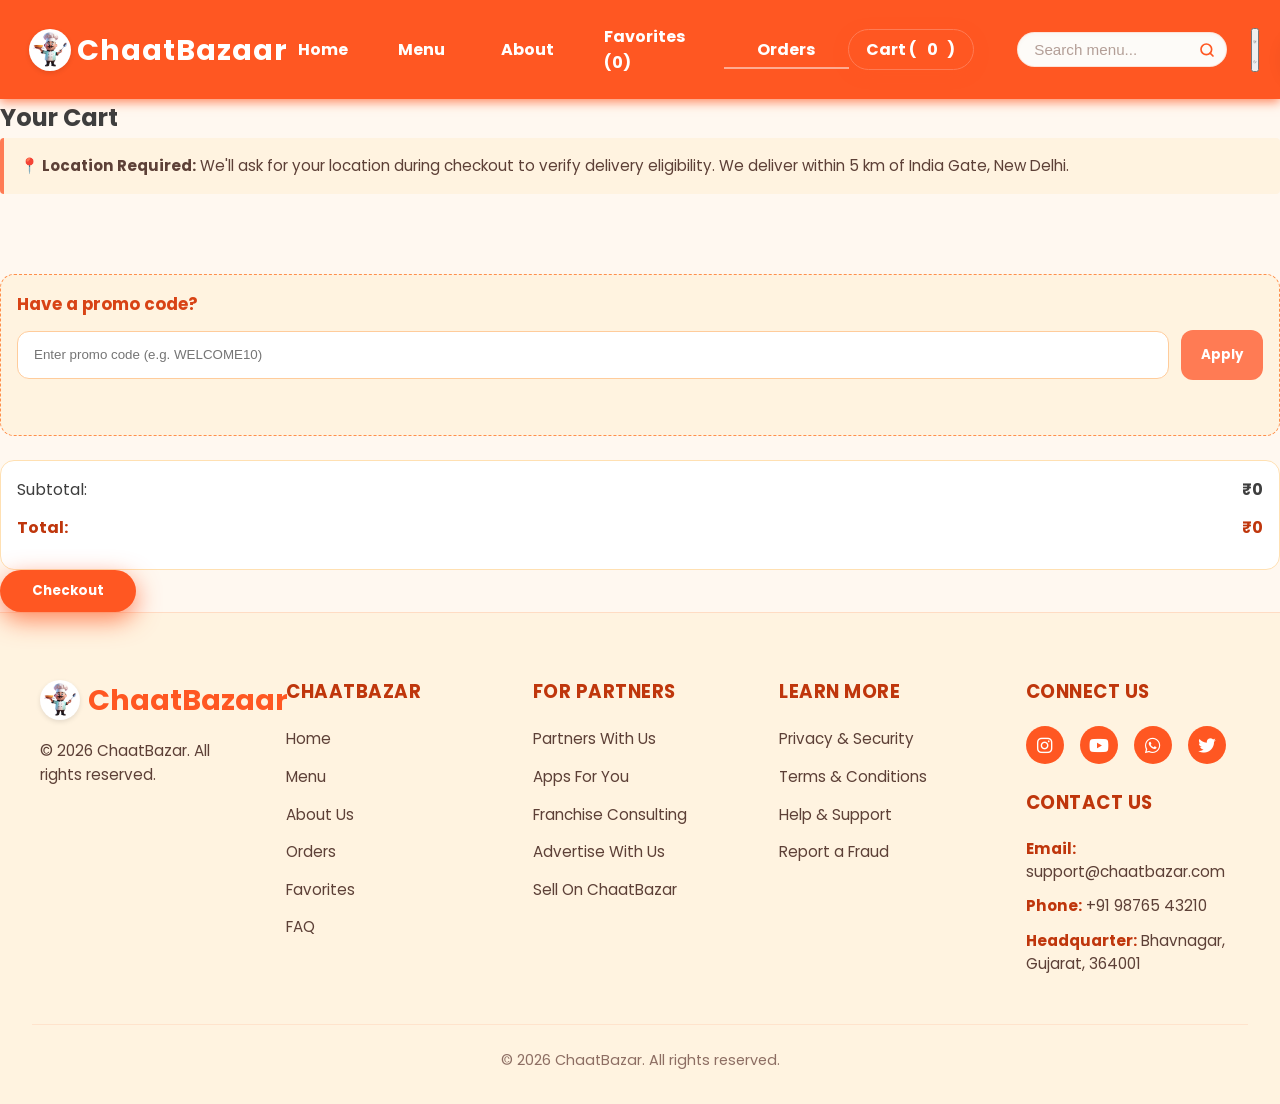
<file: cart.html>
<!DOCTYPE html>
<html lang="en">

<head>
  <meta charset="UTF-8">
  <meta name="viewport" content="width=device-width, initial-scale=1.0">
  <title>Cart - ChaatBazar</title>
  <link rel="stylesheet" href="https://cdnjs.cloudflare.com/ajax/libs/font-awesome/6.5.1/css/all.min.css" />
  <link rel="stylesheet" href="css/style.css">
  <link rel="stylesheet" href="css/delivery-tracker.css">
  <link rel="icon" href="img/logo.png" type="image/png" />
</head>

<body>

<header>
  <div class="header-inner container" role="banner">
    <a href="index.html" class="logo" aria-label="ChaatBazaar Home"><img src="img/logo.png" alt="ChaatBazaar Logo" class="navbar-logo-img" />ChaatBazaar</a>
    <nav role="navigation" aria-label="Primary Navigation">
      <a href="index.html" class="nav-link">Home</a>
      <div class="dropdown" tabindex="0" aria-haspopup="true" aria-expanded="false">
        <a href="menu.html" class="dropdown-toggle nav-link">Menu</a>
        <div class="dropdown-menu" role="menu" aria-label="Menu Categories">
          <a href="menu.html" role="menuitem" tabindex="-1" onclick="filterCategory('All')">All</a>
          <a href="menu.html" role="menuitem" tabindex="-1" onclick="filterCategory('Snacks')">Snacks</a>
          <a href="menu.html" role="menuitem" tabindex="-1" onclick="filterCategory('Chaat')">Chaat</a>
          <a href="menu.html" role="menuitem" tabindex="-1" onclick="filterCategory('Beverages')">Beverages</a>
        </div>
      </div>
      <a href="about.html" class="nav-link">About</a>
      <a href="favorites.html" class="nav-link">Favorites (<span id="fav-count">0</span>)</a>
      <a href="orders.html" class="nav-link">Orders</a>
      <a href="cart.html" class="nav-link cart-btn-modern active" id="cart-open-btn" aria-label="Cart">
        <span class="cart-icon-wrapper">
          <svg xmlns="http://www.w3.org/2000/svg" viewBox="0 0 24 24" fill="none" stroke="currentColor" stroke-width="2.2" stroke-linecap="round" stroke-linejoin="round" class="cart-svg-icon"><circle cx="9" cy="21" r="1"></circle><circle cx="20" cy="21" r="1"></circle><path d="M1 1h4l2.68 13.39a2 2 0 0 0 2 1.61h9.72a2 2 0 0 0 2-1.61L23 6H6"></path></svg>
          <span id="cart-count" class="cart-badge">0</span>
        </span>
        <span class="cart-text">Cart</span>
      </a>
      <div class="search-bar" role="search">
        <input type="search" placeholder="Search menu..." aria-label="Search menu" id="search-input" autocomplete="off" />
        <button aria-label="Search" id="search-btn">
          <svg xmlns="http://www.w3.org/2000/svg" viewBox="0 0 24 24" fill="none" stroke="currentColor" stroke-width="2.5" stroke-linecap="round" stroke-linejoin="round" class="search-svg"><circle cx="11" cy="11" r="8"></circle><line x1="21" y1="21" x2="16.65" y2="16.65"></line></svg>
        </button>
        <div class="search-suggestions" id="search-suggestions" style="display: none;"></div>
      </div>
      <button id="theme-toggle" class="theme-toggle" aria-label="Toggle Theme">
        <span class="theme-toggle-track">
          <span class="theme-toggle-icon sun-icon">
            <svg xmlns="http://www.w3.org/2000/svg" viewBox="0 0 24 24" fill="none" stroke="currentColor" stroke-linecap="round" stroke-linejoin="round"><circle cx="12" cy="12" r="5"></circle><line x1="12" y1="1" x2="12" y2="3"></line><line x1="12" y1="21" x2="12" y2="23"></line><line x1="4.22" y1="4.22" x2="5.64" y2="5.64"></line><line x1="18.36" y1="18.36" x2="19.78" y2="19.78"></line><line x1="1" y1="12" x2="3" y2="12"></line><line x1="21" y1="12" x2="23" y2="12"></line><line x1="4.22" y1="19.78" x2="5.64" y2="18.36"></line><line x1="18.36" y1="5.64" x2="19.78" y2="4.22"></line></svg>
          </span>
          <span class="theme-toggle-icon moon-icon">
            <svg xmlns="http://www.w3.org/2000/svg" viewBox="0 0 24 24" fill="none" stroke="currentColor" stroke-linecap="round" stroke-linejoin="round"><path d="M21 12.79A9 9 0 1 1 11.21 3 7 7 0 0 0 21 12.79z"></path></svg>
          </span>
          <span class="theme-toggle-thumb"></span>
        </span>
      </button>
      <div id="authNavItem" class="auth-nav-item">
        <a href="login.html" class="login-btn-nav">Login</a>
      </div>
    </nav>
  </div>
</header>


  <section class="cart-page">
    <h1>Your Cart</h1>
    <div class="delivery-info"
      style="background:#fff3e0;border-left:4px solid #FF7B54;padding:1rem;margin-bottom:1.5rem;border-radius:4px;">
      <p style="margin:0;color:#5d4037;font-size:0.95rem;">
        <strong>📍 Location Required:</strong> We'll ask for your location during checkout to verify delivery
        eligibility. We deliver within 5 km of India Gate, New Delhi.
      </p>
    </div>
    <div id="cart-items"></div>

    <section class="coupon-section">
      <h2>Have a promo code?</h2>
      <div class="coupon-input-row">
        <input id="coupon-code-input" type="text" placeholder="Enter promo code (e.g. WELCOME10)"
          aria-label="Coupon code">
        <button id="apply-coupon-btn" type="button">Apply</button>
      </div>
      <button id="remove-coupon-btn" type="button" class="secondary-btn" style="display:none;margin-top:0.75rem;">Remove
        coupon</button>
      <p id="coupon-message" class="coupon-message" aria-live="polite"></p>
      <p id="applied-coupon-label" class="coupon-applied-label"></p>
    </section>

    <section class="price-breakdown">
      <p>Subtotal: <strong id="coupon-subtotal">₹0</strong></p>
      <p id="coupon-discount-row" style="display:none;">Discount: <strong id="coupon-discount">-₹0</strong></p>
      <p class="grand-total">Total: <strong id="coupon-grand-total">₹0</strong></p>
    </section>

    <button id="checkout-btn">Checkout</button>
  </section>

<footer>
  <div class="footer-container">
    <div class="footer-column brand-col">
      <div class="footer-brand"><img src="img/logo.png" alt="ChaatBazaar Logo" class="footer-logo-img" />ChaatBazaar</div>
      <p class="footer-desc">Your ultimate destination for authentic and mouth-watering Indian street food - from crispy golgappas to hot samosas. Hassle-free delivery right to your doorstep.</p>
    </div>
    
    <div class="footer-column">
      <h3>ChaatBazar</h3>
      <ul class="footer-links">
        <li><a href="index.html">Home</a></li>
        <li><a href="menu.html">Menu</a></li>
        <li><a href="about.html">About Us</a></li>
        <li><a href="orders.html">Orders</a></li>
        <li><a href="favorites.html">Favorites</a></li>
        <li><a href="faq.html">FAQ</a></li>
      </ul>
    </div>
    
    <div class="footer-column">
      <h3>For Partners</h3>
      <ul class="footer-links">
        <li><a href="#">Partners With Us</a></li>
        <li><a href="#">Apps For You</a></li>
        <li><a href="#">Franchise Consulting</a></li>
        <li><a href="#">Advertise With Us</a></li>
        <li><a href="#">Sell On ChaatBazar</a></li>
      </ul>
    </div>
    
    <div class="footer-column">
      <h3>Learn More</h3>
      <ul class="footer-links">
        <li><a href="#">Privacy & Security</a></li>
        <li><a href="#">Terms & Conditions</a></li>
        <li><a href="#">Help & Support</a></li>
        <li><a href="#">Report a Fraud</a></li>
      </ul>
    </div>
    
    <div class="footer-column">
      <div class="footer-social-wrapper">
        <h3>Connect Us</h3>
        <div class="footer-social-icons">
          <a href="https://instagram.com" target="_blank" rel="noopener noreferrer" aria-label="Instagram"><i class="fa-brands fa-instagram"></i></a>
          <a href="https://youtube.com" target="_blank" rel="noopener noreferrer" aria-label="YouTube"><i class="fa-brands fa-youtube"></i></a>
          <a href="https://whatsapp.com" target="_blank" rel="noopener noreferrer" aria-label="WhatsApp"><i class="fa-brands fa-whatsapp"></i></a>
          <a href="https://twitter.com" target="_blank" rel="noopener noreferrer" aria-label="Twitter"><i class="fa-brands fa-twitter"></i></a>
        </div>
      </div>
      <h3>Contact Us</h3>
      <ul class="footer-contact-info">
        <li><strong>Email:</strong> support@chaatbazar.com</li>
        <li><strong>Phone:</strong> +91 98765 43210</li>
        <li><strong>Headquarter:</strong> Bhavnagar, Gujarat, 364001</li>
      </ul>
    </div>
  </div>
  <div class="footer-bottom">
    <p>&copy; 2026 ChaatBazar. All rights reserved.</p>
  </div>
</footer>

<div id="toast-notification" class="toast-notification"></div>
<script src="js/cart-manager.js"></script>
<script src="js/recently-viewed.js"></script>
<script src="js/delivery-tracker.js"></script>
<script src="js/geolocation.js"></script>
<script src="js/sanitization.js"></script>
<script src="js/loyalty.js"></script>
<script src="js/translations.js"></script>
<script src="js/i18n.js"></script>
<script src="js/main.js"></script>
<script src="js/auth.js"></script>

</body>

</html>
</file>
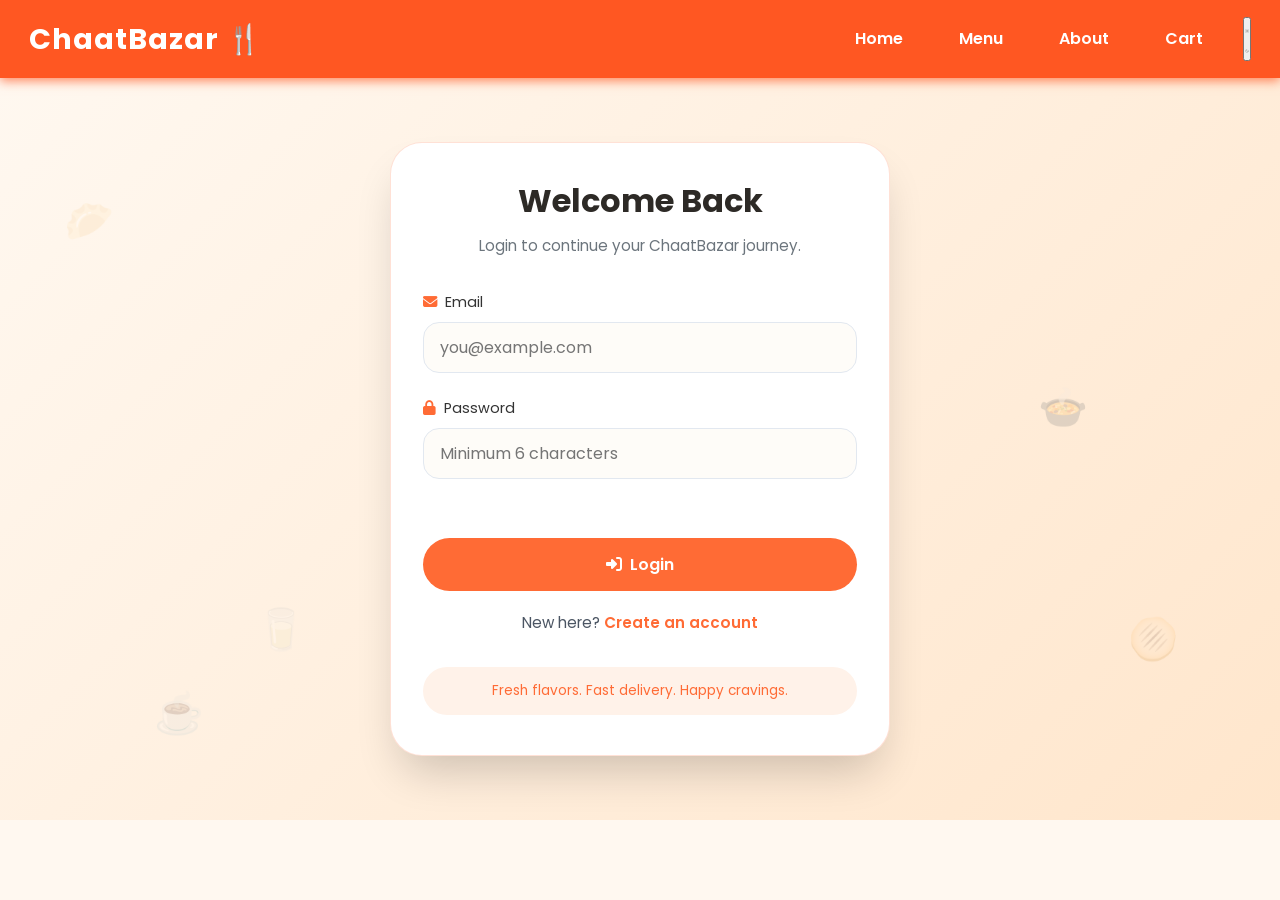
<file: dashboard.html>
<!DOCTYPE html>
<html lang="en">
<head>
  <meta charset="UTF-8" />
  <meta name="viewport" content="width=device-width, initial-scale=1.0" />
  <title>Dashboard | ChaatBazar</title>
  <link rel="preconnect" href="https://fonts.googleapis.com" />
  <link rel="preconnect" href="https://fonts.gstatic.com" crossorigin />
  <link href="https://fonts.googleapis.com/css2?family=Poppins:wght@400;500;600;700&display=swap" rel="stylesheet" />
  <link rel="stylesheet" href="https://cdnjs.cloudflare.com/ajax/libs/font-awesome/6.5.1/css/all.min.css" />
  <link rel="stylesheet" href="css/style.css" />
  <link rel="stylesheet" href="css/auth.css" />
  <link rel="icon" href="favicon.png" type="image/png" />
</head>
<body data-page-type="dashboard">
  <header>
    <div class="header-inner container" role="banner">
      <a href="index.html" class="logo" aria-label="ChaatBazar Home">ChaatBazar 🍴</a>
      <nav role="navigation" aria-label="Primary Navigation">
        <a href="index.html" class="nav-link">Home</a>
        <a href="menu.html" class="nav-link">Menu</a>
        <a href="index.html#about" class="nav-link">About</a>
        <a href="orders.html" class="nav-link">Orders</a>
        <a href="cart.html" class="nav-link">Cart</a>
        <button id="theme-toggle" class="theme-toggle" aria-label="Toggle Theme">
          <span class="theme-toggle-track">
            <span class="theme-toggle-icon sun-icon">
              <svg xmlns="http://www.w3.org/2000/svg" viewBox="0 0 24 24" fill="none" stroke="currentColor" stroke-linecap="round" stroke-linejoin="round"><circle cx="12" cy="12" r="5"></circle><line x1="12" y1="1" x2="12" y2="3"></line><line x1="12" y1="21" x2="12" y2="23"></line><line x1="4.22" y1="4.22" x2="5.64" y2="5.64"></line><line x1="18.36" y1="18.36" x2="19.78" y2="19.78"></line><line x1="1" y1="12" x2="3" y2="12"></line><line x1="21" y1="12" x2="23" y2="12"></line><line x1="4.22" y1="19.78" x2="5.64" y2="18.36"></line><line x1="18.36" y1="5.64" x2="19.78" y2="4.22"></line></svg>
            </span>
            <span class="theme-toggle-icon moon-icon">
              <svg xmlns="http://www.w3.org/2000/svg" viewBox="0 0 24 24" fill="none" stroke="currentColor" stroke-linecap="round" stroke-linejoin="round"><path d="M21 12.79A9 9 0 1 1 11.21 3 7 7 0 0 0 21 12.79z"></path></svg>
            </span>
            <span class="theme-toggle-thumb"></span>
          </span>
        </button>
        <div id="authNavItem" class="auth-nav-item">
          <a href="login.html" class="login-btn-nav">Login</a>
        </div>
      </nav>
    </div>
  </header>

  <main class="auth-main" role="main" aria-label="Dashboard page">
    <div class="food-animation-bg" aria-hidden="true">
      <span class="floating-food samosa">🥟</span>
      <span class="floating-food pani-puri">🫓</span>
      <span class="floating-food chaat">🍲</span>
      <span class="floating-food chai">☕</span>
      <span class="floating-food lassi">🥛</span>
    </div>

    <section class="auth-wrapper">
      <div class="dashboard-card">
        <div class="dashboard-page-header">
          <div class="dashboard-eyebrow">Dashboard</div>
          <h2>Dashboard - Coming Soon</h2>
          <p>Hi, <span id="dashboard-user-name">User</span>.</p>
        </div>

        <div class="dashboard-message">
          <strong>Coming Soon:</strong> this area will hold order history, saved preferences, rewards, and quick actions for your account.
        </div>

        <div class="profile-actions">
          <a href="profile.html" class="profile-action-link">View Profile</a>
          <a href="index.html" class="profile-action-link secondary">Back to Home</a>
        </div>
      </div>
    </section>
  </main>

  <script src="js/auth.js"></script>
</body>
</html>
</file>
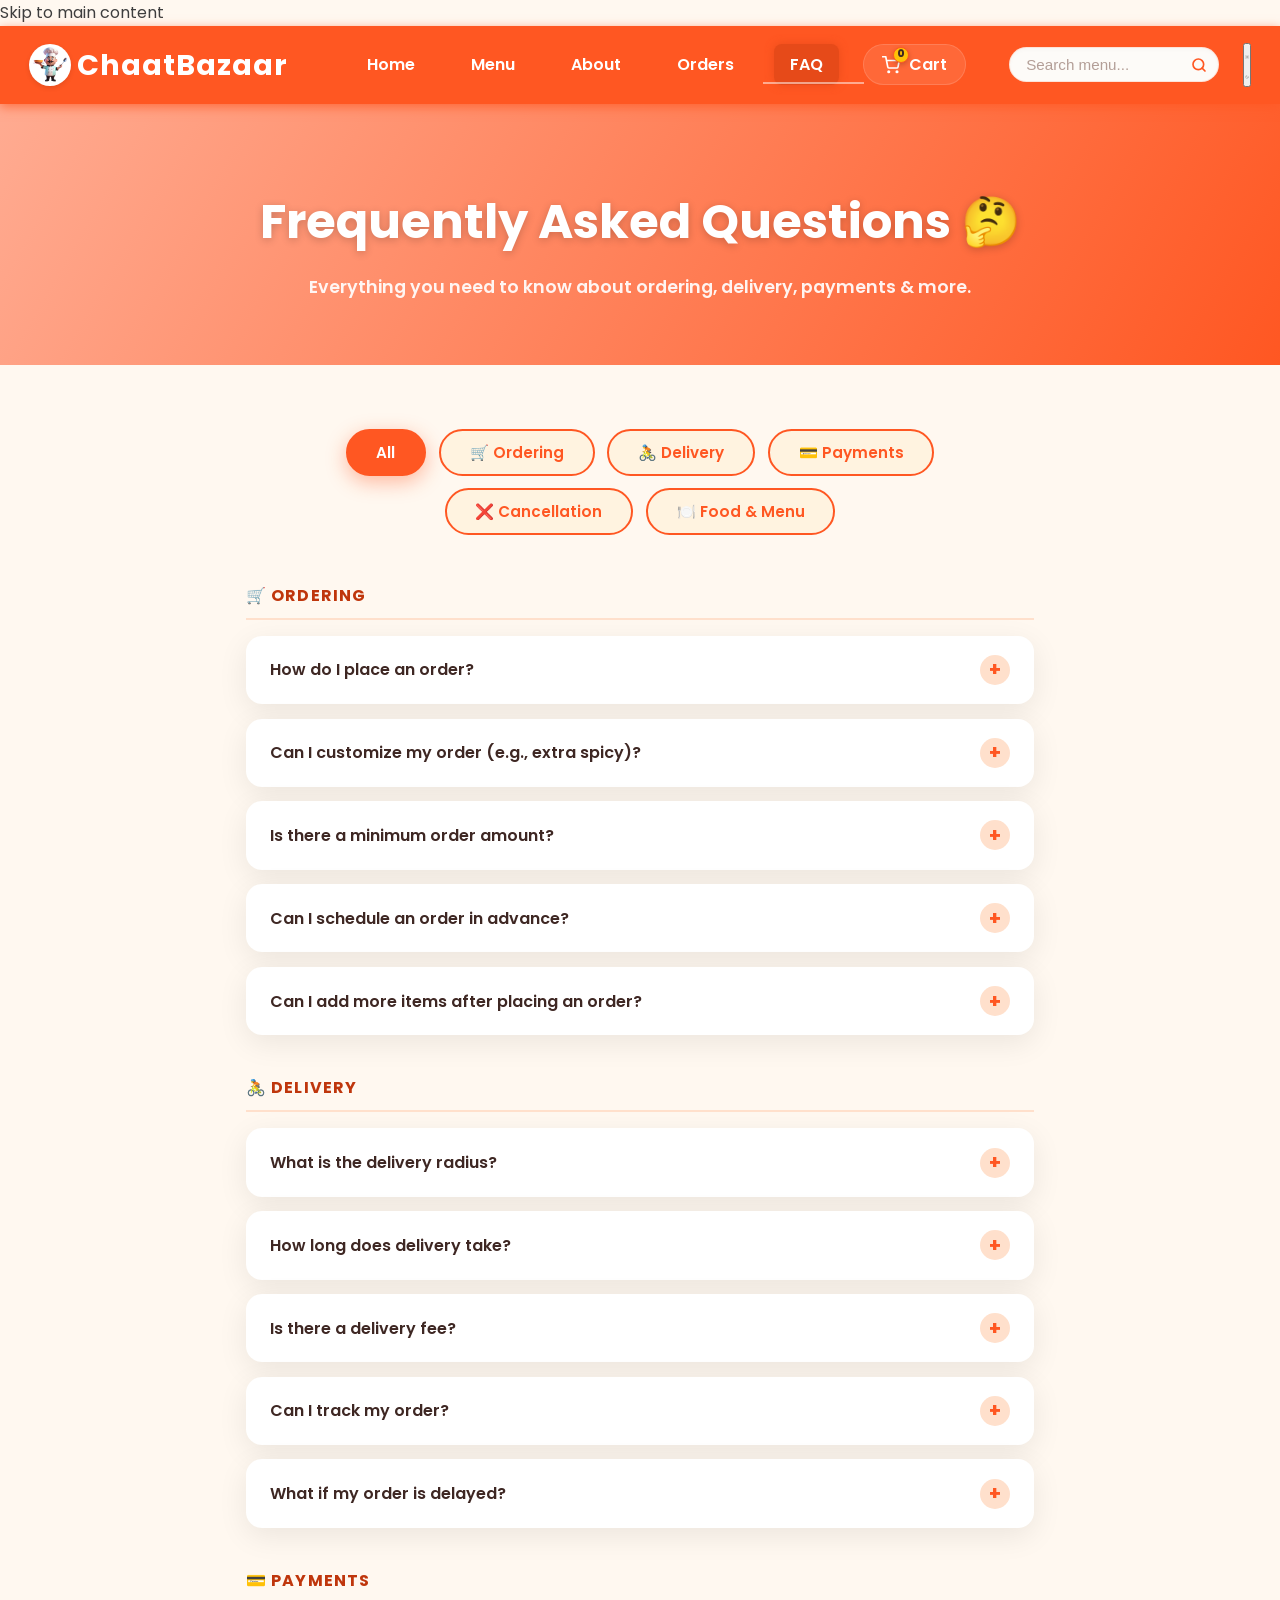
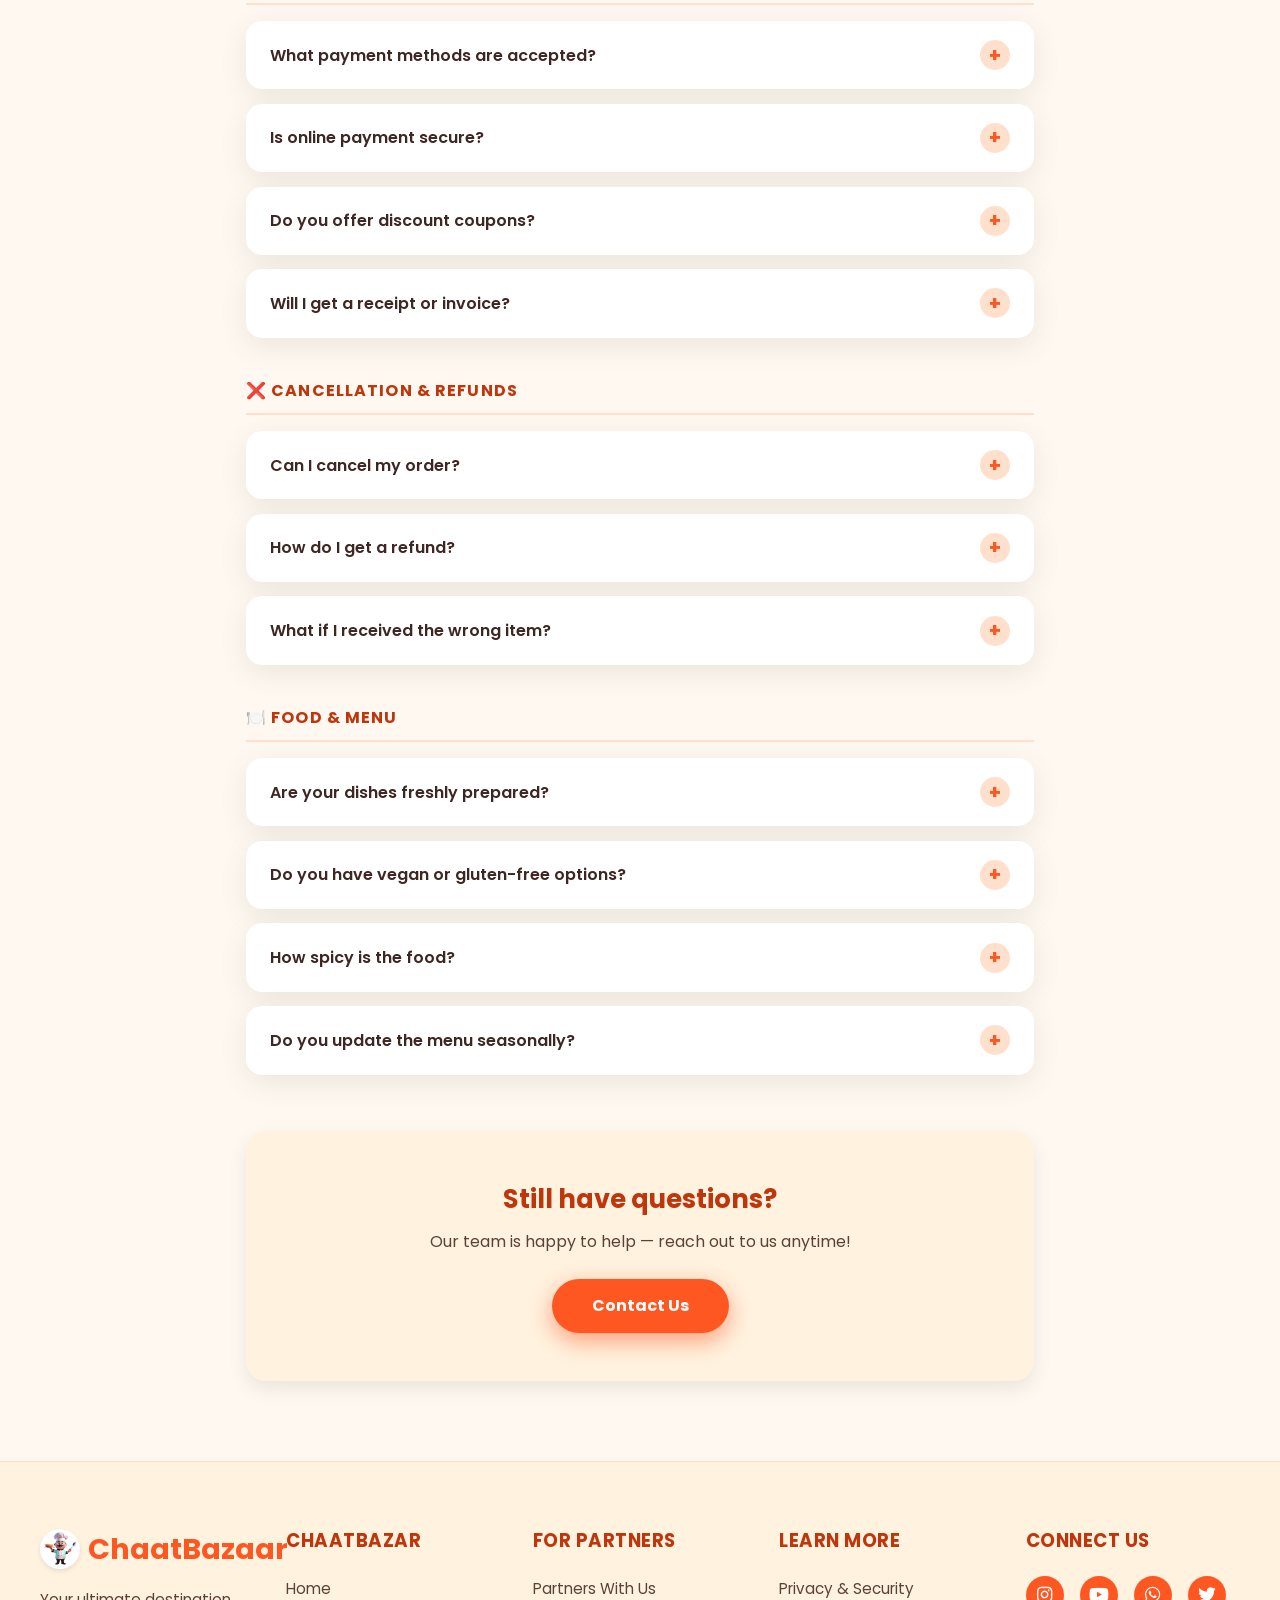
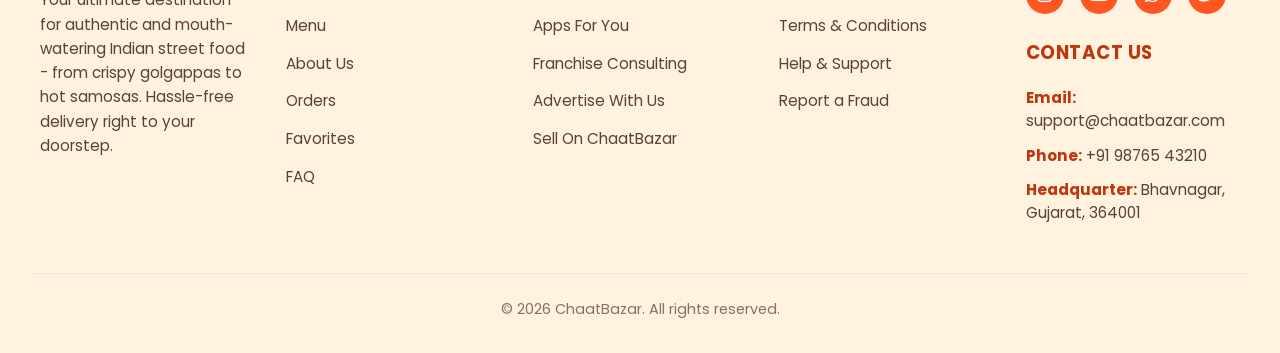
<file: faq.html>
<!DOCTYPE html>
<html lang="en">
<head>
  <meta charset="UTF-8" />
  <meta name="viewport" content="width=device-width, initial-scale=1" />
  <title>FAQ - ChaatBazaar</title>
  <meta name="description" content="Frequently asked questions about ChaatBazaar – ordering, delivery, payments, cancellation, and more." />

  <!-- Same fonts & icons as rest of site -->
  <link href="https://fonts.googleapis.com/css2?family=Poppins:wght@400;600;700&display=swap" rel="stylesheet" />
  <link rel="stylesheet" href="https://cdnjs.cloudflare.com/ajax/libs/font-awesome/6.5.1/css/all.min.css" />
  <link rel="stylesheet" href="css/style.css" />
  <link rel="icon" href="img/logo.png" type="image/png" />

  <style>
    /* ── FAQ Hero (mirrors .hero gradient, same palette) ── */
    .faq-hero {
      background: linear-gradient(120deg, #ffab91, #ff5722);
      color: #fff;
      text-align: center;
      padding: 5rem 1rem 4rem;
    }
    .faq-hero h1 {
      font-size: clamp(2rem, 5vw, 3rem);
      font-weight: 700;
      margin-bottom: 0.8rem;
      text-shadow: 0 2px 8px rgba(0,0,0,0.2);
    }
    .faq-hero p {
      font-size: 1.1rem;
      font-weight: 600;
      opacity: 0.92;
      margin: 0;
    }

    /* ── Page wrapper ── */
    .faq-page {
      max-width: 820px;
      margin: 0 auto;
      padding: 4rem 1rem 5rem;
    }

    /* ── Category tabs (same pill style as .filter-btn) ── */
    .faq-tabs {
      display: flex;
      flex-wrap: wrap;
      gap: 0.8rem;
      justify-content: center;
      margin-bottom: 3rem;
    }
    .faq-tab {
      background: #fff3e0;
      border: 2px solid #ff5722;
      color: #ff5722;
      padding: 0.6rem 1.8rem;
      border-radius: 50px;
      font-weight: 600;
      font-size: 0.95rem;
      font-family: 'Poppins', sans-serif;
      cursor: pointer;
      transition: all 0.3s ease;
    }
    .faq-tab.active,
    .faq-tab:hover {
      background: #ff5722;
      color: #fff;
      box-shadow: 0 6px 20px rgba(255,87,34,0.4);
    }

    /* ── Category heading ── */
    .faq-category { margin-bottom: 2.5rem; }
    .faq-category-title {
      font-size: 1rem;
      font-weight: 700;
      color: #bf360c;
      text-transform: uppercase;
      letter-spacing: 0.07em;
      margin-bottom: 1rem;
      padding-bottom: 0.6rem;
      border-bottom: 2px solid #ffe0cc;
    }

    /* ── Accordion item (matches .card shadow/radius language) ── */
    .faq-item {
      background: #fff;
      border-radius: 16px;
      box-shadow: 0 8px 30px rgba(0,0,0,0.08);
      margin-bottom: 0.9rem;
      overflow: hidden;
      transition: box-shadow 0.3s ease, transform 0.3s ease;
    }
    .faq-item:hover {
      box-shadow: 0 12px 35px rgba(255,87,34,0.12);
      transform: translateY(-2px);
    }

    /* ── Question button ── */
    .faq-question {
      width: 100%;
      background: none;
      border: none;
      padding: 1.2rem 1.5rem;
      text-align: left;
      font-family: 'Poppins', sans-serif;
      font-size: 1rem;
      font-weight: 600;
      color: #3e2723;
      cursor: pointer;
      display: flex;
      justify-content: space-between;
      align-items: center;
      gap: 1rem;
      transition: background 0.2s ease;
    }
    .faq-question:hover { background: #fff8f5; }

    .faq-icon {
      flex-shrink: 0;
      width: 30px;
      height: 30px;
      border-radius: 50%;
      background: #ffe0cc;
      display: flex;
      align-items: center;
      justify-content: center;
      font-size: 1.2rem;
      color: #ff5722;
      font-weight: 700;
      transition: transform 0.35s ease, background 0.25s ease, color 0.25s ease;
    }
    .faq-item.open .faq-icon {
      transform: rotate(45deg);
      background: #ff5722;
      color: #fff;
    }

    /* ── Answer panel ── */
    .faq-answer {
      max-height: 0;
      overflow: hidden;
      padding: 0 1.5rem;
      transition: max-height 0.4s ease, padding 0.25s ease;
      font-size: 0.97rem;
      color: #5d4037;
      line-height: 1.75;
    }
    .faq-item.open .faq-answer {
      max-height: 500px;
      padding: 0 1.5rem 1.3rem;
    }

    /* ── CTA box (matches .team-member card feel) ── */
    .faq-cta {
      margin-top: 3.5rem;
      background: #fff3e0;
      border-radius: 20px;
      box-shadow: 0 8px 20px rgba(0,0,0,0.08);
      padding: 3rem 2rem;
      text-align: center;
    }
    .faq-cta h2 {
      font-size: 1.6rem;
      font-weight: 700;
      color: #bf360c;
      margin-bottom: 0.6rem;
    }
    .faq-cta p {
      color: #5d4037;
      margin-bottom: 1.5rem;
      font-size: 1rem;
    }
    .faq-cta a {
      display: inline-block;
      background: #ff5722;
      color: #fff;
      padding: 0.9rem 2.5rem;
      border-radius: 50px;
      font-weight: 700;
      font-size: 1rem;
      text-decoration: none;
      box-shadow: 0 8px 25px rgba(255,87,34,0.55);
      transition: background 0.3s ease, transform 0.2s ease;
    }
    .faq-cta a:hover {
      background: #e64a19;
      transform: translateY(-2px);
      box-shadow: 0 10px 30px rgba(230,74,25,0.7);
    }

    /* ── Responsive ── */
    @media (max-width: 600px) {
      .faq-tabs { gap: 0.5rem; }
      .faq-tab  { padding: 0.5rem 1.2rem; font-size: 0.88rem; }
      .faq-question { font-size: 0.93rem; padding: 1rem 1.1rem; }
      .faq-answer   { padding: 0 1.1rem; }
      .faq-item.open .faq-answer { padding: 0 1.1rem 1rem; }
    }
  </style>
</head>
<body>

<!-- ═══════════ HEADER (exact copy from orders.html) ═══════════ -->
<header>
  <div class="header-inner container" role="banner">
    <a href="index.html" class="logo" aria-label="ChaatBazaar Home"><img src="img/logo.png" alt="ChaatBazaar Logo" class="navbar-logo-img" />ChaatBazaar</a>
    <nav role="navigation" aria-label="Primary Navigation">
      <a href="index.html" class="nav-link">Home</a>
      <div class="dropdown" tabindex="0" aria-haspopup="true" aria-expanded="false">
        <a href="menu.html" class="dropdown-toggle nav-link">Menu</a>
        <div class="dropdown-menu" role="menu" aria-label="Menu Categories">
          <a href="menu.html?filter=All#filters" role="menuitem" tabindex="-1" class="menu-filter" data-filter="All">All</a>
          <a href="menu.html?filter=Snacks#filters" role="menuitem" tabindex="-1" class="menu-filter" data-filter="Snacks">Snacks</a>
          <a href="menu.html?filter=Chaat#filters" role="menuitem" tabindex="-1" class="menu-filter" data-filter="Chaat">Chaat</a>
          <a href="menu.html?filter=Beverages#filters" role="menuitem" tabindex="-1" class="menu-filter" data-filter="Beverages">Beverages</a>
        </div>
      </div>
      <a href="about.html" class="nav-link">About</a>
      <a href="orders.html">Orders</a>
      <a href="faq.html" class="nav-link active">FAQ</a>
      <a href="cart.html" class="nav-link cart-btn-modern" id="cart-open-btn" aria-label="Cart">
        <span class="cart-icon-wrapper">
          <svg xmlns="http://www.w3.org/2000/svg" viewBox="0 0 24 24" fill="none" stroke="currentColor" stroke-width="2.2" stroke-linecap="round" stroke-linejoin="round" class="cart-svg-icon"><circle cx="9" cy="21" r="1"></circle><circle cx="20" cy="21" r="1"></circle><path d="M1 1h4l2.68 13.39a2 2 0 0 0 2 1.61h9.72a2 2 0 0 0 2-1.61L23 6H6"></path></svg>
          <span id="cart-count" class="cart-badge">0</span>
        </span>
        <span class="cart-text">Cart</span>
      </a>
      <div class="search-bar" role="search">
        <input type="search" placeholder="Search menu..." aria-label="Search menu" id="search-input" autocomplete="off" />
        <button aria-label="Search" id="search-btn">
          <svg xmlns="http://www.w3.org/2000/svg" viewBox="0 0 24 24" fill="none" stroke="currentColor" stroke-width="2.5" stroke-linecap="round" stroke-linejoin="round" class="search-svg"><circle cx="11" cy="11" r="8"></circle><line x1="21" y1="21" x2="16.65" y2="16.65"></line></svg>
        </button>
        <div class="search-suggestions" id="search-suggestions" style="display:none;"></div>
      </div>
      <button id="theme-toggle" class="theme-toggle" aria-label="Toggle Theme">
        <span class="theme-toggle-track">
          <span class="theme-toggle-icon sun-icon">
            <svg xmlns="http://www.w3.org/2000/svg" viewBox="0 0 24 24" fill="none" stroke="currentColor" stroke-linecap="round" stroke-linejoin="round"><circle cx="12" cy="12" r="5"></circle><line x1="12" y1="1" x2="12" y2="3"></line><line x1="12" y1="21" x2="12" y2="23"></line><line x1="4.22" y1="4.22" x2="5.64" y2="5.64"></line><line x1="18.36" y1="18.36" x2="19.78" y2="19.78"></line><line x1="1" y1="12" x2="3" y2="12"></line><line x1="21" y1="12" x2="23" y2="12"></line><line x1="4.22" y1="19.78" x2="5.64" y2="18.36"></line><line x1="18.36" y1="5.64" x2="19.78" y2="4.22"></line></svg>
          </span>
          <span class="theme-toggle-icon moon-icon">
            <svg xmlns="http://www.w3.org/2000/svg" viewBox="0 0 24 24" fill="none" stroke="currentColor" stroke-linecap="round" stroke-linejoin="round"><path d="M21 12.79A9 9 0 1 1 11.21 3 7 7 0 0 0 21 12.79z"></path></svg>
          </span>
          <span class="theme-toggle-thumb"></span>
        </span>
      </button>
    </nav>
  </div>
</header>

<!-- ═══════════ HERO ═══════════ -->
<section class="faq-hero" role="region" aria-label="FAQ Hero">
  <h1>Frequently Asked Questions 🤔</h1>
  <p>Everything you need to know about ordering, delivery, payments & more.</p>
</section>

<!-- ═══════════ FAQ CONTENT ═══════════ -->
<main class="faq-page">

  <!-- Category filter tabs -->
  <div class="faq-tabs" role="toolbar" aria-label="Filter FAQ categories">
    <button class="faq-tab active" data-filter="all">All</button>
    <button class="faq-tab" data-filter="ordering">🛒 Ordering</button>
    <button class="faq-tab" data-filter="delivery">🚴 Delivery</button>
    <button class="faq-tab" data-filter="payments">💳 Payments</button>
    <button class="faq-tab" data-filter="cancellation">❌ Cancellation</button>
    <button class="faq-tab" data-filter="food">🍽️ Food & Menu</button>
  </div>

  <!-- ── ORDERING ── -->
  <div class="faq-category" data-cat="ordering">
    <h2 class="faq-category-title">🛒 Ordering</h2>

    <div class="faq-item">
      <button class="faq-question">How do I place an order?<span class="faq-icon">+</span></button>
      <div class="faq-answer">Browse our menu, click <strong>Add</strong> on any item you love, then hit <strong>Checkout</strong> from the cart. Fill in your delivery details and confirm — hot street food is on its way!</div>
    </div>

    <div class="faq-item">
      <button class="faq-question">Can I customize my order (e.g., extra spicy)?<span class="faq-icon">+</span></button>
      <div class="faq-answer">Yes! Add a note in the <strong>Special Instructions</strong> field at checkout. Our chefs will do their best to accommodate your preferences.</div>
    </div>

    <div class="faq-item">
      <button class="faq-question">Is there a minimum order amount?<span class="faq-icon">+</span></button>
      <div class="faq-answer">Yes, the minimum order amount is <strong>₹50</strong>. This helps us ensure quality delivery service every time.</div>
    </div>

    <div class="faq-item">
      <button class="faq-question">Can I schedule an order in advance?<span class="faq-icon">+</span></button>
      <div class="faq-answer">Currently we only accept real-time orders. Scheduled ordering is coming soon — subscribe to our newsletter for updates!</div>
    </div>

    <div class="faq-item">
      <button class="faq-question">Can I add more items after placing an order?<span class="faq-icon">+</span></button>
      <div class="faq-answer">Once an order is placed and the kitchen starts preparing it, changes are not possible. You can always place a new order for additional items.</div>
    </div>
  </div>

  <!-- ── DELIVERY ── -->
  <div class="faq-category" data-cat="delivery">
    <h2 class="faq-category-title">🚴 Delivery</h2>

    <div class="faq-item">
      <button class="faq-question">What is the delivery radius?<span class="faq-icon">+</span></button>
      <div class="faq-answer">We deliver within a <strong>5 km radius</strong> of our kitchen. Enter your pincode at checkout to check if your area is covered.</div>
    </div>

    <div class="faq-item">
      <button class="faq-question">How long does delivery take?<span class="faq-icon">+</span></button>
      <div class="faq-answer">Most orders arrive in <strong>20–35 minutes</strong>. This may vary based on distance, traffic, and order volume during peak hours.</div>
    </div>

    <div class="faq-item">
      <button class="faq-question">Is there a delivery fee?<span class="faq-icon">+</span></button>
      <div class="faq-answer">Delivery is <strong>FREE</strong> for orders above ₹150. A small fee of <strong>₹20</strong> applies for orders below ₹150.</div>
    </div>

    <div class="faq-item">
      <button class="faq-question">Can I track my order?<span class="faq-icon">+</span></button>
      <div class="faq-answer">Yes! Once confirmed, visit the <a href="orders.html" style="color:#ff5722;font-weight:600;">Orders page</a> for live status: <em>Placed → Preparing → Out for Delivery → Delivered</em>.</div>
    </div>

    <div class="faq-item">
      <button class="faq-question">What if my order is delayed?<span class="faq-icon">+</span></button>
      <div class="faq-answer">If your order exceeds the estimated time by more than 15 minutes, please contact us via the Contact form. We'll update you immediately and may offer a discount on your next order.</div>
    </div>
  </div>

  <!-- ── PAYMENTS ── -->
  <div class="faq-category" data-cat="payments">
    <h2 class="faq-category-title">💳 Payments</h2>

    <div class="faq-item">
      <button class="faq-question">What payment methods are accepted?<span class="faq-icon">+</span></button>
      <div class="faq-answer">We accept <strong>UPI</strong> (GPay, PhonePe, Paytm), credit/debit cards, net banking, and <strong>Cash on Delivery (COD)</strong>. More options are coming soon!</div>
    </div>

    <div class="faq-item">
      <button class="faq-question">Is online payment secure?<span class="faq-icon">+</span></button>
      <div class="faq-answer">Absolutely. All transactions are SSL-encrypted and processed through trusted payment gateways. We never store your card details.</div>
    </div>

    <div class="faq-item">
      <button class="faq-question">Do you offer discount coupons?<span class="faq-icon">+</span></button>
      <div class="faq-answer">Yes! Use code <strong>FIRST20</strong> for 20% off your first order, or <strong>CHAAT10</strong> for 10% off any order above ₹100. Subscribe to our newsletter for more exclusive deals.</div>
    </div>

    <div class="faq-item">
      <button class="faq-question">Will I get a receipt or invoice?<span class="faq-icon">+</span></button>
      <div class="faq-answer">A digital receipt is emailed after every successful order. You can also find your full order history on the <a href="orders.html" style="color:#ff5722;font-weight:600;">Orders page</a>.</div>
    </div>
  </div>

  <!-- ── CANCELLATION ── -->
  <div class="faq-category" data-cat="cancellation">
    <h2 class="faq-category-title">❌ Cancellation & Refunds</h2>

    <div class="faq-item">
      <button class="faq-question">Can I cancel my order?<span class="faq-icon">+</span></button>
      <div class="faq-answer">You can cancel within <strong>2 minutes</strong> of placing the order. Once the kitchen begins preparing your food, cancellations are not possible.</div>
    </div>

    <div class="faq-item">
      <button class="faq-question">How do I get a refund?<span class="faq-icon">+</span></button>
      <div class="faq-answer">Refunds for eligible cancellations or wrong/missing items are processed within <strong>3–5 business days</strong> to your original payment method.</div>
    </div>

    <div class="faq-item">
      <button class="faq-question">What if I received the wrong item?<span class="faq-icon">+</span></button>
      <div class="faq-answer">We're sorry! Contact us within <strong>30 minutes</strong> of delivery with a photo. We'll either redeliver the correct item or issue a full refund.</div>
    </div>
  </div>

  <!-- ── FOOD & MENU ── -->
  <div class="faq-category" data-cat="food">
    <h2 class="faq-category-title">🍽️ Food & Menu</h2>

    <div class="faq-item">
      <button class="faq-question">Are your dishes freshly prepared?<span class="faq-icon">+</span></button>
      <div class="faq-answer">Yes! Every item is prepared fresh <strong>after your order is placed</strong>. We never use pre-packaged or frozen food.</div>
    </div>

    <div class="faq-item">
      <button class="faq-question">Do you have vegan or gluten-free options?<span class="faq-icon">+</span></button>
      <div class="faq-answer">Yes! Look for the <strong>🌱 Vegan</strong> and <strong>🌾 Gluten-Free</strong> badges on menu cards, or use the dietary filter on the <a href="menu.html" style="color:#ff5722;font-weight:600;">Menu page</a>.</div>
    </div>

    <div class="faq-item">
      <button class="faq-question">How spicy is the food?<span class="faq-icon">+</span></button>
      <div class="faq-answer">Each item shows a spice indicator (🌶️ Low / 🌶️🌶️ Medium / 🌶️🌶️🌶️ High). Use the Spice Level filter on the Menu page to find dishes matching your preference.</div>
    </div>

    <div class="faq-item">
      <button class="faq-question">Do you update the menu seasonally?<span class="faq-icon">+</span></button>
      <div class="faq-answer">Yes! We refresh our specials regularly based on seasonal ingredients and festive occasions. Check the <strong>Today's Specials</strong> section on the homepage for the latest additions.</div>
    </div>
  </div>

  <!-- ── Still have questions CTA ── -->
  <div class="faq-cta" role="complementary" aria-label="Contact us">
    <h2>Still have questions?</h2>
    <p>Our team is happy to help — reach out to us anytime!</p>
    <a href="index.html#about">Contact Us</a>
  </div>

</main>

<!-- ═══════════ FOOTER (exact match) ═══════════ -->
<footer>
  <div class="footer-container">
    <div class="footer-column brand-col">
      <div class="footer-brand"><img src="img/logo.png" alt="ChaatBazaar Logo" class="footer-logo-img" />ChaatBazaar</div>
      <p class="footer-desc">Your ultimate destination for authentic and mouth-watering Indian street food - from crispy golgappas to hot samosas. Hassle-free delivery right to your doorstep.</p>
    </div>
    
    <div class="footer-column">
      <h3>ChaatBazar</h3>
      <ul class="footer-links">
        <li><a href="index.html">Home</a></li>
        <li><a href="menu.html">Menu</a></li>
        <li><a href="about.html">About Us</a></li>
        <li><a href="orders.html">Orders</a></li>
        <li><a href="favorites.html">Favorites</a></li>
        <li><a href="faq.html">FAQ</a></li>
      </ul>
    </div>
    
    <div class="footer-column">
      <h3>For Partners</h3>
      <ul class="footer-links">
        <li><a href="#">Partners With Us</a></li>
        <li><a href="#">Apps For You</a></li>
        <li><a href="#">Franchise Consulting</a></li>
        <li><a href="#">Advertise With Us</a></li>
        <li><a href="#">Sell On ChaatBazar</a></li>
      </ul>
    </div>
    
    <div class="footer-column">
      <h3>Learn More</h3>
      <ul class="footer-links">
        <li><a href="#">Privacy & Security</a></li>
        <li><a href="#">Terms & Conditions</a></li>
        <li><a href="#">Help & Support</a></li>
        <li><a href="#">Report a Fraud</a></li>
      </ul>
    </div>
    
    <div class="footer-column">
      <div class="footer-social-wrapper">
        <h3>Connect Us</h3>
        <div class="footer-social-icons">
          <a href="https://instagram.com" target="_blank" rel="noopener noreferrer" aria-label="Instagram"><i class="fa-brands fa-instagram"></i></a>
          <a href="https://youtube.com" target="_blank" rel="noopener noreferrer" aria-label="YouTube"><i class="fa-brands fa-youtube"></i></a>
          <a href="https://whatsapp.com" target="_blank" rel="noopener noreferrer" aria-label="WhatsApp"><i class="fa-brands fa-whatsapp"></i></a>
          <a href="https://twitter.com" target="_blank" rel="noopener noreferrer" aria-label="Twitter"><i class="fa-brands fa-twitter"></i></a>
        </div>
      </div>
      <h3>Contact Us</h3>
      <ul class="footer-contact-info">
        <li><strong>Email:</strong> support@chaatbazar.com</li>
        <li><strong>Phone:</strong> +91 98765 43210</li>
        <li><strong>Headquarter:</strong> Bhavnagar, Gujarat, 364001</li>
      </ul>
    </div>
  </div>
  <div class="footer-bottom">
    <p>&copy; 2026 ChaatBazar. All rights reserved.</p>
  </div>
</footer>

<script src="js/cart-manager.js"></script>
<script src="js/recently-viewed.js"></script>
<script src="js/delivery-tracker.js"></script>
<script src="js/geolocation.js"></script>
<script src="js/sanitization.js"></script>
<script src="js/main.js"></script>
<script src="js/auth.js"></script>
<script src="js/accessibility.js"></script>
<script>
  // ── Accordion ──
  document.querySelectorAll('.faq-question').forEach(btn => {
    btn.addEventListener('click', () => {
      const item = btn.closest('.faq-item');
      const isOpen = item.classList.contains('open');
      document.querySelectorAll('.faq-item.open').forEach(el => el.classList.remove('open'));
      if (!isOpen) item.classList.add('open');
    });
  });

  // ── Category tab filter ──
  document.querySelectorAll('.faq-tab').forEach(tab => {
    tab.addEventListener('click', () => {
      document.querySelectorAll('.faq-tab').forEach(t => t.classList.remove('active'));
      tab.classList.add('active');

      const filter = tab.dataset.filter;
      document.querySelectorAll('.faq-category').forEach(cat => {
        cat.style.display = (filter === 'all' || cat.dataset.cat === filter) ? 'block' : 'none';
      });

      // Close open items when switching category
      document.querySelectorAll('.faq-item.open').forEach(el => el.classList.remove('open'));
    });
  });
</script>
</body>
</html>
</file>
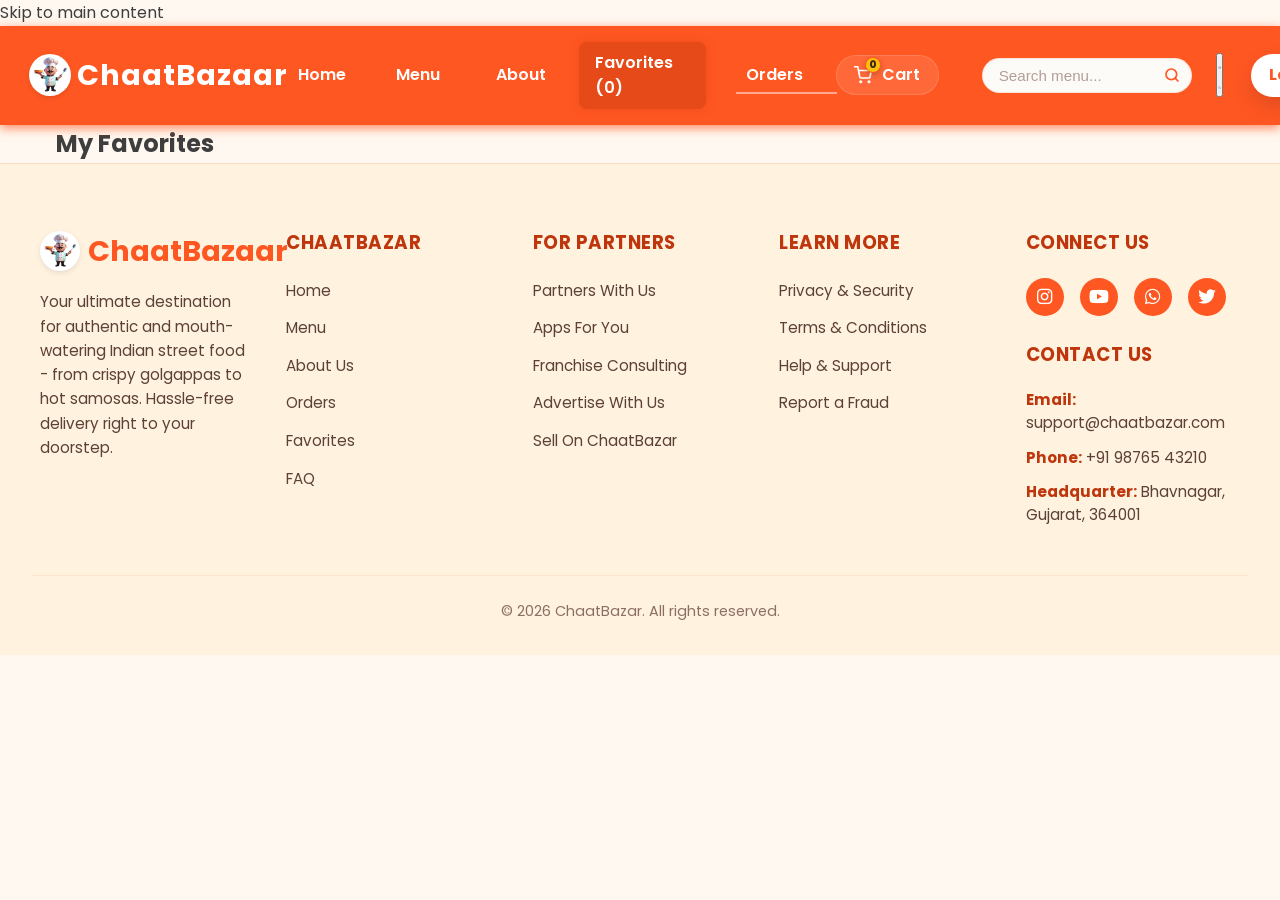
<file: favorites.html>
<!DOCTYPE html>
<html lang="en">

<head>
  <meta charset="UTF-8">
  <meta name="viewport" content="width=device-width, initial-scale=1.0">
  <title>My Favorites - ChaatBazar</title>

  <!-- Google Fonts -->
  <link href="https://fonts.googleapis.com/css2?family=Poppins:wght@400;600;700&display=swap" rel="stylesheet" />
  <link rel="stylesheet" href="css/style.css">
  <link rel="stylesheet" href="https://cdnjs.cloudflare.com/ajax/libs/font-awesome/6.5.1/css/all.min.css">
  <link rel="icon" href="img/logo.png" type="image/png" />
</head>

<body>
  <header>
    <div class="header-inner container" role="banner">
      <a href="index.html" class="logo" aria-label="ChaatBazaar Home"><img src="img/logo.png" alt="ChaatBazaar Logo" class="navbar-logo-img" />ChaatBazaar</a>
      <nav role="navigation" aria-label="Primary Navigation">
        <a href="index.html" class="nav-link">Home</a>
        <div class="dropdown" tabindex="0" aria-haspopup="true" aria-expanded="false">
          <a href="menu.html" class="dropdown-toggle nav-link">Menu</a>
          <div class="dropdown-menu" role="menu" aria-label="Menu Categories">
            <a href="menu.html?filter=All#filters" role="menuitem" tabindex="-1" class="menu-filter" data-filter="All">All</a>
            <a href="menu.html?filter=Snacks#filters" role="menuitem" tabindex="-1" class="menu-filter" data-filter="Snacks">Snacks</a>
            <a href="menu.html?filter=Chaat#filters" role="menuitem" tabindex="-1" class="menu-filter" data-filter="Chaat">Chaat</a>
            <a href="menu.html?filter=Beverages#filters" role="menuitem" tabindex="-1" class="menu-filter" data-filter="Beverages">Beverages</a>
          </div>
        </div>
        <a href="about.html" class="nav-link">About</a>
        <a href="favorites.html" class="nav-link active">Favorites (<span id="fav-count">0</span>)</a>
        <a href="orders.html" class="nav-link">Orders</a>
        <a href="cart.html" class="nav-link cart-btn-modern" id="cart-open-btn" aria-label="Cart">
          <span class="cart-icon-wrapper">
            <svg xmlns="http://www.w3.org/2000/svg" viewBox="0 0 24 24" fill="none" stroke="currentColor" stroke-width="2.2" stroke-linecap="round" stroke-linejoin="round" class="cart-svg-icon"><circle cx="9" cy="21" r="1"></circle><circle cx="20" cy="21" r="1"></circle><path d="M1 1h4l2.68 13.39a2 2 0 0 0 2 1.61h9.72a2 2 0 0 0 2-1.61L23 6H6"></path></svg>
            <span id="cart-count" class="cart-badge">0</span>
          </span>
          <span class="cart-text">Cart</span>
        </a>
        <div class="search-bar" role="search">
          <input type="search" placeholder="Search menu..." aria-label="Search menu" id="search-input"
            autocomplete="off" />
          <button aria-label="Search" id="search-btn">
            <svg xmlns="http://www.w3.org/2000/svg" viewBox="0 0 24 24" fill="none" stroke="currentColor" stroke-width="2.5" stroke-linecap="round" stroke-linejoin="round" class="search-svg"><circle cx="11" cy="11" r="8"></circle><line x1="21" y1="21" x2="16.65" y2="16.65"></line></svg>
          </button>
          <div class="search-suggestions" id="search-suggestions" style="display: none;"></div>
        </div>
        <button id="theme-toggle" class="theme-toggle" aria-label="Toggle Theme">
          <span class="theme-toggle-track">
            <span class="theme-toggle-icon sun-icon">
              <svg xmlns="http://www.w3.org/2000/svg" viewBox="0 0 24 24" fill="none" stroke="currentColor" stroke-linecap="round" stroke-linejoin="round"><circle cx="12" cy="12" r="5"></circle><line x1="12" y1="1" x2="12" y2="3"></line><line x1="12" y1="21" x2="12" y2="23"></line><line x1="4.22" y1="4.22" x2="5.64" y2="5.64"></line><line x1="18.36" y1="18.36" x2="19.78" y2="19.78"></line><line x1="1" y1="12" x2="3" y2="12"></line><line x1="21" y1="12" x2="23" y2="12"></line><line x1="4.22" y1="19.78" x2="5.64" y2="18.36"></line><line x1="18.36" y1="5.64" x2="19.78" y2="4.22"></line></svg>
            </span>
            <span class="theme-toggle-icon moon-icon">
              <svg xmlns="http://www.w3.org/2000/svg" viewBox="0 0 24 24" fill="none" stroke="currentColor" stroke-linecap="round" stroke-linejoin="round"><path d="M21 12.79A9 9 0 1 1 11.21 3 7 7 0 0 0 21 12.79z"></path></svg>
            </span>
            <span class="theme-toggle-thumb"></span>
          </span>
        </button>

        <div id="authNavItem" class="auth-nav-item">
          <a href="login.html" class="login-btn-nav">Login</a>
        </div>
      </nav>
    </div>
  </header>
  <section class="favorites-page container">
    <h1>My Favorites</h1>

    <div class="favorites-container cards" id="favorites-container" aria-live="polite">
      <!-- Favorited items will be rendered here dynamically -->
    </div>
  </section>
  <footer>
    <div class="footer-container">
      <div class="footer-column brand-col">
        <div class="footer-brand"><img src="img/logo.png" alt="ChaatBazaar Logo" class="footer-logo-img" />ChaatBazaar</div>
        <p class="footer-desc">Your ultimate destination for authentic and mouth-watering Indian street food - from crispy golgappas to hot samosas. Hassle-free delivery right to your doorstep.</p>
      </div>
      
      <div class="footer-column">
        <h3>ChaatBazar</h3>
        <ul class="footer-links">
          <li><a href="index.html">Home</a></li>
          <li><a href="menu.html">Menu</a></li>
          <li><a href="about.html">About Us</a></li>
          <li><a href="orders.html">Orders</a></li>
          <li><a href="favorites.html">Favorites</a></li>
          <li><a href="faq.html">FAQ</a></li>
        </ul>
      </div>
      
      <div class="footer-column">
        <h3>For Partners</h3>
        <ul class="footer-links">
          <li><a href="#">Partners With Us</a></li>
          <li><a href="#">Apps For You</a></li>
          <li><a href="#">Franchise Consulting</a></li>
          <li><a href="#">Advertise With Us</a></li>
          <li><a href="#">Sell On ChaatBazar</a></li>
        </ul>
      </div>
      
      <div class="footer-column">
        <h3>Learn More</h3>
        <ul class="footer-links">
          <li><a href="#">Privacy & Security</a></li>
          <li><a href="#">Terms & Conditions</a></li>
          <li><a href="#">Help & Support</a></li>
          <li><a href="#">Report a Fraud</a></li>
        </ul>
      </div>
      
      <div class="footer-column">
        <div class="footer-social-wrapper">
          <h3>Connect Us</h3>
          <div class="footer-social-icons">
            <a href="https://instagram.com" target="_blank" rel="noopener noreferrer" aria-label="Instagram"><i class="fa-brands fa-instagram"></i></a>
            <a href="https://youtube.com" target="_blank" rel="noopener noreferrer" aria-label="YouTube"><i class="fa-brands fa-youtube"></i></a>
            <a href="https://whatsapp.com" target="_blank" rel="noopener noreferrer" aria-label="WhatsApp"><i class="fa-brands fa-whatsapp"></i></a>
            <a href="https://twitter.com" target="_blank" rel="noopener noreferrer" aria-label="Twitter"><i class="fa-brands fa-twitter"></i></a>
          </div>
        </div>
        <h3>Contact Us</h3>
        <ul class="footer-contact-info">
          <li><strong>Email:</strong> support@chaatbazar.com</li>
          <li><strong>Phone:</strong> +91 98765 43210</li>
          <li><strong>Headquarter:</strong> Bhavnagar, Gujarat, 364001</li>
        </ul>
      </div>
    </div>
    <div class="footer-bottom">
      <p>&copy; 2026 ChaatBazar. All rights reserved.</p>
    </div>
  </footer>
  <script src="js/cart-manager.js"></script>
  <script src="js/recently-viewed.js"></script>
  <script src="js/delivery-tracker.js"></script>
  <script src="js/geolocation.js"></script>
  <script src="js/sanitization.js"></script>
  <script src="js/loyalty.js"></script>
  <script src="js/main.js"></script>
  <script src="js/auth.js"></script>
  <script src="js/accessibility.js"></script>
</body>

</html>
</file>
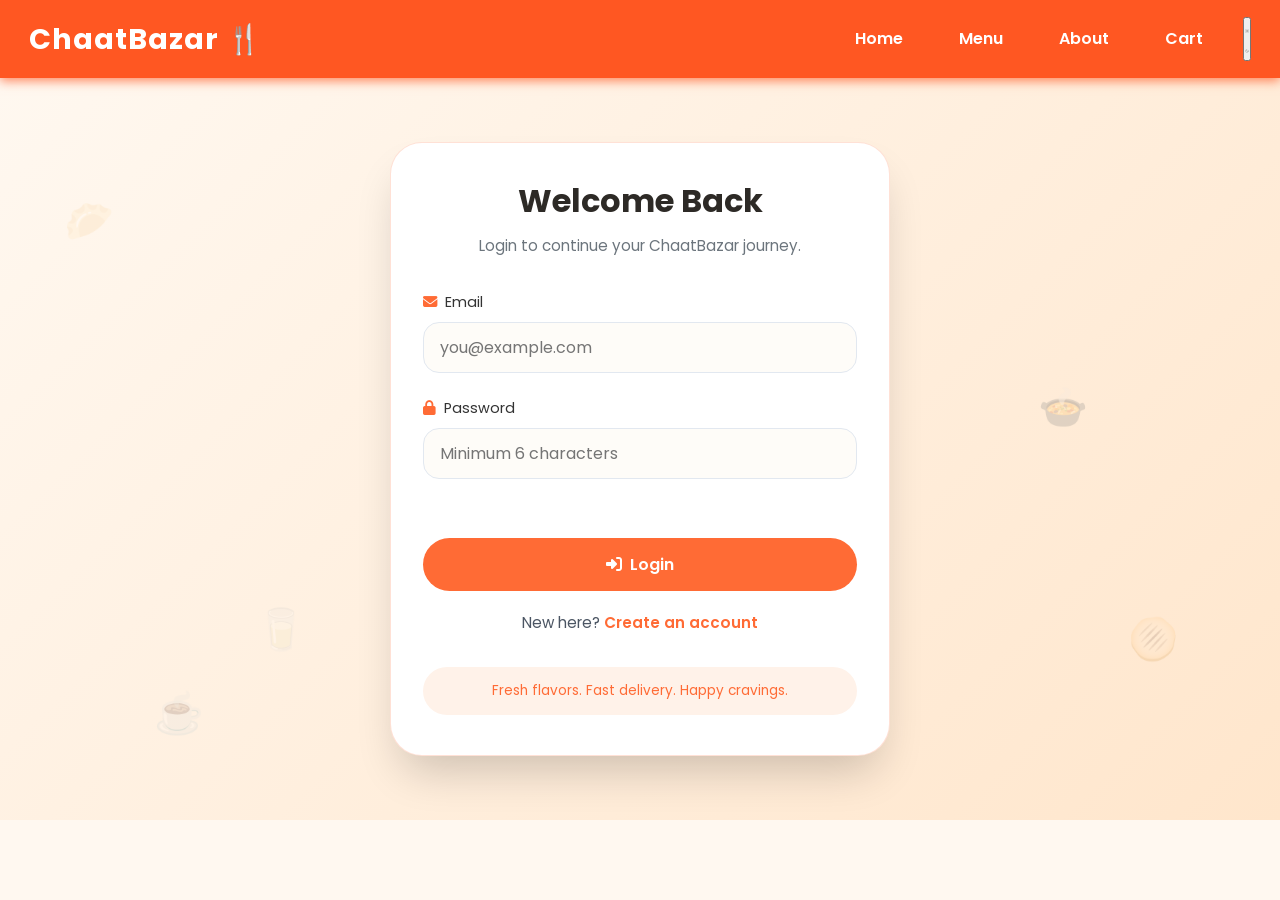
<file: login.html>
<!DOCTYPE html>
<html lang="en">
<head>
  <meta charset="UTF-8" />
  <meta name="viewport" content="width=device-width, initial-scale=1.0" />
  <title>Login | ChaatBazar</title>
  <link rel="preconnect" href="https://fonts.googleapis.com" />
  <link rel="preconnect" href="https://fonts.gstatic.com" crossorigin />
  <link href="https://fonts.googleapis.com/css2?family=Poppins:wght@400;500;600;700&display=swap" rel="stylesheet" />
  <link rel="stylesheet" href="https://cdnjs.cloudflare.com/ajax/libs/font-awesome/6.5.1/css/all.min.css" />
  <link rel="stylesheet" href="css/style.css" />
  <link rel="stylesheet" href="css/auth.css" />
</head>
<body data-page-type="login">
  <header>
    <div class="header-inner container" role="banner">
      <a href="index.html" class="logo" aria-label="ChaatBazar Home">ChaatBazar 🍴</a>
      <nav role="navigation" aria-label="Primary Navigation">
        <a href="index.html" class="nav-link">Home</a>
        <a href="menu.html" class="nav-link">Menu</a>
        <a href="about.html" class="nav-link">About</a>
        <a href="cart.html" class="nav-link">Cart</a>
        <button id="theme-toggle" class="theme-toggle" aria-label="Toggle Theme">
          <span class="theme-toggle-track">
            <span class="theme-toggle-icon sun-icon">
              <svg xmlns="http://www.w3.org/2000/svg" viewBox="0 0 24 24" fill="none" stroke="currentColor" stroke-linecap="round" stroke-linejoin="round"><circle cx="12" cy="12" r="5"></circle><line x1="12" y1="1" x2="12" y2="3"></line><line x1="12" y1="21" x2="12" y2="23"></line><line x1="4.22" y1="4.22" x2="5.64" y2="5.64"></line><line x1="18.36" y1="18.36" x2="19.78" y2="19.78"></line><line x1="1" y1="12" x2="3" y2="12"></line><line x1="21" y1="12" x2="23" y2="12"></line><line x1="4.22" y1="19.78" x2="5.64" y2="18.36"></line><line x1="18.36" y1="5.64" x2="19.78" y2="4.22"></line></svg>
            </span>
            <span class="theme-toggle-icon moon-icon">
              <svg xmlns="http://www.w3.org/2000/svg" viewBox="0 0 24 24" fill="none" stroke="currentColor" stroke-linecap="round" stroke-linejoin="round"><path d="M21 12.79A9 9 0 1 1 11.21 3 7 7 0 0 0 21 12.79z"></path></svg>
            </span>
            <span class="theme-toggle-thumb"></span>
          </span>
        </button>
      </nav>
    </div>
  </header>

  <main class="auth-main" role="main" aria-label="Login form">
    <div class="food-animation-bg" aria-hidden="true">
      <span class="floating-food samosa">🥟</span>
      <span class="floating-food pani-puri">🫓</span>
      <span class="floating-food chaat">🍲</span>
      <span class="floating-food chai">☕</span>
      <span class="floating-food lassi">🥛</span>
    </div>

    <section class="auth-wrapper">
      <div class="auth-card">
        <div class="auth-header">
          <h2>Welcome Back</h2>
          <p>Login to continue your ChaatBazar journey.</p>
        </div>

        <form id="login-form" novalidate>
          <div class="input-group">
            <label for="login-email"><i class="fa-solid fa-envelope"></i>Email</label>
            <input type="email" id="login-email" placeholder="you@example.com" autocomplete="email" required />
            <p id="login-email-error" class="error-message" aria-live="polite"></p>
          </div>

          <div class="input-group">
            <label for="login-password"><i class="fa-solid fa-lock"></i>Password</label>
            <input type="password" id="login-password" placeholder="Minimum 6 characters" minlength="6" autocomplete="current-password" required />
            <p id="login-password-error" class="error-message" aria-live="polite"></p>
          </div>

          <p class="form-message" aria-live="polite"></p>

          <button type="submit" class="auth-btn">
            <i class="fa-solid fa-right-to-bracket"></i>
            Login
          </button>
        </form>

        <p class="auth-switch-text">
          New here?
          <a class="auth-link" href="signup.html">Create an account</a>
        </p>

        <p class="auth-footer-note">Fresh flavors. Fast delivery. Happy cravings.</p>
      </div>
    </section>
  </main>

  <script src="js/auth.js"></script>
</body>
</html>
</file>
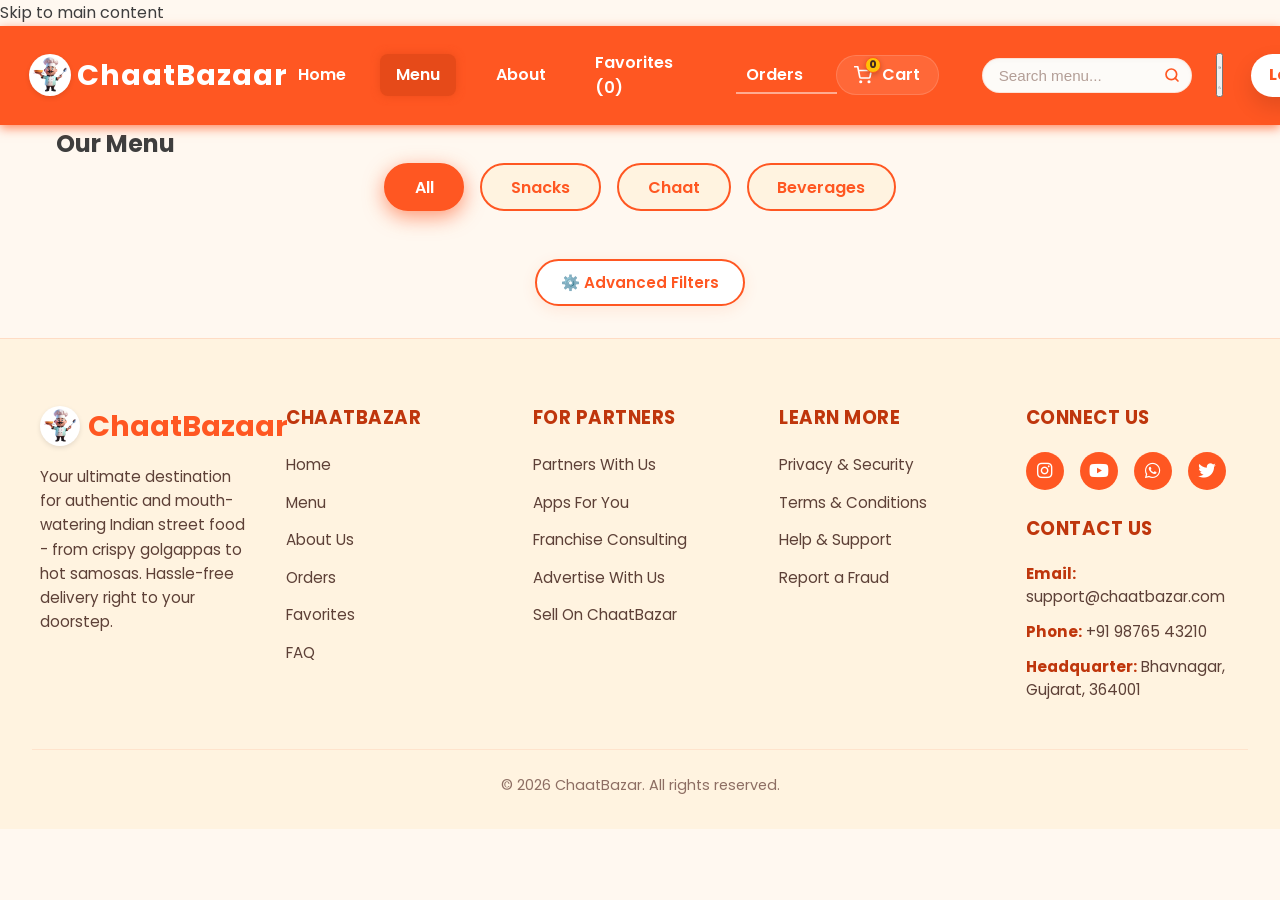
<file: menu.html>
<!DOCTYPE html>
<html lang="en">
<head>
  <meta charset="UTF-8">
  <meta name="viewport" content="width=device-width, initial-scale=1.0">
  <title>Menu - ChaatBazar</title>
  
  <!-- Google Fonts -->
  <link href="https://fonts.googleapis.com/css2?family=Poppins:wght@400;600;700&display=swap" rel="stylesheet" />
  <link rel="stylesheet" href="https://cdnjs.cloudflare.com/ajax/libs/font-awesome/6.5.1/css/all.min.css" />
  <link rel="stylesheet" href="css/style.css">
  <link rel="icon" href="img/logo.png" type="image/png" />
</head>
<body>

<header>
  <div class="header-inner container" role="banner">
    <a href="index.html" class="logo" aria-label="ChaatBazaar Home"><img src="img/logo.png" alt="ChaatBazaar Logo" class="navbar-logo-img" />ChaatBazaar</a>
    <nav role="navigation" aria-label="Primary Navigation">
      <a href="index.html" class="nav-link">Home</a>
      <div class="dropdown" tabindex="0" aria-haspopup="true" aria-expanded="false">
        <a href="menu.html" class="dropdown-toggle nav-link active">Menu</a>
        <div class="dropdown-menu" role="menu" aria-label="Menu Categories">
          <a href="menu.html?filter=All#filters" role="menuitem" tabindex="-1" class="menu-filter" data-filter="All">All</a>
          <a href="menu.html?filter=Snacks#filters" role="menuitem" tabindex="-1" class="menu-filter" data-filter="Snacks">Snacks</a>
          <a href="menu.html?filter=Chaat#filters" role="menuitem" tabindex="-1" class="menu-filter" data-filter="Chaat">Chaat</a>
          <a href="menu.html?filter=Beverages#filters" role="menuitem" tabindex="-1" class="menu-filter" data-filter="Beverages">Beverages</a>
        </div>
      </div>
      <a href="about.html" class="nav-link">About</a>
      <a href="favorites.html" class="nav-link">Favorites (<span id="fav-count">0</span>)</a>
      <a href="orders.html" class="nav-link">Orders</a>
      <a href="cart.html" class="nav-link cart-btn-modern" id="cart-open-btn" aria-label="Cart">
        <span class="cart-icon-wrapper">
          <svg xmlns="http://www.w3.org/2000/svg" viewBox="0 0 24 24" fill="none" stroke="currentColor" stroke-width="2.2" stroke-linecap="round" stroke-linejoin="round" class="cart-svg-icon"><circle cx="9" cy="21" r="1"></circle><circle cx="20" cy="21" r="1"></circle><path d="M1 1h4l2.68 13.39a2 2 0 0 0 2 1.61h9.72a2 2 0 0 0 2-1.61L23 6H6"></path></svg>
          <span id="cart-count" class="cart-badge">0</span>
        </span>
        <span class="cart-text">Cart</span>
      </a>
      <div class="search-bar" role="search">
        <input type="search" placeholder="Search menu..." aria-label="Search menu" id="search-input" autocomplete="off" />
        <button aria-label="Search" id="search-btn">
          <svg xmlns="http://www.w3.org/2000/svg" viewBox="0 0 24 24" fill="none" stroke="currentColor" stroke-width="2.5" stroke-linecap="round" stroke-linejoin="round" class="search-svg"><circle cx="11" cy="11" r="8"></circle><line x1="21" y1="21" x2="16.65" y2="16.65"></line></svg>
        </button>
        <div class="search-suggestions" id="search-suggestions" style="display: none;"></div>
      </div>
      <button id="theme-toggle" class="theme-toggle" aria-label="Toggle Theme">
        <span class="theme-toggle-track">
          <span class="theme-toggle-icon sun-icon">
            <svg xmlns="http://www.w3.org/2000/svg" viewBox="0 0 24 24" fill="none" stroke="currentColor" stroke-linecap="round" stroke-linejoin="round"><circle cx="12" cy="12" r="5"></circle><line x1="12" y1="1" x2="12" y2="3"></line><line x1="12" y1="21" x2="12" y2="23"></line><line x1="4.22" y1="4.22" x2="5.64" y2="5.64"></line><line x1="18.36" y1="18.36" x2="19.78" y2="19.78"></line><line x1="1" y1="12" x2="3" y2="12"></line><line x1="21" y1="12" x2="23" y2="12"></line><line x1="4.22" y1="19.78" x2="5.64" y2="18.36"></line><line x1="18.36" y1="5.64" x2="19.78" y2="4.22"></line></svg>
          </span>
          <span class="theme-toggle-icon moon-icon">
            <svg xmlns="http://www.w3.org/2000/svg" viewBox="0 0 24 24" fill="none" stroke="currentColor" stroke-linecap="round" stroke-linejoin="round"><path d="M21 12.79A9 9 0 1 1 11.21 3 7 7 0 0 0 21 12.79z"></path></svg>
          </span>
          <span class="theme-toggle-thumb"></span>
        </span>
      </button>

      <div id="authNavItem" class="auth-nav-item">
        <a href="login.html" class="login-btn-nav">Login</a>
      </div>
    </nav>
  </div>
</header>

<section class="menu-page container">
  <h1>Our Menu</h1>

  <!-- Recently Viewed Section -->
  <section id="recently-viewed" class="recently-viewed" role="region" aria-label="Recently Viewed Items" style="display: none;">
    <h2 class="section-title">Recently Viewed</h2>
    <div class="cards" id="recently-viewed-cards">
      <!-- Recently viewed cards will be injected here -->
    </div>
  </section>

  <div id="filters" class="filter-buttons" role="toolbar" aria-label="Filter menu categories" tabindex="-1">
    <button class="filter-btn active" data-filter="All" aria-pressed="true">All</button>
    <button class="filter-btn" data-filter="Snacks" aria-pressed="false">Snacks</button>
    <button class="filter-btn" data-filter="Chaat" aria-pressed="false">Chaat</button>
    <button class="filter-btn" data-filter="Beverages" aria-pressed="false">Beverages</button>
  </div>

  <div class="filter-toggle-container">
    <button class="btn-filter-toggle" id="filter-toggle-btn" aria-expanded="false" aria-controls="advanced-filters">
      <span>⚙️ Advanced Filters</span>
    </button>
  </div>

  <div class="advanced-filters" id="advanced-filters" style="display: none;">
    <div class="filter-grid">
      <!-- Price Range Slider -->
      <div class="filter-group">
        <label for="price-range-slider">Max Price: <span id="price-slider-val">₹100</span></label>
        <input type="range" id="price-range-slider" min="10" max="100" step="5" value="100" aria-valuemin="10" aria-valuemax="100" aria-valuenow="100" />
      </div>

      <!-- Spice Level Selector -->
      <div class="filter-group">
        <label for="spice-level-select">Spice Level</label>
        <select id="spice-level-select">
          <option value="All">All Spice Levels</option>
          <option value="Low">🌶️ Low</option>
          <option value="Medium">🌶️🌶️ Medium</option>
          <option value="High">🌶️🌶️🌶️ High</option>
        </select>
      </div>

      <!-- Rating Selector -->
      <div class="filter-group">
        <label for="rating-select">Minimum Rating</label>
        <select id="rating-select">
          <option value="All">All Ratings</option>
          <option value="4.6">⭐ 4.6+ Stars</option>
          <option value="4.8">⭐⭐ 4.8+ Stars</option>
          <option value="4.9">⭐⭐⭐ 4.9+ Stars</option>
        </select>
      </div>

      <!-- Dietary Preferences -->
      <div class="filter-group dietary-group">
        <label>Dietary Preferences</label>
        <div class="checkbox-container">
          <label class="custom-checkbox">
            <input type="checkbox" id="dietary-vegan" />
            <span class="checkbox-label">🌱 Vegan</span>
          </label>
          <label class="custom-checkbox">
            <input type="checkbox" id="dietary-gf" />
            <span class="checkbox-label">🌾 Gluten-Free</span>
          </label>
        </div>
      </div>
    </div>
    
    <!-- Reset Filters Button -->
    <div class="filter-actions">
      <button class="btn-reset-filters" id="reset-filters-btn">Reset All Filters</button>
    </div>
  </div>

  <div class="menu-container" id="menu-container" aria-live="polite" aria-relevant="additions removals">
    <!-- JS will dynamically load items -->
  </div>
</section>

<footer>
  <div class="footer-container">
    <div class="footer-column brand-col">
      <div class="footer-brand"><img src="img/logo.png" alt="ChaatBazaar Logo" class="footer-logo-img" />ChaatBazaar</div>
      <p class="footer-desc">Your ultimate destination for authentic and mouth-watering Indian street food - from crispy golgappas to hot samosas. Hassle-free delivery right to your doorstep.</p>
    </div>
    
    <div class="footer-column">
      <h3>ChaatBazar</h3>
      <ul class="footer-links">
        <li><a href="index.html">Home</a></li>
        <li><a href="menu.html">Menu</a></li>
        <li><a href="about.html">About Us</a></li>
        <li><a href="orders.html">Orders</a></li>
        <li><a href="favorites.html">Favorites</a></li>
        <li><a href="faq.html">FAQ</a></li>
      </ul>
    </div>
    
    <div class="footer-column">
      <h3>For Partners</h3>
      <ul class="footer-links">
        <li><a href="#">Partners With Us</a></li>
        <li><a href="#">Apps For You</a></li>
        <li><a href="#">Franchise Consulting</a></li>
        <li><a href="#">Advertise With Us</a></li>
        <li><a href="#">Sell On ChaatBazar</a></li>
      </ul>
    </div>
    
    <div class="footer-column">
      <h3>Learn More</h3>
      <ul class="footer-links">
        <li><a href="#">Privacy & Security</a></li>
        <li><a href="#">Terms & Conditions</a></li>
        <li><a href="#">Help & Support</a></li>
        <li><a href="#">Report a Fraud</a></li>
      </ul>
    </div>
    
    <div class="footer-column">
      <div class="footer-social-wrapper">
        <h3>Connect Us</h3>
        <div class="footer-social-icons">
          <a href="https://instagram.com" target="_blank" rel="noopener noreferrer" aria-label="Instagram"><i class="fa-brands fa-instagram"></i></a>
          <a href="https://youtube.com" target="_blank" rel="noopener noreferrer" aria-label="YouTube"><i class="fa-brands fa-youtube"></i></a>
          <a href="https://whatsapp.com" target="_blank" rel="noopener noreferrer" aria-label="WhatsApp"><i class="fa-brands fa-whatsapp"></i></a>
          <a href="https://twitter.com" target="_blank" rel="noopener noreferrer" aria-label="Twitter"><i class="fa-brands fa-twitter"></i></a>
        </div>
      </div>
      <h3>Contact Us</h3>
      <ul class="footer-contact-info">
        <li><strong>Email:</strong> support@chaatbazar.com</li>
        <li><strong>Phone:</strong> +91 98765 43210</li>
        <li><strong>Headquarter:</strong> Bhavnagar, Gujarat, 364001</li>
      </ul>
    </div>
  </div>
  <div class="footer-bottom">
    <p>&copy; 2026 ChaatBazar. All rights reserved.</p>
  </div>
</footer>

<div id="toast-notification" class="toast-notification"></div>
<script src="js/cart-manager.js"></script>
<script src="js/recently-viewed.js"></script>
<script src="js/delivery-tracker.js"></script>
<script src="js/geolocation.js"></script>
<script src="js/sanitization.js"></script>
<script src="js/loyalty.js"></script>
<script src="js/main.js"></script>
<script src="js/auth.js"></script>
<script src="js/accessibility.js"></script>
</body>
</html>
</file>
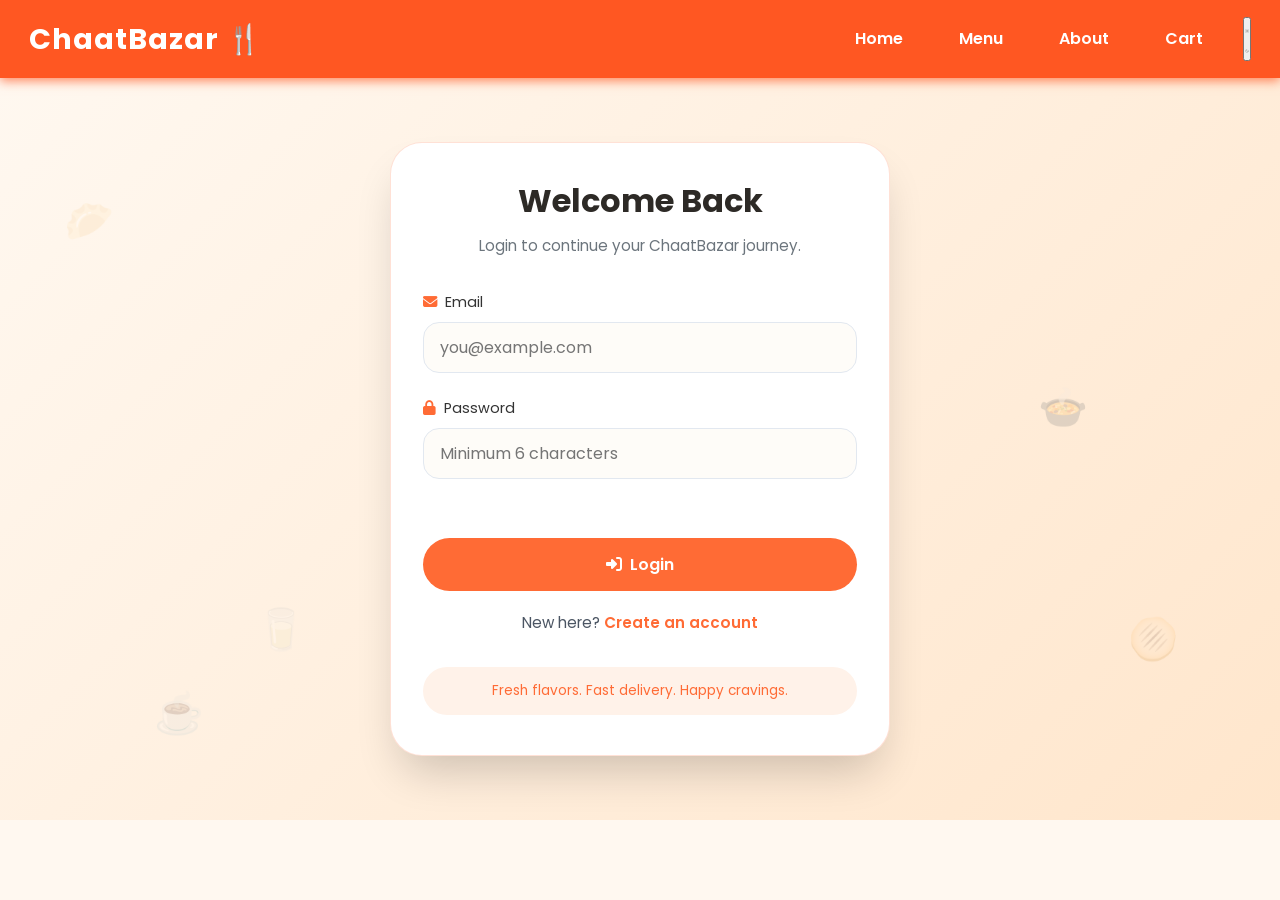
<file: profile.html>
<!DOCTYPE html>
<html lang="en">
<head>
  <meta charset="UTF-8" />
  <meta name="viewport" content="width=device-width, initial-scale=1.0" />
  <title>Profile | ChaatBazar</title>
  <link rel="preconnect" href="https://fonts.googleapis.com" />
  <link rel="preconnect" href="https://fonts.gstatic.com" crossorigin />
  <link href="https://fonts.googleapis.com/css2?family=Poppins:wght@400;500;600;700&display=swap" rel="stylesheet" />
  <link rel="stylesheet" href="https://cdnjs.cloudflare.com/ajax/libs/font-awesome/6.5.1/css/all.min.css" />
  <link rel="stylesheet" href="css/style.css" />
  <link rel="stylesheet" href="css/auth.css" />
  <link rel="icon" href="favicon.png" type="image/png" />
</head>
<body data-page-type="profile">
  <header>
    <div class="header-inner container" role="banner">
      <a href="index.html" class="logo" aria-label="ChaatBazar Home">ChaatBazar 🍴</a>
      <nav role="navigation" aria-label="Primary Navigation">
        <a href="index.html" class="nav-link">Home</a>
        <a href="menu.html" class="nav-link">Menu</a>
        <a href="index.html#about" class="nav-link">About</a>
        <a href="orders.html" class="nav-link">Orders</a>
        <a href="cart.html" class="nav-link">Cart</a>
        <button id="theme-toggle" class="theme-toggle" aria-label="Toggle Theme">
          <span class="theme-toggle-track">
            <span class="theme-toggle-icon sun-icon">
              <svg xmlns="http://www.w3.org/2000/svg" viewBox="0 0 24 24" fill="none" stroke="currentColor" stroke-linecap="round" stroke-linejoin="round"><circle cx="12" cy="12" r="5"></circle><line x1="12" y1="1" x2="12" y2="3"></line><line x1="12" y1="21" x2="12" y2="23"></line><line x1="4.22" y1="4.22" x2="5.64" y2="5.64"></line><line x1="18.36" y1="18.36" x2="19.78" y2="19.78"></line><line x1="1" y1="12" x2="3" y2="12"></line><line x1="21" y1="12" x2="23" y2="12"></line><line x1="4.22" y1="19.78" x2="5.64" y2="18.36"></line><line x1="18.36" y1="5.64" x2="19.78" y2="4.22"></line></svg>
            </span>
            <span class="theme-toggle-icon moon-icon">
              <svg xmlns="http://www.w3.org/2000/svg" viewBox="0 0 24 24" fill="none" stroke="currentColor" stroke-linecap="round" stroke-linejoin="round"><path d="M21 12.79A9 9 0 1 1 11.21 3 7 7 0 0 0 21 12.79z"></path></svg>
            </span>
            <span class="theme-toggle-thumb"></span>
          </span>
        </button>
        <div id="authNavItem" class="auth-nav-item">
          <a href="login.html" class="login-btn-nav">Login</a>
        </div>
      </nav>
    </div>
  </header>

  <main class="auth-main" role="main" aria-label="Profile page">
    <div class="food-animation-bg" aria-hidden="true">
      <span class="floating-food samosa">🥟</span>
      <span class="floating-food pani-puri">🫓</span>
      <span class="floating-food chaat">🍲</span>
      <span class="floating-food chai">☕</span>
      <span class="floating-food lassi">🥛</span>
    </div>

    <section class="auth-wrapper">
      <div class="profile-page-card">
        <div class="profile-page-header">
          <div class="profile-avatar-hero" aria-hidden="true"><span id="profile-avatar-initial">U</span></div>
          <h2>Your Profile</h2>
          <p>Account details saved in your browser session.</p>
        </div>

        <div class="profile-info-list" aria-label="Profile details">
          <div class="profile-info-row">
            <span class="profile-info-label">Name</span>
            <span id="profile-name-value" class="profile-info-value"></span>
          </div>
          <div class="profile-info-row">
            <span class="profile-info-label">Email</span>
            <span id="profile-email-value" class="profile-info-value"></span>
          </div>
          <div class="profile-info-row">
            <span class="profile-info-label">Phone</span>
            <span id="profile-phone-value" class="profile-info-value"></span>
          </div>
          <div class="profile-info-row">
            <span class="profile-info-label">Location</span>
            <span id="profile-location-value" class="profile-info-value"></span>
          </div>
          <div class="profile-info-row">
            <span class="profile-info-label">Loyalty Points</span>
            <span id="profile-loyalty-value" class="profile-info-value">0 pts</span>
          </div>
        </div>

        <div class="profile-actions">
          <a href="dashboard.html" class="profile-action-link">Dashboard</a>
          <a href="index.html" class="profile-action-link secondary">Back to Home</a>
        </div>
      </div>
    </section>
  </main>

  <script src="js/auth.js"></script>
</body>
</html>
</file>
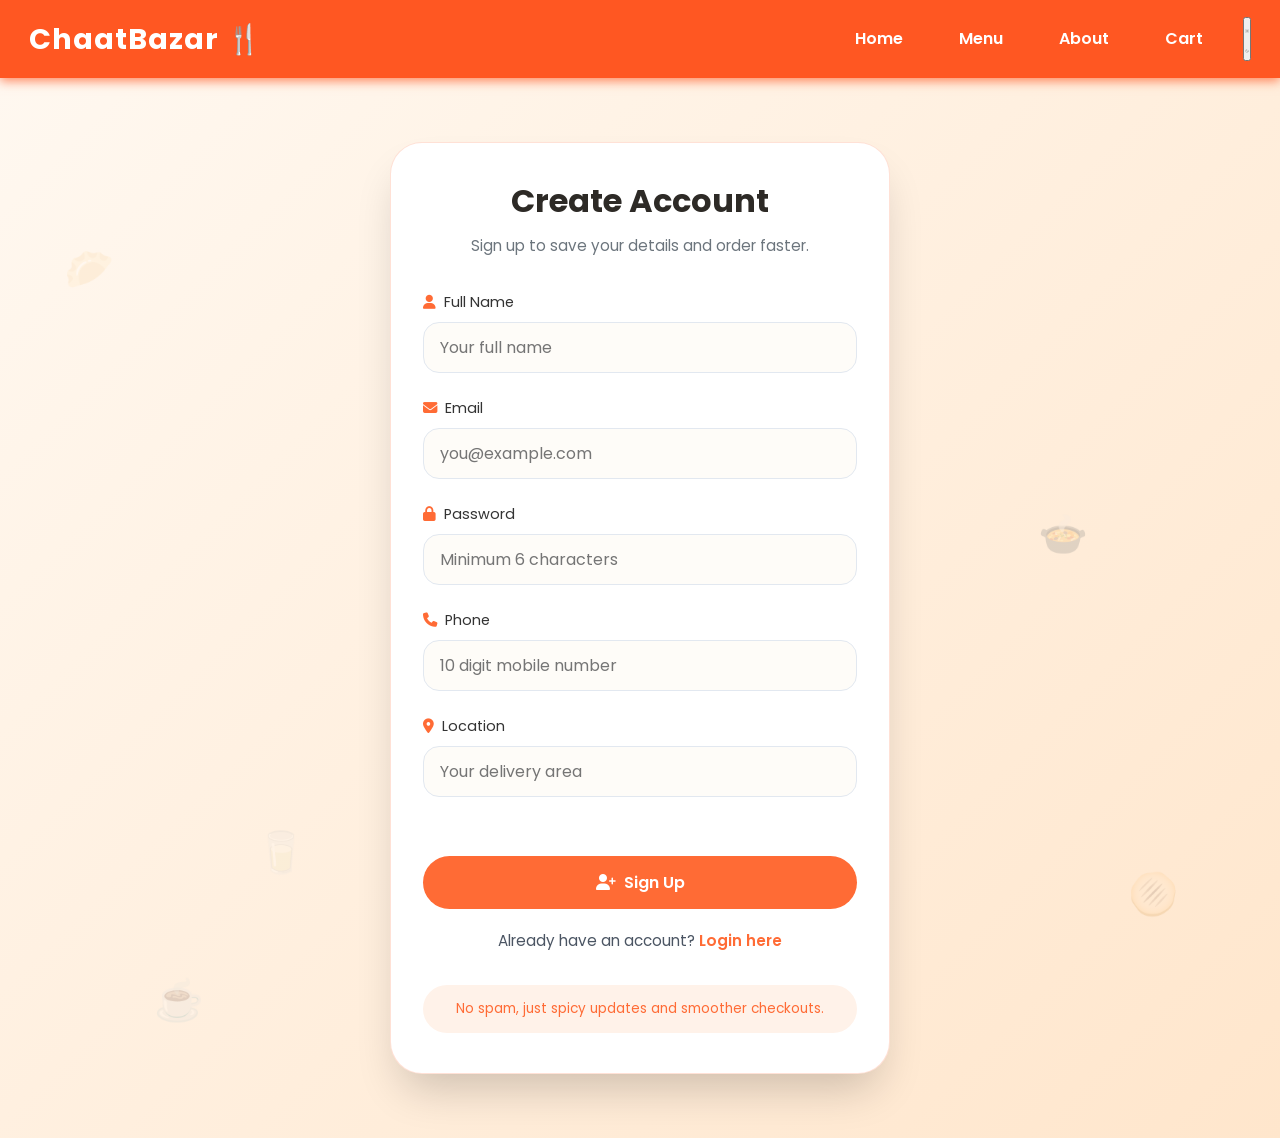
<file: signup.html>
<!DOCTYPE html>
<html lang="en">
<head>
  <meta charset="UTF-8" />
  <meta name="viewport" content="width=device-width, initial-scale=1.0" />
  <title>Sign Up | ChaatBazar</title>
  <link rel="preconnect" href="https://fonts.googleapis.com" />
  <link rel="preconnect" href="https://fonts.gstatic.com" crossorigin />
  <link href="https://fonts.googleapis.com/css2?family=Poppins:wght@400;500;600;700&display=swap" rel="stylesheet" />
  <link rel="stylesheet" href="https://cdnjs.cloudflare.com/ajax/libs/font-awesome/6.5.1/css/all.min.css" />
  <link rel="stylesheet" href="css/style.css" />
  <link rel="stylesheet" href="css/auth.css" />
</head>
<body data-page-type="signup">
  <header>
    <div class="header-inner container" role="banner">
      <a href="index.html" class="logo" aria-label="ChaatBazar Home">ChaatBazar 🍴</a>
      <nav role="navigation" aria-label="Primary Navigation">
        <a href="index.html" class="nav-link">Home</a>
        <a href="menu.html" class="nav-link">Menu</a>
        <a href="about.html" class="nav-link">About</a>
        <a href="cart.html" class="nav-link">Cart</a>
        <button id="theme-toggle" class="theme-toggle" aria-label="Toggle Theme">
          <span class="theme-toggle-track">
            <span class="theme-toggle-icon sun-icon">
              <svg xmlns="http://www.w3.org/2000/svg" viewBox="0 0 24 24" fill="none" stroke="currentColor" stroke-linecap="round" stroke-linejoin="round"><circle cx="12" cy="12" r="5"></circle><line x1="12" y1="1" x2="12" y2="3"></line><line x1="12" y1="21" x2="12" y2="23"></line><line x1="4.22" y1="4.22" x2="5.64" y2="5.64"></line><line x1="18.36" y1="18.36" x2="19.78" y2="19.78"></line><line x1="1" y1="12" x2="3" y2="12"></line><line x1="21" y1="12" x2="23" y2="12"></line><line x1="4.22" y1="19.78" x2="5.64" y2="18.36"></line><line x1="18.36" y1="5.64" x2="19.78" y2="4.22"></line></svg>
            </span>
            <span class="theme-toggle-icon moon-icon">
              <svg xmlns="http://www.w3.org/2000/svg" viewBox="0 0 24 24" fill="none" stroke="currentColor" stroke-linecap="round" stroke-linejoin="round"><path d="M21 12.79A9 9 0 1 1 11.21 3 7 7 0 0 0 21 12.79z"></path></svg>
            </span>
            <span class="theme-toggle-thumb"></span>
          </span>
        </button>
      </nav>
    </div>
  </header>

  <main class="auth-main" role="main" aria-label="Signup form">
    <div class="food-animation-bg" aria-hidden="true">
      <span class="floating-food samosa">🥟</span>
      <span class="floating-food pani-puri">🫓</span>
      <span class="floating-food chaat">🍲</span>
      <span class="floating-food chai">☕</span>
      <span class="floating-food lassi">🥛</span>
    </div>

    <section class="auth-wrapper">
      <div class="auth-card">
        <div class="auth-header">
          <h2>Create Account</h2>
          <p>Sign up to save your details and order faster.</p>
        </div>

        <form id="signup-form" novalidate>
          <div class="input-group">
            <label for="signup-name"><i class="fa-solid fa-user"></i>Full Name</label>
            <input type="text" id="signup-name" placeholder="Your full name" autocomplete="name" required />
            <p id="signup-name-error" class="error-message" aria-live="polite"></p>
          </div>

          <div class="input-group">
            <label for="signup-email"><i class="fa-solid fa-envelope"></i>Email</label>
            <input type="email" id="signup-email" placeholder="you@example.com" autocomplete="email" required />
            <p id="signup-email-error" class="error-message" aria-live="polite"></p>
          </div>

          <div class="input-group">
            <label for="signup-password"><i class="fa-solid fa-lock"></i>Password</label>
            <input type="password" id="signup-password" placeholder="Minimum 6 characters" minlength="6" autocomplete="new-password" required />
            <p id="signup-password-error" class="error-message" aria-live="polite"></p>
          </div>

          <div class="input-group">
            <label for="signup-phone"><i class="fa-solid fa-phone"></i>Phone</label>
            <input type="tel" id="signup-phone" placeholder="10 digit mobile number" maxlength="10" autocomplete="tel" required />
            <p id="signup-phone-error" class="error-message" aria-live="polite"></p>
          </div>

          <div class="input-group">
            <label for="signup-location"><i class="fa-solid fa-location-dot"></i>Location</label>
            <input type="text" id="signup-location" placeholder="Your delivery area" autocomplete="street-address" required />
            <p id="signup-location-error" class="error-message" aria-live="polite"></p>
          </div>

          <p class="form-message" aria-live="polite"></p>

          <button type="submit" class="auth-btn">
            <i class="fa-solid fa-user-plus"></i>
            Sign Up
          </button>
        </form>

        <p class="auth-switch-text">
          Already have an account?
          <a class="auth-link" href="login.html">Login here</a>
        </p>

        <p class="auth-footer-note">No spam, just spicy updates and smoother checkouts.</p>
      </div>
    </section>
  </main>

  <script src="js/auth.js"></script>
</body>
</html>
</file>
<file: css/style.css>
@font-face {
  font-family: 'Poppins';
  src: url('../fonts/Poppins-Light.ttf') format('truetype');
  font-weight: 300;
}
@font-face {
  font-family: 'Poppins';
  src: url('../fonts/Poppins-Bold.ttf') format('truetype');
  font-weight: 700;
}
@font-face {
  font-family: 'Poppins';
  src: url('../fonts/Poppins-Regular.ttf') format('truetype');
  font-weight: 500;
}
    * {
      margin: 0; padding: 0; box-sizing: border-box;
    }
    :root {
      --primary-color: #ff7a00;
      --secondary-color: #ff9a3c;
      --bg-color: #fff8f0;
      --text-color: #3e3e3e;
      --white: #fff;
      --shadow: 0 4px 15px rgba(0,0,0,0.05);
      --transition: all 0.35s ease;
    }
    html {
      scroll-behavior: smooth;
    }
    body {
      font-family: 'Poppins', sans-serif;
      background: var(--bg-color);
      color: var(--text-color);
      line-height: 1.6;
      font-size: 16px;
      overflow-x: hidden;
    }
    a {
      text-decoration: none;
      color: inherit;
    }
    img {
      max-width: 100%;
      display: block;
      border-radius: 12px;
    }
    button {
      cursor: pointer;
      font-family: inherit;
    }

    /* ===== Container ===== */
    .container {
      max-width: 1200px;
      margin: 0 auto;
      padding: 0 1rem;
    }

    /* ===== Toast Notification ===== */

.toast-notification {
  position: fixed;
  top: 90px;
  left: 50%;
  transform: translateX(-50%) translateY(-20px);

  background: linear-gradient(135deg, var(--primary-color), var(--secondary-color));
  color: var(--white);

  padding: 14px 24px;
  border-radius: 14px;

  font-size: 15px;
  font-weight: 600;

  min-width: 280px;
  text-align: center;

  box-shadow: 0 10px 25px rgba(0,0,0,0.18);

  opacity: 0;
  transition: all 0.35s ease;

  z-index: 9999;
  pointer-events: none;

  border: 1px solid rgba(255,255,255,0.2);
  backdrop-filter: blur(8px);
}

.toast-notification.show {
  opacity: 1;
  transform: translateX(-50%) translateY(0);
}

.coupon-section {
  background: #fff3e0;
  border: 1px dashed #ff8f4b;
  border-radius: 14px;
  padding: 1rem;
  margin: 1.5rem 0;
}

.coupon-section h2 {
  margin-bottom: 0.75rem;
  font-size: 1.05rem;
  color: #d84315;
}

.coupon-input-row {
  display: flex;
  flex-wrap: wrap;
  gap: 0.75rem;
  align-items: center;
}

.coupon-input-row input {
  flex: 1 1 220px;
  padding: 0.95rem 1rem;
  border: 1px solid #ffcc9b;
  border-radius: 12px;
  background: #fff;
  color: #3e3e3e;
}

.coupon-input-row button,
.secondary-btn {
  padding: 0.95rem 1.25rem;
  border: none;
  border-radius: 12px;
  font-weight: 700;
}

.coupon-input-row button {
  background: #ff7b54;
  color: #fff;
}

.secondary-btn {
  background: #eceff1;
  color: #263238;
  border: 1px solid #cfd8dc;
}

.coupon-message {
  margin-top: 0.75rem;
  font-size: 0.95rem;
  min-height: 1.2rem;
}

.coupon-message.success {
  color: #2e7d32;
}

.coupon-message.error {
  color: #c62828;
}

.coupon-applied-label {
  margin-top: 0.5rem;
  font-size: 0.95rem;
  color: #4e342e;
}

.price-breakdown {
  background: #fff;
  border: 1px solid #ffe0b2;
  border-radius: 14px;
  padding: 1rem;
}

.price-breakdown p {
  display: flex;
  justify-content: space-between;
  gap: 1rem;
  margin: 0 0 0.75rem;
}

.price-breakdown .grand-total {
  font-weight: 700;
  color: #bf360c;
}

@media (max-width: 600px) {
  .coupon-input-row {
    flex-direction: column;
  }
}

/* ===== Mobile Responsive ===== */

@media (max-width: 600px) {
  .toast-notification {
    width: calc(100% - 32px);
    min-width: unset;

    left: 16px;
    right: 16px;

    transform: translateY(-20px);

    font-size: 14px;
    padding: 12px 16px;
  }

  .toast-notification.show {
    transform: translateY(0);
  }
}

/* Cart Count Bounce */

.cart-bounce {
  animation: cartBounce 0.4s ease;
}

@keyframes cartBounce {
  0% {
    transform: scale(1);
  }

  50% {
    transform: scale(1.3);
  }

  100% {
    transform: scale(1);
  }
}

    /* ===== Header ===== */
    header {
      position: sticky;
      top: 0;
      z-index: 1000;
      background: #ff5722;
      box-shadow: 0 3px 10px rgb(255 87 34 / 0.7);
      user-select: none;
    }
    .header-inner {
      max-width: 1600px;
      margin: 0 auto;
      padding: 1rem 1.8rem;
      display: flex;
      align-items: center;
      justify-content: space-between;
    }
    .logo {
      font-weight: 700;
      font-size: 1.8rem;
      color: #fff;
      letter-spacing: 1px;
      user-select: none;
      display: flex;
      align-items: center;
      white-space: nowrap;
      gap: 0.4rem;
      margin-right: 2rem;
    }
    .navbar-logo-img {
      height: 42px;
      width: 42px;
      object-fit: cover;
      border-radius: 50%;
      background: white;
      padding: 2px;
      box-shadow: 0 2px 5px rgba(0, 0, 0, 0.1);
      transition: transform 0.3s ease;
    }
    .logo:hover .navbar-logo-img {
      transform: scale(1.08);
    }
    nav {
      display: flex;
      align-items: center;
      gap: 1.5rem;
      font-weight: 600;
    }
    nav a {
      color: white;
      padding: 0.5rem 1rem;
      border-radius: 8px;
      transition: background 0.3s ease;
    }
    nav a:hover,
    nav a.active {
      background: #e64a19;
      box-shadow: 0 0 8px rgb(230 74 25 / 0.8);
    }

    /* ===== Modern Cart Button ===== */
    .cart-btn-modern {
      display: inline-flex !important;
      align-items: center;
      gap: 0.6rem;
      position: relative;
      padding: 0.4rem 1.1rem !important;
      border-radius: 50px !important;
      background: rgba(255, 255, 255, 0.1) !important;
      border: 1px solid rgba(255, 255, 255, 0.15) !important;
      transition: all 0.3s cubic-bezier(0.4, 0, 0.2, 1) !important;
      overflow: visible !important;
      text-decoration: none !important;
      white-space: nowrap !important;
    }
    .cart-btn-modern:hover {
      background: #e64a19 !important;
      border-color: #ff5722 !important;
      box-shadow: 0 4px 15px rgba(230, 74, 25, 0.4) !important;
      transform: translateY(-1px);
    }
    .cart-btn-modern.active {
      background: #ff5722 !important;
      border-color: #ff7b54 !important;
      box-shadow: 0 4px 15px rgba(255, 87, 34, 0.3) !important;
    }
    .cart-icon-wrapper {
      position: relative;
      display: flex;
      align-items: center;
      justify-content: center;
    }
    .cart-svg-icon {
      width: 18px;
      height: 18px;
      stroke: #ffffff;
      stroke-width: 2.2;
      transition: transform 0.2s ease;
    }
    .cart-btn-modern:hover .cart-svg-icon {
      transform: scale(1.1);
    }
    .cart-badge {
      position: absolute;
      top: -9px;
      right: -9px;
      background-color: #ffc107;
      color: #3e2723;
      font-size: 0.65rem;
      font-weight: 800;
      min-width: 16px;
      height: 16px;
      border-radius: 50%;
      display: flex;
      align-items: center;
      justify-content: center;
      padding: 1px;
      box-shadow: 0 2px 5px rgba(0, 0, 0, 0.2);
      border: 1.5px solid #ff5722;
      transition: transform 0.3s cubic-bezier(0.175, 0.885, 0.32, 1.275);
    }
    
    /* Bounce animation when item added to cart */
    .cart-bounce {
      animation: badgeBounce 0.4s cubic-bezier(0.175, 0.885, 0.32, 1.275) !important;
    }
    @keyframes badgeBounce {
      0%, 100% {
        transform: scale(1);
      }
      50% {
        transform: scale(1.45);
      }
    }

    /* ===== Dropdown Nav ===== */
    .dropdown {
      position: relative;
    }
    .dropdown-toggle {
      display: flex;
      align-items: center;
      gap: 0.3rem;
      user-select: none;
    }
    .dropdown-toggle::after {
      content: "▼";
      font-size: 0.6rem;
      color: white;
    }
    .dropdown-menu {
      position: absolute;
      top: 2.8rem;
      left: 0;
      background: #ff5722;
      border-radius: 8px;
      min-width: 140px;
      box-shadow: 0 6px 20px rgb(0 0 0 / 0.3);
      opacity: 0;
      visibility: hidden;
      transform: translateY(10px);
      transition: all 0.3s ease;
      z-index: 10;
    }
    .dropdown-menu a {
      display: block;
      padding: 0.6rem 1rem;
      color: white;
      font-weight: 600;
      border-radius: 8px;
      transition: background 0.3s ease;
    }
    .dropdown-menu a:hover {
      background: #e64a19;
    }
    .dropdown:hover .dropdown-menu,
    .dropdown:focus-within .dropdown-menu {
      opacity: 1;
      visibility: visible;
      transform: translateY(0);
    }
    /* When JS toggles the open class (keyboard interaction), show the menu the same way as hover */
    .dropdown.open .dropdown-menu {
      opacity: 1;
      visibility: visible;
      transform: translateY(0);
    }

    /* Force-hide override for dropdown when JS needs to hide it despite :hover */
    .dropdown.force-hide .dropdown-menu {
      opacity: 0 !important;
      visibility: hidden !important;
      transform: translateY(10px) !important;
      pointer-events: none !important;
    }

    /* ===== Auth/Profile Nav ===== */
    .auth-nav-item {
      display: inline-flex;
      align-items: center;
      margin-left: 0.25rem;
      position: relative;
      z-index: 12;
    }

    .login-btn-nav {
      display: inline-flex;
      align-items: center;
      justify-content: center;
      min-height: 40px;
      padding: 0.55rem 1.1rem;
      border-radius: 999px;
      background: #ffffff;
      color: #ff5722;
      font-weight: 700;
      box-shadow: 0 10px 22px rgba(0, 0, 0, 0.12);
      transition: transform 0.25s ease, box-shadow 0.25s ease, background-color 0.25s ease;
    }

    .login-btn-nav:hover,
    .login-btn-nav:focus-visible {
      transform: translateY(-1px);
      background: #fff2e9;
      box-shadow: 0 14px 28px rgba(0, 0, 0, 0.14);
    }

    .profile-menu {
      position: relative;
      display: inline-flex;
      align-items: center;
    }

    .profile-toggle {
      display: inline-flex;
      align-items: center;
      justify-content: center;
      width: 42px;
      height: 42px;
      border: none;
      border-radius: 50%;
      background: #ffffff;
      color: #ff5722;
      box-shadow: 0 10px 22px rgba(0, 0, 0, 0.12);
      transition: transform 0.25s ease, box-shadow 0.25s ease, background-color 0.25s ease;
      padding: 0;
    }

    .profile-toggle:hover,
    .profile-toggle:focus-visible {
      transform: translateY(-1px);
      background: #fff2e9;
      box-shadow: 0 14px 28px rgba(0, 0, 0, 0.14);
    }

    .profile-avatar {
      display: inline-flex;
      align-items: center;
      justify-content: center;
      width: 24px;
      height: 24px;
    }

    .profile-avatar svg {
      width: 22px;
      height: 22px;
      stroke-width: 1.9;
    }

    .profile-dropdown {
      position: absolute;
      top: calc(100% + 0.8rem);
      right: 0;
      width: min(260px, calc(100vw - 1.5rem));
      padding: 0.85rem;
      border-radius: 20px;
      background: #ffffff;
      border: 1px solid rgba(255, 87, 34, 0.14);
      box-shadow: 0 22px 44px rgba(0, 0, 0, 0.18);
      opacity: 0;
      visibility: hidden;
      transform: translateY(10px);
      transition: opacity 0.2s ease, transform 0.2s ease, visibility 0.2s ease;
      z-index: 1002;
    }

    .profile-menu.open .profile-dropdown {
      opacity: 1;
      visibility: visible;
      transform: translateY(0);
    }

    .profile-dropdown-header {
      padding: 0.25rem 0.55rem 0.85rem;
      border-bottom: 1px solid rgba(255, 87, 34, 0.1);
      margin-bottom: 0.35rem;
    }

    .profile-dropdown-name {
      display: block;
      font-weight: 700;
      color: #2d2a26;
      word-break: break-word;
    }

    .profile-dropdown-email {
      display: block;
      margin-top: 0.2rem;
      font-size: 0.82rem;
      color: #6c757d;
      word-break: break-word;
    }

    .profile-dropdown a,
    .profile-dropdown button {
      display: flex;
      width: 100%;
      align-items: center;
      justify-content: flex-start;
      padding: 0.8rem 0.95rem;
      border: none;
      border-radius: 14px;
      background: transparent;
      color: #2d2a26;
      font: inherit;
      font-weight: 600;
      text-align: left;
      transition: background-color 0.2s ease, color 0.2s ease;
    }

    .profile-dropdown a:hover,
    .profile-dropdown a:focus-visible,
    .profile-dropdown button:hover,
    .profile-dropdown button:focus-visible {
      background: #fff2e9;
      color: #ff5722;
    }

    .profile-dropdown-logout {
      margin-top: 0.15rem;
      color: #c2410c;
    }

    .sr-only {
      position: absolute;
      width: 1px;
      height: 1px;
      padding: 0;
      margin: -1px;
      overflow: hidden;
      clip: rect(0, 0, 0, 0);
      white-space: nowrap;
      border: 0;
    }

    @media (max-width: 860px) {
      .profile-dropdown {
        right: 0;
        left: auto;
      }
    }

    @media (max-width: 600px) {
      .auth-nav-item {
        margin-left: 0;
      }

      .login-btn-nav {
        min-height: 44px;
        padding: 0.55rem 1rem;
      }

      .profile-toggle {
        width: 44px;
        height: 44px;
      }

      .profile-dropdown {
        width: min(240px, calc(100vw - 1rem));
      }
    }

    /* ===== Search Bar ===== */
    .search-bar {
      position: relative;
      margin-left: 1.2rem;
      display: flex;
      align-items: center;
    }
    .search-bar input {
      padding: 0.5rem 2.4rem 0.5rem 1rem;
      border-radius: 24px;
      border: 1px solid rgba(255, 87, 34, 0.15);
      background-color: #fdfbf8;
      outline: none;
      font-size: 0.95rem;
      color: #3e2723;
      transition: all 0.3s cubic-bezier(0.4, 0, 0.2, 1);
      width: 210px;
      box-shadow: inset 0 2px 4px rgba(0, 0, 0, 0.02);
    }
    .search-bar input::placeholder {
      color: #a1887f;
      opacity: 0.8;
    }
    .search-bar input:hover {
      border-color: rgba(255, 87, 34, 0.4);
    }
    .search-bar input:focus {
      background-color: #ffffff;
      border-color: #ff5722;
      box-shadow: 0 0 0 3px rgba(255, 87, 34, 0.15), 0 4px 12px rgba(255, 87, 34, 0.08);
    }
    .search-bar button {
      position: absolute;
      right: 8px;
      top: 50%;
      transform: translateY(-50%);
      border: none;
      background: transparent;
      color: #ff5722;
      padding: 4px;
      display: flex;
      align-items: center;
      justify-content: center;
      cursor: pointer;
      border-radius: 50%;
      transition: all 0.2s ease;
      user-select: none;
    }
    .search-bar button:hover {
      background-color: rgba(255, 87, 34, 0.08);
    }
    .search-bar button:active {
      transform: translateY(-50%) scale(0.9);
    }
    .search-bar button .search-svg {
      width: 16px;
      height: 16px;
      stroke-width: 2.5;
      transition: transform 0.2s cubic-bezier(0.4, 0, 0.2, 1), stroke 0.2s ease;
    }
    .search-bar button:hover .search-svg {
      transform: scale(1.1);
      stroke: #bf360c;
    }

    /* ===== Hero Section ===== */
    .hero {
      background: rgb(255, 228, 205);
      padding: 5rem 1rem 6rem;
      display: flex;
      justify-content: center;
      align-items: center;
      gap: 4.5rem;
      flex-wrap: wrap;
      height: 90vh;
    }
    .hero-content {
      flex: 1 1 400px;
      max-width: 640px;
    }
    .hero-content h1 {
      color: #ff5722;
      font-size: 3rem;
      font-weight: 700;
      margin-bottom: 2rem;
      user-select: none;
      line-height: 3.7rem;
    }
    .hero-content p {
      font-size: 1.1rem;
      margin-bottom: 2rem;
      font-weight: 600;
      user-select: text;
      line-height: 1.4;
      color: black;
    }
    .btn-primary {
      background: #e64a19;
      color: white;
      font-weight: 700;
      padding: 1rem 2.5rem;
      border-radius: 50px;
      box-shadow: 0 8px 25px rgb(255 87 34 / 0.4);
      border: none;
      transition: background 0.3s ease, color 0.3s ease;
      user-select: none;
    }
    .btn-primary:hover {
      background: #ff6333;
      color: #fff;
      box-shadow: 0 10px 30px rgb(230 74 25 / 0.6);
    }
    .hero-image {
      flex: 1 1 400px;
      max-width: 480px;
      border-radius: 25px;
      overflow: hidden;
    }
    .hero-image img {
      width: 100%;
      height: auto;
      display: block;
      user-select: none;
    }

    /* ===== Specials & Menu Section ===== */
    section.specials,
    section.menu,
    section.recently-viewed {
      padding: 4rem 1rem 5rem;
      background: #fff3e0;
    }
    .section-title {
      text-align: center;
      font-size: 2.8rem;
      font-weight: 700;
      color: #bf360c;
      margin-bottom: 2.5rem;
      user-select: none;
    }
    .cards {
      display: flex;
      flex-wrap: wrap;
      gap: 2rem;
      justify-content: center;
    }
    .menu-container {
      display: grid;
      grid-template-columns: repeat(auto-fill, minmax(260px, 1fr));
      gap: 2rem;
      justify-content: center;
      justify-items: center;
      width: 100%;
      margin-top: 2rem;
    }
    .card {
      background: white;
      border-radius: 20px;
      box-shadow: 0 8px 30px rgb(0 0 0 / 0.12);
      width: 260px;
      display: flex;
      flex-direction: column;
      align-items: center;
      padding: 1rem 1rem 1.8rem;
      transition: transform 0.3s ease, box-shadow 0.3s ease;
      user-select: none;
      cursor: default;
    }
    .card:hover {
      transform: translateY(-8px);
      box-shadow: 0 15px 35px rgb(0 0 0 / 0.2);
    }
    .add-btn{
      background-color: green;
      padding: 3px 8px;
      border-radius: 15px;
      color: white;
      border: none;
    }
    .card img {
      border-radius: 15px;
      width: 250px;
      height: 170px;
      object-fit: cover;
      margin-bottom: 1rem;
      pointer-events: none;
      user-select: none;
    }
    .card h3 {
      font-size: 1.4rem;
      font-weight: 700;
      margin-bottom: 0.6rem;
      color: #3e2723;
      user-select: text;
    }
    .card p.price {
      font-weight: 600;
      color: #bf360c;
      margin-bottom: 1rem;
      user-select: text;
    }
    .card p.description {
      font-size: 0.9rem;
      color: #5d4037;
      margin-bottom: 1.3rem;
      text-align: center;
      user-select: text;
    }
    .btn-add {
      background: #ff5722;
      color: white;
      border-radius: 40px;
      padding: 0.5rem 1.8rem;
      border: none;
      font-weight: 700;
      font-size: 1rem;
      box-shadow: 0 6px 15px rgb(255 87 34 / 0.6);
      user-select: none;
      transition: background 0.3s ease;
    }
    .btn-add:hover {
      background: #e64a19;
      box-shadow: 0 8px 20px rgb(230 74 25 / 0.8);
    }

    /* ===== Menu Filters ===== */
    .filter-buttons {
      display: flex;
      justify-content: center;
      gap: 1rem;
      margin-bottom: 3rem;
      flex-wrap: wrap;
      user-select: none;
    }
    .filter-btn {
      background: #fff3e0;
      border: 2px solid #ff5722;
      color: #ff5722;
      padding: 0.6rem 1.8rem;
      border-radius: 50px;
      font-weight: 600;
      font-size: 1rem;
      transition: all 0.3s ease;
    }
    .filter-btn.active,
    .filter-btn:hover {
      background: #ff5722;
      color: white;
      box-shadow: 0 6px 20px rgb(255 87 34 / 0.6);
    }

    /* ===== Cart Sidebar ===== */
    #cart-sidebar {
      position: fixed;
      top: 0;
      right: -400px;
      width: 380px;
      height: 100vh;
      background: #fff3e0;
      box-shadow: -6px 0 25px rgb(0 0 0 / 0.25);
      transition: right 0.4s ease;
      display: flex;
      flex-direction: column;
      z-index: 1500;
      user-select: none;
    }
    #cart-sidebar.open {
      right: 0;
    }
    #cart-header {
      background: #ff5722;
      color: white;
      padding: 1.3rem 1.5rem;
      font-weight: 700;
      font-size: 1.4rem;
      display: flex;
      justify-content: space-between;
      align-items: center;
    }
    #cart-close {
      background: transparent;
      border: none;
      color: white;
      font-size: 1.6rem;
      font-weight: 900;
      cursor: pointer;
      user-select: none;
    }
    #cart-items {
      flex-grow: 1;
      overflow-y: auto;
      padding: 1rem 1.5rem;
    }
    .cart-item {
      display: flex;
      gap: 1rem;
      margin-bottom: 1.4rem;
      border-radius: 15px;
      background: white;
      box-shadow: 0 6px 18px rgb(0 0 0 / 0.1);
      padding: 1rem;
      align-items: center;
    }
    .cart-item img {
      width: 80px;
      height: 60px;
      border-radius: 12px;
      object-fit: cover;
      user-select: none;
    }
    .cart-item-info {
      flex: 1;
      user-select: text;
    }
    .cart-item-info h4 {
      font-weight: 700;
      color: #3e2723;
      margin-bottom: 0.3rem;
    }
    .cart-item-info p {
      color: #5d4037;
      font-size: 0.9rem;
      margin-bottom: 0.5rem;
    }
    .qty-controls {
      display: flex;
      gap: 0.4rem;
      align-items: center;
      font-weight: 700;
      user-select: none;
    }
    .qty-controls button {
      background: #ff5722;
      color: white;
      border: none;
      padding: 0.3rem 0.7rem;
      font-size: 1.1rem;
      border-radius: 5px;
      transition: background 0.3s ease;
      cursor: pointer;
    }
    .qty-controls button:hover {
      background: #e64a19;
    }
    .qty-controls span {
      min-width: 24px;
      text-align: center;
      font-size: 1rem;
      user-select: none;
    }
    .cart-item-remove {
      background: transparent;
      border: none;
      color: #bf360c;
      font-weight: 700;
      cursor: pointer;
      font-size: 0.95rem;
      user-select: none;
      transition: color 0.3s ease;
    }
    .cart-item-remove:hover {
      color: #e64a19;
    }
    #cart-footer {
      padding: 1rem 1.5rem;
      border-top: 2px solid #ff5722;
      font-weight: 700;
      font-size: 1.3rem;
      color: #bf360c;
      display: flex;
      justify-content: space-between;
      align-items: center;
    }
    #checkout-btn {
      background: #ff5722;
      border: none;
      padding: 0.7rem 2rem;
      border-radius: 50px;
      font-weight: 700;
      color: white;
      box-shadow: 0 8px 25px rgb(255 87 34 / 0.7);
      transition: background 0.3s ease;
      user-select: none;
    }
    #checkout-btn:hover:not(:disabled) {
      background: #e64a19;
      box-shadow: 0 10px 30px rgb(230 74 25 / 0.9);
    }
    #checkout-btn:disabled {
      background: #ffb399;
      cursor: not-allowed;
      box-shadow: none;
    }

    /* ===== About Section ===== */
    section.about {
      padding: 5rem 1rem 7rem;
      background: white;
      color: #3e3e3e;
      user-select: text;
    }
    .about .container {
      max-width: 900px;
      margin: 0 auto;
    }
    .about h2 {
      font-size: 2.8rem;
      font-weight: 700;
      color: #bf360c;
      margin-bottom: 2rem;
      text-align: center;
      user-select: none;
    }
    .about p {
      font-size: 1.1rem;
      line-height: 1.5;
      color: #5d4037;
      margin-bottom: 2rem;
    }
    .team {
      display: flex;
      gap: 2rem;
      justify-content: center;
      flex-wrap: wrap;
      margin-bottom: 3rem;
    }
   
   .team-member {
   width: 100%;
   max-width: 420px;
   min-width: 280px;
   height: 320px;
   flex: 1 1 320px;
   perspective: 1000px;
   background: transparent;
   border-radius: 20px;
   box-shadow: none;
   padding: 0;
   text-align: center;
   user-select: none;
}

.team-member-inner {
  position: relative;
  width: 100%;
  height: 100%;
  transition: transform 0.8s ease;
  transform-style: preserve-3d;
}

.team-member:hover .team-member-inner,
.team-member:focus .team-member-inner {
  transform: rotateY(180deg);
}

.team-member-front,
.team-member-back {
  position: absolute;
  width: 100%;
  height: 100%;
  background: #fff3e0;
  border-radius: 20px;
  box-shadow: 0 8px 20px rgb(0 0 0 / 0.1);
  backface-visibility: hidden;

  display: flex;
  flex-direction: column;
  align-items: center;
  justify-content: center;

  padding: 1.5rem 1.2rem;
  box-sizing: border-box;
}

.team-member-front:hover,
.team-member-back:hover {
  box-shadow: 0 12px 28px rgb(0 0 0 / 0.15);
}

.team-member-back {
  transform: rotateY(180deg);
}

.team-member img {
  width: 140px;
  height: 140px;
  border-radius: 50%;
  margin-bottom: 1rem;
  object-fit: cover;
  user-select: none;
}

.team-member h4 {
  font-weight: 700;
  margin-bottom: 0.3rem;
  color: #3e2723;
}

.team-member p {
  font-size: 0.9rem;
  color: #5d4037;
  user-select: text;
}

.team-member-back p {
  max-width: 85%;
  line-height: 1.5;
}

    /* ===== Contact Section ===== */
    section.contact {
      padding: 5rem 1rem 7rem;
      background: white;
      color: #3e3e3e;
      user-select: text;
    }
    section.contact .container {
      max-width: 900px;
      margin: 0 auto;
    }
    section.contact h2 {
      font-size: 2.8rem;
      font-weight: 700;
      color: #bf360c;
      margin-bottom: 3rem;
      text-align: center;
      user-select: none;
    }

    /* ===== Contact Form ===== */
    form.contact-form {
      max-width: 500px;
      margin: 0 auto;
      background: #fff3e0;
      padding: 2rem 2.5rem;
      border-radius: 20px;
      box-shadow: 0 10px 28px rgb(0 0 0 / 0.12);
      user-select: text;
    }
    form.contact-form label {
      display: block;
      margin-bottom: 0.5rem;
      font-weight: 600;
      color: #bf360c;
      user-select: none;
    }
    form.contact-form input,
    form.contact-form textarea {
      width: 100%;
      padding: 0.7rem 1rem;
      border-radius: 12px;
      border: 2px solid #ffcc99;
      font-size: 1rem;
      margin-bottom: 1.3rem;
      font-family: inherit;
      resize: vertical;
      transition: border-color 0.3s ease;
      user-select: text;
    }
    form.contact-form input:focus,
    form.contact-form textarea:focus {
      border-color: #ff5722;
      outline: none;
    }
    form.contact-form textarea {
      min-height: 100px;
    }
    .error-msg {
      font-size: 0.85rem;
      color: #c0392b;
      margin-top: -1rem;
      margin-bottom: 0.8rem;
      min-height: 1rem;
      display: block;
      user-select: none;
    }
    .form-success-msg {
      margin-top: 0.8rem;
      margin-bottom: 1rem;
      padding: 0.8rem 1rem;
      background-color: #e8f5e9;
      color: #2e7d32;
      border-left: 4px solid #43a047;
      border-radius: 8px;
      font-size: 0.95rem;
      font-weight: 600;
      animation: fadeInDown 0.4s ease;
    }
    @keyframes fadeInDown {
      from { opacity: 0; transform: translateY(-8px); }
      to   { opacity: 1; transform: translateY(0); }
    }
    .btn-submit {
      background: #ff5722;
      color: white;
      font-weight: 700;
      padding: 0.9rem 2rem;
      border-radius: 50px;
      border: none;
      box-shadow: 0 8px 25px rgb(255 87 34 / 0.7);
      transition: background 0.3s ease;
      user-select: none;
      width: 100%;
    }
    .btn-submit:hover {
      background: #e64a19;
    }

    /* ===== Testimonials ===== */
    section.testimonials {
      padding: 5rem 1rem 7rem;
      background: #fff3e0;
      color: #3e2723;
      user-select: none;
    }
    .testimonial-cards {
      max-width: 900px;
      margin: 0 auto;
      display: flex;
      gap: 2rem;
      flex-wrap: wrap;
      justify-content: center;
    }
    .testimonial {
      background: white;
      padding: 1.8rem 2rem;
      border-radius: 20px;
      box-shadow: 0 10px 30px rgb(0 0 0 / 0.1);
      max-width: 320px;
      position: relative;
      font-style: italic;
      user-select: text;
    }
    .testimonial::before {
      content: "“";
      position: absolute;
      font-size: 4rem;
      top: -20px;
      left: 20px;
      color: #ff5722;
      font-weight: 900;
      user-select: none;
    }
    .testimonial p {
      margin-bottom: 1rem;
    }
    .testimonial .author {
      font-weight: 700;
      text-align: right;
      color: #bf360c;
      user-select: text;
    }

    /* ===== Newsletter Signup ===== */
    section.newsletter {
      background: #ff5722;
      color: white;
      padding: 3rem 1rem 5rem;
      text-align: center;
      user-select: none;
    }
    section.newsletter h2 {
      font-weight: 700;
      font-size: 2.5rem;
      margin-bottom: 1rem;
    }
    section.newsletter p {
      font-weight: 500;
      margin-bottom: 1.5rem;
    }
    .newsletter-form {
      max-width: 400px;
      margin: 0 auto;
      display: flex;
      gap: 0.6rem;
      justify-content: center;
      flex-wrap: wrap;
    }
    .newsletter-form input {
      padding: 0.8rem 1rem;
      border-radius: 40px;
      border: none;
      flex-grow: 1;
      font-size: 1rem;
      outline: none;
      font-family: inherit;
    }
    .newsletter-form button {
      padding: 0.8rem 1.8rem;
      background: #fff;
      border: none;
      border-radius: 40px;
      color: #ff5722;
      font-weight: 700;
      box-shadow: 0 6px 15px rgb(255 87 34 / 0.8);
      transition: background 0.3s ease;
      user-select: none;
      font-size: 1rem;
      cursor: pointer;
    }
    .newsletter-form button:hover {
      background: #fbe9e7;
    }

    /* ===== Modern Premium Footer ===== */
    footer {
      background: #fff3e0; /* Warm cream background */
      color: #3e2723; /* Deep warm brown text */
      padding: 4rem 2rem 2rem;
      border-top: 1px solid rgba(255, 87, 34, 0.15);
      user-select: text; /* Allow selecting text */
      font-family: 'Poppins', sans-serif;
    }
    
    .footer-container {
      max-width: 1200px;
      margin: 0 auto;
      display: grid;
      grid-template-columns: repeat(5, 1fr);
      gap: 2rem;
      margin-bottom: 3rem;
    }
    
    @media (max-width: 1024px) {
      .footer-container {
        grid-template-columns: repeat(3, 1fr);
      }
    }
    
    @media (max-width: 768px) {
      .footer-container {
        grid-template-columns: repeat(2, 1fr);
      }
    }
    
    @media (max-width: 480px) {
      .footer-container {
        grid-template-columns: 1fr;
      }
    }
    
    .footer-brand {
      font-size: 1.8rem;
      font-weight: 700;
      color: #ff5722; /* Vibrant orange logo */
      margin-bottom: 1rem;
      display: flex;
      align-items: center;
      gap: 0.5rem;
      font-family: 'Poppins', sans-serif;
    }
    .footer-logo-img {
      height: 40px;
      width: 40px;
      object-fit: cover;
      border-radius: 50%;
      background: white;
      padding: 2px;
      box-shadow: 0 2px 5px rgba(0, 0, 0, 0.1);
      transition: transform 0.3s ease;
    }
    .footer-brand:hover .footer-logo-img {
      transform: scale(1.08);
    }
    
    .footer-desc {
      font-size: 0.95rem;
      color: #5d4037;
      line-height: 1.6;
      max-width: 320px;
    }
    
    .footer-column h3 {
      font-size: 1.15rem;
      font-weight: 700;
      color: #bf360c; /* Deep brand orange */
      margin-bottom: 1.25rem;
      text-transform: uppercase;
      letter-spacing: 0.5px;
    }
    
    .footer-links {
      list-style: none;
      padding: 0;
      margin: 0;
      display: flex;
      flex-direction: column;
      gap: 0.75rem;
    }
    
    .footer-links li a {
      color: #5d4037;
      font-size: 0.95rem;
      font-weight: 500;
      transition: all 0.2s ease;
      display: inline-block;
    }
    
    .footer-links li a:hover {
      color: #ff5722;
      transform: translateX(3px);
    }
    
    .footer-contact-info {
      list-style: none;
      padding: 0;
      margin: 0;
      display: flex;
      flex-direction: column;
      gap: 0.75rem;
      color: #5d4037;
      font-size: 0.95rem;
    }
    
    .footer-contact-info li {
      line-height: 1.5;
    }
    
    .footer-contact-info strong {
      color: #bf360c;
    }
    
    .footer-social-wrapper {
      margin-bottom: 1.5rem;
    }
    
    .footer-social-icons {
      display: flex;
      gap: 1rem;
      margin-top: 0.5rem;
    }
    
    .footer-social-icons a {
      display: flex;
      align-items: center;
      justify-content: center;
      width: 38px;
      height: 38px;
      border-radius: 50%;
      background: #ff5722;
      color: white !important;
      font-size: 1.1rem;
      transition: all 0.3s ease;
    }
    
    .footer-social-icons a:hover {
      background: #bf360c;
      transform: translateY(-3px);
      box-shadow: 0 4px 10px rgba(255, 87, 34, 0.3);
    }
    
    .footer-bottom {
      border-top: 1px solid rgba(255, 87, 34, 0.1);
      padding-top: 1.5rem;
      text-align: center;
      font-size: 0.9rem;
      color: #8d6e63;
      font-weight: 500;
    }
    
    .footer-bottom p {
      margin: 0;
    }
    
    /* Dark Mode Overrides */
    body.dark footer {
      background: #1e1e1e;
      border-top-color: rgba(255, 87, 34, 0.1);
      color: #ccc;
    }
    
    body.dark .footer-desc, 
    body.dark .footer-links li a, 
    body.dark .footer-contact-info {
      color: #aaa;
    }
    
    body.dark .footer-links li a:hover {
      color: #ff7b54;
    }
    
    body.dark .footer-bottom {
      border-top-color: rgba(255, 255, 255, 0.05);
      color: #777;
    }

    /* ===== Enhanced Animations & Transitions ===== */
    .card {
      transition: all 0.3s cubic-bezier(0.25, 0.46, 0.45, 0.94);
    }

    .card:hover {
      animation: cardBounce 0.6s ease-out;
    }

    @keyframes cardBounce {
      0% {
        transform: translateY(0);
      }
      50% {
        transform: translateY(-12px);
      }
      100% {
        transform: translateY(-8px);
      }
    }

    /* Button enhancements */
    button {
      transition: all 0.3s ease;
      position: relative;
    }

    .btn-primary:active,
    .btn-add:active,
    .filter-btn:active {
      transform: scale(0.98);
    }

    /* Card image zoom on hover */
    .card img {
      transition: transform 0.4s ease;
    }

    .card:hover img {
      transform: scale(1.05);
    }

    /* Smooth filter transitions */
    .filter-btn {
      transition: all 0.3s ease;
    }

    .filter-btn.active {
      animation: filterPulse 0.5s ease;
    }

    @keyframes filterPulse {
      0%, 100% {
        transform: scale(1);
      }
      50% {
        transform: scale(1.05);
      }
    }

    /* Navigation link enhancements */
    nav a {
      position: relative;
      overflow: hidden;
    }

    nav a::after {
      content: '';
      position: absolute;
      bottom: 0;
      left: -100%;
      width: 100%;
      height: 2px;
      background: rgba(255, 255, 255, 0.5);
      transition: left 0.3s ease;
    }

    nav a:hover::after {
      left: 0;
    }

    /* Search input enhancement */
    .search-bar input {
      transition: all 0.3s ease;
    }

    .search-bar input::placeholder {
      transition: color 0.3s ease;
    }

    .search-bar input:focus::placeholder {
      color: transparent;
    }

    /* Cart animations */
    .cart-item {
      animation: slideInCart 0.3s ease-out;
    }

    @keyframes slideInCart {
      from {
        opacity: 0;
        transform: translateX(-20px);
      }
      to {
        opacity: 1;
        transform: translateX(0);
      }
    }

    /* Responsive button text for mobile */
    @media (max-width: 480px) {
      .btn-primary,
      .btn-add {
        padding: 0.8rem 1.5rem;
        font-size: 0.95rem;
      }
    }

    /* ===== Responsive ===== */
    @media (max-width: 1024px) {
      .hero {
        flex-direction: column;
        padding: 4rem 1rem 5rem;
      }
      .hero-content,
      .hero-image {
        max-width: 100%;
      }
      nav {
        gap: 1rem;
      }
      #cart-sidebar {
        width: 100%;
        max-width: 400px;
      }
    }
    @media (max-width: 600px) {
      .cards {
        flex-direction: column;
        align-items: center;
      }
      .team {
        flex-direction: column;
        align-items: center;
      }
      .testimonial-cards {
        flex-direction: column;
        align-items: center;
      }
      .search-bar input {
        width: 130px;
      }
      .filter-buttons {
        gap: 0.8rem;
      }
    }

    /*=====Team member layout Fix===*/

    @media (max-width: 768px) {
    .team-member {
    min-width: 100%;
    max-width: 100%;
  }
  }
    /* ===== Mobile Navbar Fix ===== */
@media (max-width: 480px) {

  .header-inner {
    flex-direction: column;
    align-items: center;
    gap: 0.8rem;
    padding: 1rem;
  }

  .logo {
    font-size: 1.5rem;
    text-align: center;
  }

  nav {
    width: 100%;
    justify-content: center;
    flex-wrap: wrap;
    gap: 0.5rem;
  }

  nav a {
    padding: 0.4rem 0.7rem;
    font-size: 0.9rem;
  }

  .search-bar {
    margin-left: 0;
    width: 100%;
    display: flex;
    justify-content: center;
  }

  .search-bar input {
    width: 100%;
    max-width: 220px;
  }
}

/* ===== Skeleton UI ===== */

/* Base skeleton element */
.skeleton {
  background: linear-gradient(
    90deg,
    #f0e0d0 25%,
    #ffe0c8 50%,
    #f0e0d0 75%
  );
  background-size: 200% 100%;
  animation: shimmer 1.5s infinite;
  border-radius: 8px;
  display: block;
}

@keyframes shimmer {
  0%   { background-position: 200% 0; }
  100% { background-position: -200% 0; }
}

/* Skeleton Card — mirrors .card layout exactly */
.skeleton-card {
  background: white;
  border-radius: 20px;
  box-shadow: 0 8px 30px rgb(0 0 0 / 0.12);
  width: 260px;
  display: flex;
  flex-direction: column;
  align-items: center;
  padding: 1rem 1rem 1.8rem;
  gap: 0.8rem;
}

.skeleton-card .sk-image {
  width: 100%;
  height: 170px;
  border-radius: 15px;
}

.skeleton-card .sk-title {
  width: 70%;
  height: 20px;
  border-radius: 6px;
}

.skeleton-card .sk-desc-line {
  height: 13px;
  border-radius: 6px;
}

.skeleton-card .sk-desc-line:nth-child(1) { width: 90%; }
.skeleton-card .sk-desc-line:nth-child(2) { width: 75%; }

.skeleton-card .sk-price {
  width: 40%;
  height: 16px;
  border-radius: 6px;
  margin-top: 0.2rem;
}

.skeleton-card .sk-btn {
  width: 120px;
  height: 38px;
  border-radius: 40px;
  margin-top: 0.4rem;
}

/* Skeleton Cart Item — mirrors .cart-item layout */
.skeleton-cart-item {
  display: flex;
  gap: 1rem;
  margin-bottom: 1.4rem;
  border-radius: 15px;
  background: white;
  box-shadow: 0 6px 18px rgb(0 0 0 / 0.1);
  padding: 1rem;
  align-items: center;
}

.skeleton-cart-item .sk-thumb {
  width: 80px;
  height: 60px;
  border-radius: 12px;
  flex-shrink: 0;
}

.skeleton-cart-item .sk-lines {
  flex: 1;
  display: flex;
  flex-direction: column;
  gap: 0.5rem;
}

.skeleton-cart-item .sk-line-name {
  height: 14px;
  width: 60%;
  border-radius: 6px;
}

.skeleton-cart-item .sk-line-price {
  height: 12px;
  width: 35%;
  border-radius: 6px;
}

.skeleton-cart-item .sk-line-qty {
  height: 28px;
  width: 90px;
  border-radius: 6px;
}

/* ===== Autocomplete Search Suggestions ===== */
.search-suggestions {
  position: absolute;
  top: 100%;
  left: 0;
  width: calc(100% + 20px);
  min-width: 350px;
  max-width: 90vw;
  background: rgba(255, 255, 255, 0.98);
  backdrop-filter: blur(10px);
  border-radius: 16px;
  box-shadow: 0 12px 48px rgba(0, 0, 0, 0.2);
  margin-top: 0.8rem;
  z-index: 1001;
  overflow: hidden;
  border: 1px solid rgba(255, 87, 34, 0.15);
  animation: slideDown 0.3s cubic-bezier(0.16, 1, 0.3, 1);
  max-height: 500px;
  overflow-y: auto;
}

@keyframes slideDown {
  from { opacity: 0; transform: translateY(-10px); }
  to { opacity: 1; transform: translateY(0); }
}

.suggestion-item {
  padding: 1rem 1.4rem;
  cursor: pointer;
  display: flex;
  justify-content: space-between;
  align-items: center;
  gap: 1.5rem;
  border-bottom: 1px solid rgba(255, 87, 34, 0.08);
  transition: background 0.2s ease, transform 0.2s ease;
  min-height: 50px;
}

.suggestion-item:last-child {
  border-bottom: none;
}

.suggestion-item:hover {
  background: rgba(255, 87, 34, 0.08);
  transform: translateX(4px);
}

.suggestion-item:active {
  background: rgba(255, 87, 34, 0.15);
}

.suggestion-item.no-matches {
  color: #bf360c;
  font-weight: 500;
  text-align: center;
  justify-content: center;
  cursor: default;
  background: transparent !important;
  padding: 1.5rem;
}

.suggestion-name {
  font-weight: 600;
  color: #2c1810;
  font-size: 1rem;
  line-height: 1.4;
  flex: 1;
  min-width: 150px;
}

.suggestion-category {
  font-size: 0.8rem;
  background: rgba(255, 87, 34, 0.15);
  color: #bf360c;
  padding: 0.35rem 0.75rem;
  border-radius: 24px;
  font-weight: 700;
  white-space: nowrap;
  text-transform: uppercase;
  letter-spacing: 0.5px;
  flex-shrink: 0;
}

/* ===== Advanced Filters UI ===== */
.filter-toggle-container {
  display: flex;
  justify-content: center;
  margin-top: 1rem;
  margin-bottom: 2rem;
}

.btn-filter-toggle {
  background: white;
  border: 2px solid #ff5722;
  color: #ff5722;
  padding: 0.6rem 1.5rem;
  border-radius: 50px;
  font-weight: 600;
  font-size: 0.95rem;
  display: flex;
  align-items: center;
  gap: 0.5rem;
  transition: all 0.3s cubic-bezier(0.16, 1, 0.3, 1);
  box-shadow: 0 4px 15px rgba(255, 87, 34, 0.1);
}

.btn-filter-toggle:hover {
  background: #fbe9e7;
  transform: translateY(-2px);
  box-shadow: 0 6px 20px rgba(255, 87, 34, 0.2);
}

.btn-filter-toggle.active {
  background: #ff5722;
  color: white;
  box-shadow: 0 6px 20px rgba(255, 87, 34, 0.4);
}

.advanced-filters {
  max-width: 800px;
  margin: 0 auto 3rem;
  background: rgba(255, 255, 255, 0.8);
  backdrop-filter: blur(15px);
  border: 1px solid rgba(255, 87, 34, 0.15);
  border-radius: 20px;
  padding: 2rem;
  box-shadow: 0 10px 30px rgba(0, 0, 0, 0.08);
  animation: fadeIn 0.4s ease;
}

@keyframes fadeIn {
  from { opacity: 0; transform: translateY(10px); }
  to { opacity: 1; transform: translateY(0); }
}

.filter-grid {
  display: grid;
  grid-template-columns: repeat(auto-fit, minmax(200px, 1fr));
  gap: 2rem;
}

.filter-group {
  display: flex;
  flex-direction: column;
  gap: 0.6rem;
}

.filter-group label {
  font-weight: 700;
  color: #bf360c;
  font-size: 0.95rem;
}

/* Slider Custom Styles */
.filter-group input[type="range"] {
  -webkit-appearance: none;
  -moz-appearance: none;
   appearance: none;
  width: 100%;
  height: 6px;
  border-radius: 3px;
  background: #ffe0b2;
  outline: none;
}

.filter-group input[type="range"]::-webkit-slider-thumb {
  -webkit-appearance: none;
  appearance: none;
  width: 18px;
  height: 18px;
  border-radius: 50%;
  background: #ff5722;
  cursor: pointer;
  transition: transform 0.1s ease;
  box-shadow: 0 0 8px rgba(255, 87, 34, 0.4);
}

.filter-group input[type="range"]::-webkit-slider-thumb:hover {
  transform: scale(1.2);
}

#price-slider-val {
  font-weight: 700;
  color: #ff5722;
}

/* Selectors custom styles */
.filter-group select {
  padding: 0.6rem 0.8rem;
  border-radius: 10px;
  border: 2px solid #ffcc99;
  background: white;
  font-size: 0.95rem;
  color: #5d4037;
  outline: none;
  cursor: pointer;
  font-family: inherit;
  transition: border-color 0.3s ease;
}

.filter-group select:focus {
  border-color: #ff5722;
}

/* Dietary custom checkboxes */
.checkbox-container {
  display: flex;
  flex-direction: column;
  gap: 0.6rem;
  margin-top: 0.2rem;
}

.custom-checkbox {
  display: flex;
  align-items: center;
  gap: 0.6rem;
  cursor: pointer;
  user-select: none;
}

.custom-checkbox input[type="checkbox"] {
  width: 18px;
  height: 18px;
  accent-color: #ff5722;
  cursor: pointer;
}

.checkbox-label {
  font-size: 0.95rem;
  font-weight: 600;
  color: #5d4037 !important;
}

.filter-actions {
  display: flex;
  justify-content: flex-end;
  margin-top: 2rem;
  padding-top: 1.5rem;
  border-top: 1px solid rgba(255, 87, 34, 0.1);
}

.btn-reset-filters {
  background: transparent;
  border: 2px solid #bf360c;
  color: #bf360c;
  padding: 0.5rem 1.5rem;
  border-radius: 50px;
  font-weight: 600;
  font-size: 0.9rem;
  transition: all 0.3s ease;
}

.btn-reset-filters:hover {
  background: #bf360c;
  color: white;
  box-shadow: 0 4px 15px rgba(191, 54, 12, 0.3);
}

/* ===== Highlights & Food Metadata Styles ===== */
mark.highlight {
  background: #ffd54f;
  color: #3e2723;
  padding: 0.05rem 0.15rem;
  border-radius: 3px;
  font-weight: 700;
}

.card-meta {
  display: flex;
  justify-content: space-between;
  width: 100%;
  margin-bottom: 0.5rem;
  font-size: 0.85rem;
  font-weight: 700;
}

.card-meta .rating {
  color: #ffb300;
}

.card-meta .spice {
  color: #bf360c;
}

.card-tags {
  display: flex;
  gap: 0.4rem;
  flex-wrap: wrap;
  margin-top: 0.8rem;
}

.tag {
  font-size: 0.7rem;
  padding: 0.2rem 0.6rem;
  border-radius: 12px;
  font-weight: 700;
  text-transform: uppercase;
  letter-spacing: 0.5px;
}

.tag-vegan {
  background: #e8f5e9;
  color: #2e7d32;
  border: 1px solid rgba(46, 125, 50, 0.2);
}

.tag-gluten-free {
  background: #e0f7fa;
  color: #00838f;
  border: 1px solid rgba(0, 131, 143, 0.2);
}

/* Fix description layout on food card */
.card-content {
  width: 100%;
  display: flex;
  flex-direction: column;
  flex-grow: 1;
}

.card-content h3 {
  margin-bottom: 0.4rem;
}

.card-content p {
  font-size: 0.9rem;
  color: #5d4037;
  line-height: 1.4;
  margin-bottom: auto;
}

.card-footer {
  width: 100%;
  display: flex;
  justify-content: space-between;
  align-items: center;
  margin-top: 1.2rem;
  padding-top: 0.8rem;
  border-top: 1px solid #fbe9e7;
}

.card-footer .price {
  font-size: 1.2rem;
  font-weight: 700;
  color: #bf360c;
}

.card-footer .add-btn {
  background: #2e7d32;
  color: white;
  padding: 0.4rem 1.2rem;
  border-radius: 50px;
  border: none;
  font-weight: 700;
  box-shadow: 0 4px 10px rgba(46, 125, 50, 0.3);
  transition: all 0.3s ease;
}

.card-footer .add-btn:hover {
  background: #1b5e20;
  box-shadow: 0 6px 15px rgba(27, 94, 32, 0.5);
  transform: translateY(-1px);
}

/* ===== Orders Dashboard Layout ===== */
.orders-page {
  padding-top: 4rem;
  padding-bottom: 5rem;
}

.orders-page h1 {
  font-size: 2.2rem;
  color: #bf360c;
  margin-bottom: 2.5rem;
  text-align: center;
  font-weight: 700;
}

.orders-container {
  display: flex;
  flex-direction: column;
  gap: 2.5rem;
  max-width: 800px;
  margin: 0 auto;
}

/* Empty Orders Page */
.empty-orders {
  text-align: center;
  background: rgba(255, 255, 255, 0.85);
  backdrop-filter: blur(15px);
  border: 1px solid rgba(255, 87, 34, 0.15);
  border-radius: 20px;
  padding: 4rem 2rem;
  box-shadow: 0 10px 30px rgba(0, 0, 0, 0.08);
}

.empty-orders h2 {
  font-size: 1.6rem;
  color: #3e2723;
  margin-bottom: 0.8rem;
}

.empty-orders p {
  color: #5d4037;
  font-size: 1.05rem;
  margin-bottom: 1.5rem;
}

/* Order Progress Card */
.order-card {
  background: rgba(255, 255, 255, 0.9);
  backdrop-filter: blur(10px);
  border: 1px solid rgba(255, 87, 34, 0.15);
  border-radius: 20px;
  padding: 2rem;
  box-shadow: 0 8px 25px rgba(0, 0, 0, 0.06);
  transition: transform 0.3s ease, box-shadow 0.3s ease;
}

.order-card:hover {
  transform: translateY(-2px);
  box-shadow: 0 12px 35px rgba(255, 87, 34, 0.1);
}

.order-card-header {
  display: flex;
  justify-content: space-between;
  align-items: center;
  border-bottom: 1px solid #fbe9e7;
  padding-bottom: 1.2rem;
  margin-bottom: 1.5rem;
  flex-wrap: wrap;
  gap: 1rem;
}

.order-meta-info {
  display: flex;
  flex-direction: column;
  gap: 0.3rem;
}

.order-id {
  font-size: 1.1rem;
  color: #3e2723;
}

.order-date {
  font-size: 0.85rem;
  color: #8d6e63;
}

/* Status Badges */
.status-badge {
  font-size: 0.85rem;
  font-weight: 700;
  padding: 0.4rem 1rem;
  border-radius: 20px;
  text-transform: uppercase;
  letter-spacing: 0.5px;
  display: inline-block;
}

.status-badge.status-pending {
  background: #fff8e1;
  color: #ffb300;
  border: 1px solid rgba(255, 179, 0, 0.3);
}

.status-badge.status-preparing {
  background: #fbe9e7;
  color: #ff5722;
  border: 1px solid rgba(255, 87, 34, 0.3);
}

.status-badge.status-on-the-way {
  background: #e1f5fe;
  color: #0288d1;
  border: 1px solid rgba(2, 136, 209, 0.3);
}

.status-badge.status-delivered {
  background: #e8f5e9;
  color: #2e7d32;
  border: 1px solid rgba(46, 125, 50, 0.3);
}

/* Graphical Progress Stepper Track */
.order-timeline {
  display: flex;
  align-items: center;
  justify-content: space-between;
  margin: 2rem 0 2.5rem;
  padding: 0 1rem;
}

.timeline-step {
  display: flex;
  flex-direction: column;
  align-items: center;
  position: relative;
  z-index: 2;
  gap: 0.5rem;
}

.step-circle {
  width: 32px;
  height: 32px;
  border-radius: 50%;
  background: #e0e0e0;
  color: #757575;
  display: flex;
  align-items: center;
  justify-content: center;
  font-weight: 700;
  font-size: 0.9rem;
  transition: all 0.4s ease;
  border: 2px solid transparent;
}

.step-label {
  font-size: 0.8rem;
  font-weight: 600;
  color: #9e9e9e;
  transition: all 0.4s ease;
}

/* Timeline Connectors */
.timeline-line {
  flex: 1;
  height: 4px;
  background: #e0e0e0;
  margin-top: -1.2rem;
  z-index: 1;
  transition: all 0.4s ease;
}

/* Highlighted Progress Active Steps states */
.timeline-step.active .step-circle {
  background: #ffe0b2;
  color: #ff5722;
  border-color: #ff5722;
}

.timeline-step.active .step-label {
  color: #ff5722;
}

.timeline-step.current .step-circle {
  background: #ff5722;
  color: white;
  box-shadow: 0 0 12px rgba(255, 87, 34, 0.5);
  transform: scale(1.15);
}

.timeline-step.current .step-label {
  font-weight: 700;
  color: #bf360c;
}

.timeline-line.active {
  background: #ffaa66;
}

/* Order Item Row Summary Layout */
.order-items-list {
  display: flex;
  flex-direction: column;
  gap: 0.6rem;
  background: #fafafa;
  border-radius: 12px;
  padding: 1.2rem;
  margin-bottom: 1.5rem;
  border: 1px solid #fbe9e7;
}

.order-item-row {
  display: flex;
  justify-content: space-between;
  font-size: 0.95rem;
  color: #5d4037;
}

.order-item-row span:first-child {
  font-weight: 600;
}

.order-item-row span:last-child {
  font-weight: 700;
}

/* Order Card Footer */
.order-card-footer {
  display: flex;
  justify-content: space-between;
  align-items: center;
  flex-wrap: wrap;
  gap: 1rem;
}

.order-total-price {
  font-size: 1.05rem;
  color: #5d4037;
}

.order-total-price strong {
  font-size: 1.3rem;
  color: #bf360c;
  margin-left: 0.4rem;
}

/* Reorder Button styling */
.btn-reorder {
  background: #ff5722;
  color: white;
  border: none;
  padding: 0.6rem 1.6rem;
  border-radius: 50px;
  font-weight: 700;
  font-size: 0.95rem;
  box-shadow: 0 4px 15px rgba(255, 87, 34, 0.3);
  transition: all 0.3s ease;
  cursor: pointer;
}

.btn-reorder:hover {
  background: #bf360c;
  box-shadow: 0 6px 20px rgba(191, 54, 12, 0.4);
  transform: translateY(-1px);
}
 newFeatures

.price-section {
  display: flex;
  align-items: center;
  gap: 8px;
  flex-wrap: wrap;
}

.original-price {
  text-decoration: line-through;
  color: gray;
  font-size: 14px;
}

.discount-badge {
  background-color: #ff4d4d;
  color: white;
  padding: 2px 6px;
  border-radius: 5px;
  font-size: 12px;
  font-weight: bold;
=======
/* ===== Dark Mode Theme ===== */
.theme-toggle {
  position: relative;
  display: inline-flex;
  align-items: center;
  justify-content: space-between;
  width: 68px;
  height: 32px;
  padding: 3px;
  border: 1px solid rgba(0, 0, 0, 0.08);
  border-radius: 99px;
  background-color: #f2f4f7;
  cursor: pointer;
  transition: background-color 0.3s cubic-bezier(0.4, 0, 0.2, 1), border-color 0.3s cubic-bezier(0.4, 0, 0.2, 1);
  box-shadow: inset 0 2px 5px rgba(0, 0, 0, 0.05);
}

.theme-toggle:hover {
  border-color: rgba(255, 87, 34, 0.3);
}

.theme-toggle:focus-visible {
  outline: 2px solid #ff5722 !important;
  outline-offset: 2px;
}

.theme-toggle-track {
  position: relative;
  display: flex;
  align-items: center;
  justify-content: space-between;
  width: 100%;
  height: 100%;
  padding: 0 4px;
}

.theme-toggle-thumb {
  position: absolute;
  top: 0px;
  left: 0px;
  width: 24px;
  height: 24px;
  border-radius: 50%;
  background-color: #ffa726; /* vibrant orange/yellow for light mode */
  box-shadow: 0 2px 6px rgba(255, 167, 38, 0.4);
  transition: transform 0.3s cubic-bezier(0.4, 0, 0.2, 1), background-color 0.3s cubic-bezier(0.4, 0, 0.2, 1), box-shadow 0.3s cubic-bezier(0.4, 0, 0.2, 1);
  z-index: 1;
}

.theme-toggle-icon {
  display: flex;
  align-items: center;
  justify-content: center;
  width: 20px;
  height: 20px;
  z-index: 2;
  pointer-events: none;
  transition: color 0.3s cubic-bezier(0.4, 0, 0.2, 1);
}

.theme-toggle-icon svg {
  width: 13px;
  height: 13px;
  stroke-width: 2.5;
}

.theme-toggle-icon.sun-icon {
  color: #ffffff; /* Active in light mode */
}

.theme-toggle-icon.moon-icon {
  color: #8e9aa8; /* Inactive in light mode */
}

/* Dark mode specific overrides for theme toggle */
body.dark .theme-toggle {
  background-color: #15191e;
  border-color: rgba(255, 255, 255, 0.05);
  box-shadow: inset 0 2px 5px rgba(0, 0, 0, 0.3);
}

body.dark .theme-toggle-thumb {
  transform: translateX(36px);
  background-color: #2b3648; /* Slate blue for dark mode */
  box-shadow: 0 2px 6px rgba(0, 0, 0, 0.4);
}

body.dark .theme-toggle-icon.sun-icon {
  color: #5f6d7e; /* Inactive in dark mode */
}

body.dark .theme-toggle-icon.moon-icon {
  color: #ffffff; /* Active in dark mode */
}

body.dark .login-btn-nav,
body.dark .profile-toggle {
  background: #2b2b2b;
  color: #ffffff;
  box-shadow: 0 10px 22px rgba(0, 0, 0, 0.3);
}

body.dark .login-btn-nav:hover,
body.dark .login-btn-nav:focus-visible,
body.dark .profile-toggle:hover,
body.dark .profile-toggle:focus-visible {
  background: #3a2d27;
  color: #ffd0c2;
}

body.dark .profile-dropdown {
  background: #232323;
  border-color: rgba(255, 255, 255, 0.08);
  box-shadow: 0 22px 44px rgba(0, 0, 0, 0.42);
}

body.dark .profile-dropdown-header {
  border-bottom-color: rgba(255, 255, 255, 0.08);
}

body.dark .profile-dropdown-name {
  color: #ffffff;
}

body.dark .profile-dropdown-email {
  color: #b0b7c3;
}

body.dark .profile-dropdown a,
body.dark .profile-dropdown button {
  color: #f3f3f3;
}

body.dark .profile-dropdown a:hover,
body.dark .profile-dropdown a:focus-visible,
body.dark .profile-dropdown button:hover,
body.dark .profile-dropdown button:focus-visible {
  background: rgba(255, 87, 34, 0.16);
  color: #ffb39d;
}

body.dark .profile-dropdown-logout {
  color: #ffb39d;
}
/* body */
body.dark {
  background: #1e1e1e;
  color: #f5f5f5;
}

/* Headings  */
body.dark h1,
body.dark h2,
body.dark h3,
body.dark h4{
  color: #ff5722;
}
body.dark p{
  color: #ffab91;
}

/* Header & Navigation */
body.dark header {
  background: #2c2c2c;
  box-shadow: 0 3px 10px rgba(0, 0, 0, 0.6);
}
body.dark nav a {
  color: #f5f5f5;
}
body.dark nav a:hover,
body.dark nav a.active {
  background: #ff5722;
  box-shadow: 0 0 8px rgba(255, 87, 34, 0.8);
}
body.dark .dropdown-menu {
  background: #333;
}
body.dark .dropdown-menu a:hover {
  background: #ff5722;
}

/* Hero Section */
body.dark .hero {
  background: linear-gradient(120deg, #3b1f17, #2c150d);
  color: #fff3e0;
}
body.dark .btn-primary {
  background: #ff5722;
  color: #fff;
}
body.dark .btn-primary:hover {
  background: #e64a19;
}

/* Cards & Containers */
body.dark .card,
body.dark .skeleton-card,
body.dark .skeleton-cart-item {
  background: #2a2a2a;
  color: #eee;
  box-shadow: 0 8px 25px rgba(0, 0, 0, 0.4);
}
body.dark .card h3 {
  color: #ff5722;
}
body.dark .card p.price {
  color: #ffab91;
}
body.dark .card p.description {
  color: #ccc;
}

/* Sections */
body.dark section.menu,
body.dark section.specials,
body.dark section.about,
body.dark section.testimonials {
  background: #252525;
  color: #eee;
}
body.dark .filter-btn {
  background: transparent;
  border: 2px solid #ff5722;
  color: #ff5722;
}
body.dark .filter-btn.active,
body.dark .filter-btn:hover {
  background: #ff5722;
  color: #fff;
}

/* Cart Sidebar */
body.dark #cart-sidebar {
  background: #2b2b2b;
  box-shadow: -6px 0 25px rgba(0, 0, 0, 0.6);
}
body.dark #cart-header {
  background: #ff5722;
}
body.dark .cart-item {
  background: #333;
}

body.dark #checkout-btn {
  background: #ff5722;
  color: #fff;
}

/* Forms */
body.dark section.contact {
  background: #252525;
  color: #eee;
}
body.dark section.contact h2 {
  color: #ff5722;
}
body.dark form.contact-form {
  background: #2b2b2b;
  box-shadow: 0 10px 25px rgba(0, 0, 0, 0.4);
}
body.dark form.contact-form input,
body.dark form.contact-form textarea {
  background: #1e1e1e;
  color: #f5f5f5;
  border-color: #444;
}
body.dark form.contact-form label {
  color: #ffab91;
}
body.dark .btn-submit {
  background: #ff5722;
}

/* Testimonials */
body.dark .testimonial {
  background: #2a2a2a;
  color: #ddd;
}
body.dark .testimonial::before {
  color: #ff5722;
}

/* Newsletter */
body.dark section.newsletter {
  background: #2c2c2c;
  color: #fff;
}
body.dark .newsletter-form button {
  background: #ff5722;
  color: #fff;
}

/* Footer */
body.dark footer {
  background: #111;
  color: #eee;
}
body.dark .social-icons a:hover {
  color: #ff5722;
}

/* Skeleton Animation background  */
body.dark .skeleton {
  background: linear-gradient(
    90deg,
    #534949 25%,
    #444 50%,
    #3a3a3a 75%
  );
}

/* Dark Mode Search Bar overrides */
body.dark .search-bar input {
  background-color: #2c2c2c;
  color: #f5f5f5;
  border-color: rgba(255, 255, 255, 0.12);
  box-shadow: inset 0 2px 4px rgba(0, 0, 0, 0.2);
}
body.dark .search-bar input::placeholder {
  color: #8d6e63;
}
body.dark .search-bar input:hover {
  border-color: rgba(255, 87, 34, 0.4);
}
body.dark .search-bar input:focus {
  background-color: #1e1e1e;
  border-color: #ff5722;
  box-shadow: 0 0 0 3px rgba(255, 87, 34, 0.25), 0 4px 12px rgba(0, 0, 0, 0.3);
}
body.dark .search-bar button {
  color: #ff5722;
}
body.dark .search-bar button:hover {
  background-color: rgba(255, 87, 34, 0.15);
}
body.dark .search-bar button:hover .search-svg {
  stroke: #ff7b54;
}
body.dark .search-suggestions {
  background: rgba(30, 30, 30, 0.98);
  border-color: rgba(255, 87, 34, 0.3);
  box-shadow: 0 12px 48px rgba(0, 0, 0, 0.6);
}
body.dark .suggestion-item {
  border-bottom: 1px solid rgba(255, 87, 34, 0.12);
}
body.dark .suggestion-name {
  color: #eee;
}
body.dark .suggestion-category {
  color: #ffab91;
}
body.dark .suggestion-item:hover {
  background: rgba(255, 87, 34, 0.15);
}
body.dark .suggestion-item.no-matches {
  color: #ff7b54;
}

/* Dark Mode Cart Button overrides */
body.dark .cart-btn-modern {
  background: rgba(255, 255, 255, 0.05) !important;
  border-color: rgba(255, 255, 255, 0.12) !important;
}
body.dark .cart-btn-modern:hover {
  background: #ff5722 !important;
  border-color: #ff7b54 !important;
  box-shadow: 0 4px 15px rgba(255, 87, 34, 0.4) !important;
}
body.dark .cart-btn-modern.active {
  background: #ff5722 !important;
  border-color: #ff7b54 !important;
  box-shadow: 0 4px 15px rgba(255, 87, 34, 0.3) !important;
}
body.dark .cart-badge {
  background-color: #ffb300;
  border-color: #ff5722;
  color: #1e1e1e;
}

/* Custom Scrollbar */
::-webkit-scrollbar {
  width: 8px;
}
::-webkit-scrollbar-track {
  background: #fff3e0;
}
::-webkit-scrollbar-thumb {
  background: #ff5722;
  border-radius: 999px;
}
::-webkit-scrollbar-thumb:hover {
  background: #e64a19;
  newFeatures
/*Accessibility Styles */
}
/* ===== Accessibility Styles ===== */
main

/* Skip link - visible on focus */
.skip-link {
  position: absolute;
  top: -40px;
  left: 0;
  background: #ff5722;
  color: white;
  padding: 0.6rem 1rem;
  text-decoration: none;
  z-index: 10000;
  border-radius: 0 0 8px 0;
  font-weight: 600;
}

.skip-link:focus {
  top: 0;
}

/* Enhanced focus states for keyboard navigation */
body.keyboard-nav button:focus,
body.keyboard-nav a:focus,
body.keyboard-nav input:focus,
body.keyboard-nav textarea:focus,
body.keyboard-nav select:focus {
  outline: 3px solid #ff5722;
  outline-offset: 2px;
}

/* Focus states for all interactive elements */
button:focus-visible,
a:focus-visible,
input:focus-visible,
textarea:focus-visible,
select:focus-visible {
  outline: 3px solid #ff5722;
  outline-offset: 2px;
  border-radius: 4px;
}

/* Card focus state */
.card:focus {
  outline: 3px solid #ff5722;
  outline-offset: 2px;
  box-shadow: 0 0 20px rgba(255, 87, 34, 0.5);
}

/* Search suggestion focused state */
.suggestion-item.focused {
  background: #ffe0d0;
  color: #3e3e3e;
}

.suggestion-item:focus-visible {
  outline: 2px solid #ff5722;
  outline-offset: 1px;
}

/* Improved focus for navigation links */
nav a:focus-visible {
  box-shadow: 0 0 8px #ff5722;
}

/* Filter button focus state */
.filter-btn:focus-visible,
.menu-filter:focus-visible {
  outline: 2px solid #ff5722;
  outline-offset: 2px;
}

/* Checkbox and radio focus states */
input[type="checkbox"]:focus-visible,
input[type="radio"]:focus-visible {
  outline: 2px solid #ff5722;
  outline-offset: 2px;
}

/* Range slider focus state */
input[type="range"]:focus-visible {
  outline: 2px solid #ff5722;
  outline-offset: 4px;
}

/* Select dropdown focus state */
select:focus-visible {
  outline: 2px solid #ff5722;
  outline-offset: 2px;
}

/* High contrast mode support */
@media (prefers-contrast: more) {
  button:focus-visible,
  a:focus-visible,
  input:focus-visible,
  textarea:focus-visible,
  select:focus-visible {
    outline-width: 4px;
  }

  .card:focus {
    outline-width: 4px;
    box-shadow: 0 0 30px rgba(255, 87, 34, 0.8);
  }
}

/* Reduced motion support */
@media (prefers-reduced-motion: reduce) {
  * {
    animation-duration: 0.01ms !important;
    animation-iteration-count: 1 !important;
    transition-duration: 0.01ms !important;
  }
}

/* Dark mode support for better contrast */
@media (prefers-color-scheme: dark) {
  body {
    background: #1a1a1a;
    color: #e0e0e0;
  }

  .card {
    background: #2d2d2d;
  }

  .suggestion-item {
    background: #2d2d2d;
    color: #e0e0e0;
  }

  .suggestion-item.focused {
    background: #bf360c;
    color: #fff;
  }
}


/* Improve contrast of disabled buttons */
button:disabled {
  opacity: 0.6;
  cursor: not-allowed;
}

/* Out of Stock Badge */
.out-of-stock-badge {
  background-color: #6c757d !important;  /* Grey color */
  color: white;
  padding: 5px 10px;
  border-radius: 5px;
  font-size: 12px;
  font-weight: 600;
  display: inline-block;
  margin: 10px 0 5px 0;
  letter-spacing: 0.5px;
  text-align: center;
  width: fit-content;
}

/* Disabled button styling */
.add-btn:disabled {
  opacity: 0.6;
  cursor: not-allowed;
  background-color: #cccccc !important;
  transform: none !important;
}

/* Hover effect for disabled button */
.add-btn:disabled:hover {
  transform: none !important;
  opacity: 0.6; main
}
#voice-search-btn {
  border: none;
  background: #ff7043;
  color: white;
  padding: 0.6rem 0.9rem;
  border-radius: 8px;
  cursor: pointer;
  margin-left: 0.4rem;
  transition: 0.3s ease;
}

#voice-search-btn:hover {
  background: #f4511e;
}

#voice-search-btn.listening {
  animation: pulse 1s infinite;
}

@keyframes pulse {
  0% {
    transform: scale(1);
    opacity: 1;
  }

  50% {
    transform: scale(1.12);
    opacity: 0.7;
  }

  100% {
    transform: scale(1);
    opacity: 1;
  }
}
/* ===== Combo Add Button ===== */

.combo-add-btn {
  background: #ff5722;
  color: white;
  border: none;
  padding: 8px 16px;
  border-radius: 30px;
  font-size: 14px;
  font-weight: 600;
  cursor: pointer;
  transition: 0.3s ease;
}

.combo-add-btn:hover {
  background: #e64a19;
  transform: scale(1.05);
}
.combo-item-right {
  display: flex;
  align-items: center;
  gap: 10px;
}
}

/* ===== Cinematic Video Hero ===== */
.hero {
  position: relative;
  width: 100%;
  min-height: calc(100vh - var(--header-height, 90px));
  height: calc(100vh - var(--header-height, 90px));
  padding: 0 8%;
  display: flex;
  align-items: center;
  justify-content: flex-start;
  gap: 0;
  flex-wrap: nowrap;
  overflow: hidden;
  margin-bottom: 0;
  background: #130a06;
  text-align: left;
}

.hero-video-stage,
.hero-bg-video,
.hero-overlay {
  position: absolute;
  inset: 0;
}

.hero-video-stage {
  z-index: 1;
  background: #130a06;
  overflow: hidden;
}

.hero-video,
.hero-bg-video {
  width: 100%;
  height: 100%;
  object-fit: cover;
  opacity: 0;
  transform: scale(1.04);
  transition: opacity 1.25s ease, transform 7s ease;
  will-change: opacity, transform;
}

.hero-bg-video.active {
  opacity: 1;
  transform: scale(1);
}

.hero-overlay {
  z-index: 2;
  background: linear-gradient(
    90deg,
    rgba(0, 0, 0, 0.70) 0%,
    rgba(0, 0, 0, 0.45) 45%,
    rgba(0, 0, 0, 0.20) 100%
  );
}

.hero-content {
  position: relative;
  z-index: 3;
  flex: 0 0 min(650px, 52vw);
  max-width: 650px;
  height: 100%;
  display: flex;
  flex-direction: column;
  justify-content: center;
  align-items: flex-start;
  margin: 0;
  text-align: left;
  color: #ffffff;
}

.hero-badge,
.hero-secondary-btn,
.hero-stat-card {
  background: rgba(255, 255, 255, 0.12);
  border: 1px solid rgba(255, 255, 255, 0.22);
  backdrop-filter: blur(18px);
  -webkit-backdrop-filter: blur(18px);
  box-shadow: 0 24px 60px rgba(0, 0, 0, 0.22);
}

.hero-badge {
  display: inline-flex;
  align-items: center;
  gap: 0.55rem;
  width: fit-content;
  margin-bottom: 1.4rem;
  padding: 0.62rem 1rem;
  border-radius: 999px;
  color: rgba(255, 255, 255, 0.94);
  font-size: 0.95rem;
  font-weight: 700;
  animation: heroFadeUp 0.75s ease both;
}

.hero-title,
.hero-content h1 {
  margin: 0 0 1.35rem;
  color: #ffffff;
  font-size: clamp(2.75rem, 4.4vw, 4.75rem);
  font-weight: 800;
  line-height: 1.05;
  text-shadow: 0 8px 34px rgba(0, 0, 0, 0.52);
  letter-spacing: 0;
  animation: heroFadeUp 0.85s ease 0.08s both;
}

.hero-content p {
  max-width: 550px;
  margin: 0;
  color: rgba(255, 255, 255, 0.85);
  font-size: 1.1rem;
  font-weight: 500;
  line-height: 1.8;
  text-shadow: 0 4px 20px rgba(0, 0, 0, 0.4);
  animation: heroFadeUp 0.85s ease 0.2s both;
}

.hero-actions {
  display: flex;
  align-items: center;
  justify-content: flex-start;
  gap: 20px;
  flex-wrap: wrap;
  margin-top: 30px;
  animation: heroFadeUp 0.85s ease 0.4s both;
}

.hero-primary-btn,
.hero-secondary-btn {
  min-width: 154px;
  min-height: 54px;
  display: inline-flex;
  align-items: center;
  justify-content: center;
  border-radius: 999px;
  padding: 0.95rem 1.65rem;
  font-size: 1rem;
  font-weight: 800;
  line-height: 1;
  transition: transform 0.25s ease, box-shadow 0.25s ease, border-color 0.25s ease;
}

.hero-primary-btn {
  background: linear-gradient(135deg, #ff5a1f 0%, #ff7a1f 100%);
  color: #ffffff;
  box-shadow: 0 18px 42px rgba(255, 90, 31, 0.38);
}

.hero-primary-btn:hover,
.hero-primary-btn:focus-visible {
  background: linear-gradient(135deg, #ff7a1f 0%, #ff5a1f 100%);
  transform: translate3d(0, -3px, 0);
  box-shadow: 0 24px 52px rgba(255, 90, 31, 0.5);
}

.hero-secondary-btn {
  color: #ffffff;
  border-color: rgba(255, 255, 255, 0.46);
}

.hero-secondary-btn:hover,
.hero-secondary-btn:focus-visible {
  transform: translate3d(0, -3px, 0);
  border-color: rgba(255, 255, 255, 0.75);
  box-shadow: 0 24px 50px rgba(0, 0, 0, 0.28);
}

.hero-stats {
  position: absolute;
  z-index: 3;
  top: 50%;
  right: 8%;
  width: 300px;
  min-width: 0;
  height: 370px;
  transform: translateY(-50%);
  pointer-events: none;
}

.hero-stat-card {
  position: absolute;
  width: 230px;
  min-width: 0;
  display: flex;
  align-items: center;
  gap: 0.8rem;
  padding: 0.95rem 1.05rem;
  border-radius: 18px;
  color: #ffffff;
  animation: heroFloat 5.5s ease-in-out infinite;
  will-change: transform;
}

.hero-stat-card strong {
  display: block;
  color: #ffffff;
  font-size: 1.1rem;
  line-height: 1.1;
}

.hero-stat-card span:last-child {
  color: rgba(255, 255, 255, 0.78);
  font-size: 0.9rem;
  font-weight: 700;
}

.hero-stat-icon {
  width: 42px;
  height: 42px;
  display: inline-flex;
  align-items: center;
  justify-content: center;
  flex: 0 0 42px;
  border-radius: 50%;
  background: rgba(255, 122, 31, 0.2);
}

.hero-stat-rating {
  top: 0;
  right: 0;
}

.hero-stat-delivery {
  top: 130px;
  right: 58px;
  animation-delay: 0.8s;
}

.hero-stat-orders {
  top: 260px;
  right: 0;
  animation-delay: 1.6s;
}

.hero-scroll-indicator {
  position: absolute;
  z-index: 3;
  left: 50%;
  bottom: 2rem;
  width: 28px;
  height: 46px;
  display: inline-flex;
  justify-content: center;
  border: 1.5px solid rgba(255, 255, 255, 0.72);
  border-radius: 999px;
  transform: translateX(-50%);
}

.hero-scroll-indicator span {
  width: 5px;
  height: 5px;
  margin-top: 9px;
  border-radius: 50%;
  background: #ffffff;
  animation: heroScrollDot 1.6s ease-in-out infinite;
}

body.dark .hero {
  background: #130a06;
  color: #ffffff;
}

body.dark .hero-content h1,
body.dark .hero-content p {
  color: #ffffff;
}

body.dark .hero-content p {
  color: rgba(255, 255, 255, 0.85);
}

.specials,
.menu,
.specials-section,
.menu-section {
  position: relative;
  z-index: 5;
}

@keyframes heroFadeUp {
  from {
    opacity: 0;
    transform: translate3d(0, 26px, 0);
  }

  to {
    opacity: 1;
    transform: translate3d(0, 0, 0);
  }
}

@keyframes heroFloat {
  0%,
  100% {
    transform: translate3d(0, 0, 0);
  }

  50% {
    transform: translate3d(0, -14px, 0);
  }
}

@keyframes heroScrollDot {
  0% {
    opacity: 0;
    transform: translateY(0);
  }

  35% {
    opacity: 1;
  }

  100% {
    opacity: 0;
    transform: translateY(20px);
  }
}

@media (max-width: 1024px) {
  .hero {
    padding: 0 6%;
  }

  .hero-stats {
    right: 4%;
    opacity: 0.92;
  }
}

@media (max-width: 768px) {
  .hero {
    min-height: calc(100vh - var(--header-height, 90px));
    height: auto;
    padding: 3.5rem 1.25rem 4.5rem;
    align-items: center;
    justify-content: center;
    text-align: center;
    flex-direction: column;
  }

  .hero-overlay {
    background: linear-gradient(
      180deg,
      rgba(0, 0, 0, 0.62) 0%,
      rgba(0, 0, 0, 0.46) 48%,
      rgba(0, 0, 0, 0.66) 100%
    );
  }

  .hero-content {
    max-width: 100%;
    height: auto;
    margin: 0 auto;
  }

  .hero-badge,
  .hero-actions {
    margin-left: auto;
    margin-right: auto;
  }

  .hero-title,
  .hero-content h1 {
    font-size: clamp(2.45rem, 11vw, 3.65rem);
    line-height: 1.05;
  }

  .hero-content p {
    margin-left: auto;
    margin-right: auto;
    font-size: 1.02rem;
    line-height: 1.7;
  }

  .hero-actions {
    flex-direction: column;
    width: min(100%, 360px);
  }

  .hero-primary-btn,
  .hero-secondary-btn {
    width: 100%;
  }

  .hero-stats {
    position: relative;
    top: auto;
    right: auto;
    width: min(100%, 360px);
    min-width: 0;
    margin: 2.2rem auto 0;
    transform: none;
    display: grid;
    gap: 0.7rem;
  }

  .hero-stat-card {
    position: static;
    min-width: 0;
    width: 100%;
    justify-content: flex-start;
    border-radius: 16px;
    animation-duration: 4.8s;
  }
}

@media (max-width: 480px) {
  .hero {
    padding-left: 1rem;
    padding-right: 1rem;
  }

  .hero-badge {
    font-size: 0.82rem;
    padding: 0.55rem 0.82rem;
  }
}

@media (prefers-reduced-motion: reduce) {
  .hero-bg-video,
  .hero-badge,
  .hero-content h1,
  .hero-content p,
  .hero-actions,
  .hero-stat-card,
  .hero-scroll-indicator span {
    animation: none !important;
    transition: none !important;
  }
}
</file>
<file: css/delivery-tracker.css>
/* ==========================================================================
   ChaatBazaar Premium Delivery Tracker & Active Map Layout Stylesheet
   ========================================================================== */

/* Design Tokens & Theme Variables */
:root {
  --primary-orange: #ff5722;
  --primary-orange-light: #ff8a65;
  --primary-orange-glow: rgba(255, 87, 34, 0.15);
  --bg-cream: #fffaf5;
  --bg-creamy-gradient: linear-gradient(180deg, #fffbf7 0%, #fff3e6 100%);
  --text-dark: #3e2723;
  --text-muted: #705c55;
  --glass-bg: rgba(255, 255, 255, 0.85);
  --glass-border: rgba(255, 138, 101, 0.25);
  --card-shadow: 0 15px 35px rgba(62, 39, 35, 0.08);
  --hud-shadow: 0 20px 40px rgba(0, 0, 0, 0.12);
  --border-radius-lg: 24px;
  --border-radius-md: 16px;
  --transition-smooth: all 0.3s cubic-bezier(0.25, 0.8, 0.25, 1);
  --map-height: 580px;
}

/* Dark Mode Overrides */
body.dark {
  --bg-cream: #1e120f;
  --bg-creamy-gradient: linear-gradient(180deg, #1e120f 0%, #170d0b 100%);
  --text-dark: #ffe5dd;
  --text-muted: #bdaea9;
  --glass-bg: rgba(30, 18, 15, 0.88);
  --glass-border: rgba(255, 138, 101, 0.15);
  --card-shadow: 0 15px 35px rgba(0, 0, 0, 0.3);
  --hud-shadow: 0 20px 40px rgba(0, 0, 0, 0.4);
}

/* Main Layout Grid (Desktop Split) */
.tracking-section-container {
  padding: 0;
  margin: 0;
  background: var(--bg-creamy-gradient);
  border-bottom: 1px solid var(--glass-border);
  overflow: hidden;
}

.tracking-layout-wrapper {
  display: grid;
  grid-template-columns: 420px 1fr;
  height: var(--map-height);
  width: 100%;
  position: relative;
  transition: grid-template-columns 0.4s ease;
}

.tracking-layout-wrapper.sidebar-hidden {
  grid-template-columns: 0px 1fr;
}

.tracking-layout-wrapper.sidebar-hidden .tracking-sidebar-panel {
  padding-left: 0;
  padding-right: 0;
  opacity: 0;
  pointer-events: none;
}

/* Left Sidebar Panel */
.tracking-sidebar-panel {
  background: var(--bg-cream);
  border-right: 1px solid var(--glass-border);
  padding: 1.75rem;
  display: flex;
  flex-direction: column;
  gap: 1.5rem;
  overflow-y: auto;
  overflow-x: hidden;
  height: 100%;
  box-shadow: 10px 0 30px rgba(0, 0, 0, 0.02);
  z-index: 10;
  transition: padding 0.4s ease, opacity 0.4s ease;
}

/* for the sidebar panel */
.tracking-sidebar-panel {
  scrollbar-width: none;
  -ms-overflow-style: none;
}
.tracking-sidebar-panel::-webkit-scrollbar {
  display: none;
}

.sidebar-header {
  display: flex;
  justify-content: space-between;
  align-items: center;
}

.sidebar-title {
  font-size: 1.4rem;
  font-weight: 700;
  color: var(--text-dark);
  margin: 0;
}

.active-pulse-badge {
  background: #e8f5e9;
  color: #2e7d32;
  font-size: 0.75rem;
  font-weight: 700;
  padding: 0.25rem 0.65rem;
  border-radius: 99px;
  display: inline-flex;
  align-items: center;
  gap: 0.35rem;
  text-transform: uppercase;
  letter-spacing: 0.05em;
  box-shadow: 0 0 10px rgba(46, 125, 50, 0.15);
}

.active-pulse-badge::before {
  content: "";
  width: 6px;
  height: 6px;
  background: #2e7d32;
  border-radius: 50%;
  animation: pulse-ring-green 1.5s infinite;
}

@keyframes pulse-ring-green {
  0% { transform: scale(0.95); box-shadow: 0 0 0 0 rgba(46, 125, 50, 0.7); }
  70% { transform: scale(1); box-shadow: 0 0 0 6px rgba(46, 125, 50, 0); }
  100% { transform: scale(0.95); box-shadow: 0 0 0 0 rgba(46, 125, 50, 0); }
}

/* Compact ETA Card */
.eta-floating-card {
  display: flex;
  align-items: center;
  gap: 1.25rem;
  background: var(--glass-bg);
  border: 1px solid var(--glass-border);
  padding: 1.25rem;
  border-radius: var(--border-radius-md);
  box-shadow: var(--card-shadow);
  transition: var(--transition-smooth);
}

.eta-pulse-ring {
  background: linear-gradient(135deg, var(--primary-orange-light) 0%, var(--primary-orange) 100%);
  color: #fff;
  width: 70px;
  height: 70px;
  border-radius: 50%;
  display: flex;
  flex-direction: column;
  align-items: center;
  justify-content: center;
  font-weight: 700;
  box-shadow: 0 10px 20px var(--primary-orange-glow);
  flex-shrink: 0;
  animation: pulse-avatar 2s infinite ease-in-out;
}

#eta-mins-val {
  font-size: 1.6rem;
  line-height: 1.1;
}

.mins-label {
  font-size: 0.65rem;
  letter-spacing: 0.05em;
}

.eta-status-info {
  display: flex;
  flex-direction: column;
  gap: 0.25rem;
}

.eta-heading {
  font-size: 0.8rem;
  font-weight: 600;
  color: var(--text-muted);
  text-transform: uppercase;
  margin: 0;
}

.eta-status-detail {
  font-size: 0.95rem;
  font-weight: 700;
  color: var(--text-dark);
  margin: 0;
  line-height: 1.3;
}

@keyframes pulse-avatar {
  0%, 100% { transform: scale(1); }
  50% { transform: scale(1.04); box-shadow: 0 10px 25px rgba(255, 87, 34, 0.3); }
}

/* Swiggy/Zomato Stepper Timeline */
.timeline-stepper {
  position: relative;
  padding: 1rem 0.5rem;
  display: flex;
  flex-direction: column;
  gap: 1.5rem;
}

.stepper-rail {
  position: absolute;
  left: 21px;
  top: 1.5rem;
  bottom: 1.5rem;
  width: 4px;
  background: rgba(255, 138, 101, 0.15);
  border-radius: 99px;
}

.stepper-rail-fill {
  position: absolute;
  top: 0;
  left: 0;
  width: 100%;
  background: linear-gradient(180deg, var(--primary-orange-light), var(--primary-orange));
  border-radius: 99px;
  transition: height 1.2s cubic-bezier(0.25, 0.8, 0.25, 1);
}

.stepper-cart-icon {
  position: absolute;
  left: -17px;
  width: 28px;
  height: 28px;
  border-radius: 50%;
  background: var(--primary-orange);
  color: #fff;
  display: flex;
  align-items: center;
  justify-content: center;
  font-size: 0.85rem;
  box-shadow: 0 5px 12px rgba(255, 87, 34, 0.4);
  transition: top 1.2s cubic-bezier(0.25, 0.8, 0.25, 1);
  z-index: 2;
}

.stepper-steps-wrapper {
  display: flex;
  flex-direction: column;
  gap: 1.75rem;
  position: relative;
  z-index: 1;
}

.stepper-step {
  display: flex;
  align-items: center;
  gap: 1.25rem;
  opacity: 0.55;
  transition: var(--transition-smooth);
}

.stepper-step.active {
  opacity: 1;
}

.step-icon-circle {
  width: 16px;
  height: 16px;
  border-radius: 50%;
  background: var(--bg-cream);
  border: 3px solid rgba(255, 138, 101, 0.35);
  display: flex;
  align-items: center;
  justify-content: center;
  transition: var(--transition-smooth);
  flex-shrink: 0;
}

.stepper-step.active .step-icon-circle {
  background: var(--primary-orange);
  border-color: rgba(255, 87, 34, 0.2);
  box-shadow: 0 0 0 4px rgba(255, 87, 34, 0.15);
  width: 18px;
  height: 18px;
}

.stepper-step.current .step-icon-circle {
  background: #fff;
  border-color: var(--primary-orange);
  animation: pulse-step-active 1.6s infinite ease-in-out;
}

.step-icon-circle .icon {
  display: none; /* Hide emojies in dots, but keep readable for screenreaders */
}

.stepper-step .step-label {
  font-size: 0.95rem;
  font-weight: 600;
  color: var(--text-muted);
  transition: var(--transition-smooth);
}

.stepper-step.active .step-label {
  color: var(--text-dark);
  font-weight: 700;
}

@keyframes pulse-step-active {
  0%, 100% { box-shadow: 0 0 0 0 rgba(255, 87, 34, 0.4); }
  50% { box-shadow: 0 0 0 8px rgba(255, 87, 34, 0); }
}

/* Location Address Panel */
.location-details-overlay {
  display: flex;
  align-items: flex-start;
  gap: 0.85rem;
  background: rgba(255, 138, 101, 0.05);
  border: 1px dashed rgba(255, 138, 101, 0.3);
  padding: 1rem;
  border-radius: var(--border-radius-md);
}

.location-icon-marker {
  font-size: 1.2rem;
  animation: bounce-marker 2s infinite ease-in-out;
}

.location-address-info {
  display: flex;
  flex-direction: column;
  gap: 0.15rem;
}

.address-title {
  font-size: 0.75rem;
  font-weight: 700;
  color: var(--text-muted);
  text-transform: uppercase;
  margin: 0;
}

.address-text {
  font-size: 0.85rem;
  font-weight: 600;
  color: var(--text-dark);
  margin: 0;
  line-height: 1.4;
}

@keyframes bounce-marker {
  0%, 100% { transform: translateY(0); }
  50% { transform: translateY(-4px); }
}

/* Sidebar Call/Chat Actions */
.active-support-actions {
  display: grid;
  grid-template-columns: 1fr 1fr 1fr;
  gap: 0.5rem;
  margin-top: auto;
}

.support-action-btn {
  border: none;
  background: var(--glass-bg);
  border: 1px solid var(--glass-border);
  color: var(--text-dark);
  padding: 0.65rem 0.35rem;
  border-radius: var(--border-radius-md);
  font-size: 0.78rem;
  font-weight: 700;
  display: flex;
  flex-direction: column;
  align-items: center;
  gap: 0.25rem;
  cursor: pointer;
  box-shadow: 0 4px 10px rgba(0, 0, 0, 0.03);
  transition: var(--transition-smooth);
}

.support-action-btn:hover {
  transform: translateY(-2px);
  background: var(--primary-orange);
  color: #fff;
  border-color: var(--primary-orange);
  box-shadow: 0 8px 16px var(--primary-orange-glow);
}

.support-action-btn .btn-icon {
  font-size: 1.1rem;
}

/* Map Panel Viewport styling */
.map-viewport-container {
  position: relative;
  width: 100%;
  height: 100%;
}

#map {
  width: 100%;
  height: 100%;
  z-index: 1;
}

/* Search Overlay */
.floating-location-hud {
  position: absolute;
  top: 1.25rem;
  left: 1.25rem;
  right: 1.25rem;
  max-width: 440px;
  background: var(--glass-bg);
  backdrop-filter: blur(12px);
  border: 1px solid var(--glass-border);
  border-radius: var(--border-radius-md);
  box-shadow: var(--hud-shadow);
  padding: 0.5rem;
  z-index: 100;
  display: flex;
  flex-direction: column;
  gap: 0.25rem;
  transition: var(--transition-smooth);
}

.hud-search-bar {
  display: flex;
  align-items: center;
  gap: 0.5rem;
  background: transparent;
}

.search-map-icon {
  font-size: 1rem;
  color: var(--text-muted);
  margin-left: 0.5rem;
}

#location-search-input {
  border: none;
  background: transparent;
  flex: 1;
  padding: 0.65rem 0.25rem;
  font-family: inherit;
  font-size: 0.9rem;
  font-weight: 600;
  color: var(--text-dark);
}

#location-search-input:focus {
  outline: none;
}

/* Delivery Coverage Card */
.delivery-coverage-card {
  position: absolute;
  top: 50%;
  left: 50%;
  transform: translate(-50%, -50%);
  background: var(--glass-bg);
  backdrop-filter: blur(12px);
  border: 1px solid var(--glass-border);
  border-radius: var(--border-radius-lg);
  padding: 2rem;
  text-align: center;
  max-width: 400px;
  width: 90%;
  z-index: 1000;
  box-shadow: var(--hud-shadow);
  display: flex;
  flex-direction: column;
  align-items: center;
  gap: 1.2rem;
}

.coverage-icon-wrapper {
  background: var(--primary-orange-glow);
  width: 64px;
  height: 64px;
  border-radius: 50%;
  display: flex;
  align-items: center;
  justify-content: center;
  font-size: 2rem;
  box-shadow: 0 8px 16px rgba(255, 87, 34, 0.15);
}

.coverage-title {
  font-size: 1.25rem;
  font-weight: 700;
  color: var(--text-dark);
  margin: 0;
}

.coverage-desc {
  font-size: 0.9rem;
  color: var(--text-muted);
  line-height: 1.5;
  margin: 0;
}

.btn-explore-coverage {
  background: linear-gradient(135deg, var(--primary-orange-light) 0%, var(--primary-orange) 100%);
  color: #fff;
  border: none;
  padding: 0.75rem 1.5rem;
  font-size: 0.95rem;
  font-weight: 700;
  border-radius: 99px;
  cursor: pointer;
  box-shadow: 0 4px 12px var(--primary-orange-glow);
  transition: var(--transition-smooth);
}

.btn-explore-coverage:hover {
  transform: translateY(-2px);
  box-shadow: 0 6px 16px rgba(255, 87, 34, 0.4);
}

/* Floating GPS Button */
.floating-gps-action {
  position: absolute;
  bottom: 6rem;
  right: 1.5rem;
  width: 50px;
  height: 50px;
  border-radius: 50%;
  background: var(--glass-bg);
  border: 1px solid var(--glass-border);
  box-shadow: var(--hud-shadow);
  display: flex;
  align-items: center;
  justify-content: center;
  font-size: 1.3rem;
  cursor: pointer;
  z-index: 100;
  transition: var(--transition-smooth);
  color: var(--text-dark);
}

.floating-gps-action:hover {
  background: var(--bg-cream);
  transform: translateY(-3px) scale(1.05);
  color: var(--primary-orange);
}

.floating-gps-action.pulsing-gps {
  animation: pulse-ring-orange 1.5s infinite;
}

/* Confirm Location Button */
.confirm-location-container {
  position: absolute;
  bottom: 2rem;
  left: 50%;
  transform: translateX(-50%);
  z-index: 1000;
  display: flex;
  justify-content: center;
}

.confirm-loc-btn {
  font-size: 1.1rem;
  padding: 0.9rem 2.5rem;
  box-shadow: 0 10px 25px rgba(255, 87, 34, 0.4);
  animation: slideUpFade 0.4s ease forwards;
}

@keyframes slideUpFade {
  from {
    opacity: 0;
    transform: translateY(20px);
  }
  to {
    opacity: 1;
    transform: translateY(0);
  }
}

/* Search Suggestions */
.hud-search-suggestions {
  background: transparent;
  border-top: 1px solid var(--glass-border);
  margin-top: 0.25rem;
  max-height: 240px;
  overflow-y: auto;
  scrollbar-width: none;
  -ms-overflow-style: none;
}

.hud-search-suggestions::-webkit-scrollbar {
  display: none;
}

.hud-search-suggestions .suggestion-item {
  padding: 0.75rem 0.85rem;
  border-radius: 8px;
  cursor: pointer;
  display: flex;
  flex-direction: column;
  gap: 0.15rem;
  transition: var(--transition-smooth);
}

.hud-search-suggestions .suggestion-item:hover {
  background: rgba(255, 87, 34, 0.08);
}

.hud-search-suggestions .suggestion-title {
  font-size: 0.85rem;
  font-weight: 700;
  color: var(--text-dark);
}

.hud-search-suggestions .suggestion-subtitle {
  font-size: 0.72rem;
  color: var(--text-muted);
}

.hud-search-suggestions .no-matches {
  text-align: center;
  color: var(--text-muted);
  font-weight: 600;
  font-size: 0.85rem;
  padding: 1rem;
  pointer-events: none;
}

/* Error Banner */
.hud-info-banner {
  background: var(--glass-bg);
  border: 1px solid rgba(255, 138, 101, 0.25);
  color: var(--text-dark);
  font-size: 0.8rem;
  font-weight: 600;
  padding: 0.75rem 1rem;
  border-radius: 8px;
  margin-top: 0.5rem;
  line-height: 1.4;
  box-shadow: 0 4px 12px rgba(0, 0, 0, 0.05);
}

/* Map Styling Overrides */
.leaflet-div-icon {
  background: transparent !important;
  border: none !important;
}

.leaflet-bar {
  border: 1px solid var(--glass-border) !important;
  box-shadow: var(--card-shadow) !important;
}

.leaflet-bar a {
  background: var(--glass-bg) !important;
  color: var(--text-dark) !important;
  border-bottom: 1px solid var(--glass-border) !important;
  transition: var(--transition-smooth);
}

.leaflet-bar a:hover {
  background: var(--primary-orange) !important;
  color: #fff !important;
}

/* Mobile Toggle Indicators */
.mobile-drawer-trigger-bar {
  display: none;
  background: var(--glass-bg);
  backdrop-filter: blur(12px);
  border-top: 1px solid var(--glass-border);
  padding: 0.85rem 1rem;
  text-align: center;
  cursor: pointer;
  z-index: 100;
  position: relative;
}

.drawer-notch {
  width: 40px;
  height: 4px;
  background: var(--text-muted);
  border-radius: 99px;
  margin: 0 auto 0.5rem;
  opacity: 0.5;
}

.drawer-trigger-content {
  display: flex;
  justify-content: space-between;
  align-items: center;
  font-size: 0.85rem;
  font-weight: 700;
  color: var(--primary-orange);
}

/* History Section */
.orders-main-history {
  padding-top: 2.5rem;
  padding-bottom: 4rem;
}

.orders-history-title {
  font-size: 1.75rem;
  font-weight: 700;
  color: var(--text-dark);
  margin-bottom: 1.75rem;
  position: relative;
}

.orders-history-title::after {
  content: "";
  position: absolute;
  left: 0;
  bottom: -6px;
  width: 48px;
  height: 4px;
  background: var(--primary-orange);
  border-radius: 99px;
}

.orders-container {
  display: flex;
  flex-direction: column;
  gap: 1.5rem;
}

/* Premium Previous Order Cards */
.order-card {
  background: var(--glass-bg);
  border: 1px solid var(--glass-border);
  border-radius: var(--border-radius-lg);
  padding: 1.75rem;
  box-shadow: var(--card-shadow);
  display: flex;
  flex-direction: column;
  gap: 1.25rem;
  transition: var(--transition-smooth);
}

.order-card:hover {
  transform: translateY(-3px);
  box-shadow: 0 20px 45px rgba(62, 39, 35, 0.12);
  border-color: rgba(255, 87, 34, 0.3);
}

.order-card-header {
  display: flex;
  justify-content: space-between;
  align-items: flex-start;
  border-bottom: 1px dashed var(--glass-border);
  padding-bottom: 1rem;
}

.order-meta-info {
  display: flex;
  flex-wrap: wrap;
  gap: 0.5rem 1.25rem;
  font-size: 0.85rem;
  color: var(--text-muted);
}

.order-id {
  color: var(--text-dark);
}

.order-date {
  font-weight: 600;
}

.order-distance {
  background: rgba(255, 138, 101, 0.08);
  padding: 0.1rem 0.5rem;
  border-radius: 4px;
  font-weight: 700;
  color: var(--primary-orange);
}

.status-badge {
  font-size: 0.75rem;
  font-weight: 700;
  text-transform: uppercase;
  padding: 0.3rem 0.75rem;
  border-radius: 99px;
  letter-spacing: 0.02em;
}

.status-badge.status-pending { background: #fff8e1; color: #f57f17; }
.status-badge.status-preparing { background: #efebe9; color: #5d4037; }
.status-badge.status-on-the-way { background: #e3f2fd; color: #0d47a1; }
.status-badge.status-delivered { background: #e8f5e9; color: #1b5e20; }

.order-timeline {
  display: grid;
  grid-template-columns: 24px 1fr 24px 1fr 24px 1fr 24px;
  align-items: center;
  padding: 0.25rem 0.5rem;
}

.timeline-step {
  display: flex;
  flex-direction: column;
  align-items: center;
  position: relative;
  opacity: 0.4;
  transition: var(--transition-smooth);
}

.timeline-step.active {
  opacity: 1;
}

.timeline-step .step-circle {
  width: 24px;
  height: 24px;
  border-radius: 50%;
  background: var(--text-muted);
  color: #fff;
  display: grid;
  place-items: center;
  font-size: 0.75rem;
  font-weight: 700;
  transition: var(--transition-smooth);
}

.timeline-step.active .step-circle {
  background: var(--primary-orange);
  box-shadow: 0 4px 10px var(--primary-orange-glow);
}

.timeline-step.current .step-circle {
  background: #fff;
  color: var(--primary-orange);
  box-shadow: inset 0 0 0 3px var(--primary-orange), 0 0 10px var(--primary-orange);
  animation: pulse-ring-orange 1.5s infinite;
}

@keyframes pulse-ring-orange {
  0% { transform: scale(1); }
  50% { transform: scale(1.08); }
}

.timeline-step .step-label {
  position: absolute;
  top: 30px;
  font-size: 0.72rem;
  font-weight: 700;
  color: var(--text-muted);
  white-space: nowrap;
  transition: var(--transition-smooth);
}

.timeline-step.active .step-label {
  color: var(--text-dark);
}

.timeline-line {
  height: 3px;
  background: rgba(255, 138, 101, 0.15);
  border-radius: 99px;
  transition: var(--transition-smooth);
}

.timeline-line.active {
  background: var(--primary-orange);
}

.order-items-list {
  display: flex;
  flex-direction: column;
  gap: 0.65rem;
  background: rgba(255, 138, 101, 0.03);
  padding: 1.15rem;
  border-radius: var(--border-radius-md);
  border: 1px solid rgba(255, 138, 101, 0.08);
}

.order-item-row {
  display: flex;
  justify-content: space-between;
  font-size: 0.9rem;
  font-weight: 600;
  color: var(--text-dark);
}

.order-card-footer {
  display: flex;
  justify-content: space-between;
  align-items: center;
  border-top: 1px dashed var(--glass-border);
  padding-top: 1.15rem;
}

.order-total-price {
  display: flex;
  flex-direction: column;
  gap: 0.15rem;
}

.order-total-price span {
  font-size: 0.75rem;
  color: var(--text-muted);
  font-weight: 600;
}

.order-total-price strong {
  font-size: 1.25rem;
  color: var(--primary-orange);
}

.btn-reorder {
  border: none;
  background: linear-gradient(135deg, var(--primary-orange-light) 0%, var(--primary-orange) 100%);
  color: #fff;
  font-weight: 700;
  font-size: 0.88rem;
  padding: 0.65rem 1.25rem;
  border-radius: 999px;
  cursor: pointer;
  box-shadow: 0 6px 15px var(--primary-orange-glow);
  transition: var(--transition-smooth);
}

.btn-reorder:hover {
  transform: translateY(-2px);
  box-shadow: 0 10px 22px rgba(255, 87, 34, 0.35);
}

/* ==========================================================================
   Responsive Breakpoints & Gestures
   ========================================================================== */

@media (max-width: 1023px) {
  .tracking-layout-wrapper {
    grid-template-columns: 1fr;
    height: 480px; /* Locked map container height on mobile */
  }

  /* Sidebar panel converts into mobile bottom sheet */
  .tracking-sidebar-panel {
    position: fixed;
    bottom: 0;
    left: 0;
    right: 0;
    height: 380px;
    border-right: none;
    border-top: 1px solid var(--glass-border);
    border-radius: var(--border-radius-lg) var(--border-radius-lg) 0 0;
    box-shadow: 0 -15px 40px rgba(0, 0, 0, 0.08);
    transform: translateY(100%); /* Start closed / hidden */
    transition: transform 0.4s cubic-bezier(0.25, 0.8, 0.25, 1);
    z-index: 1010;
  }

  .tracking-sidebar-panel.open {
    transform: translateY(0); /* Opened position */
  }

  /* Display Trigger bar */
  .mobile-drawer-trigger-bar {
    display: block;
  }

  .floating-location-hud {
    top: 0.75rem;
    left: 0.75rem;
    right: 0.75rem;
    max-width: none;
  }
  
  .stepper-rail {
    left: 17px;
  }
  .stepper-cart-icon {
    left: -16px;
  }
  .step-icon-circle {
    width: 12px;
    height: 12px;
    border-width: 2px;
  }
  .stepper-step.active .step-icon-circle {
    width: 14px;
    height: 14px;
  }
}

@media (max-width: 600px) {
  .order-timeline {
    grid-template-columns: 20px 1fr 20px 1fr 20px 1fr 20px;
  }
  .timeline-step .step-circle {
    width: 20px;
    height: 20px;
    font-size: 0.65rem;
  }
  .timeline-step .step-label {
    font-size: 0.62rem;
    top: 26px;
  }
  
  .eta-floating-card {
    padding: 0.85rem;
  }
  .eta-pulse-ring {
    width: 54px;
    height: 54px;
  }
  #eta-mins-val {
    font-size: 1.25rem;
  }
}

/* ==========================================================================
   Premium Glassmorphism Checkout Modal & Bottom Sheet Styling
   ========================================================================== */

.checkout-modal-overlay {
  position: fixed;
  top: 0;
  left: 0;
  right: 0;
  bottom: 0;
  background: rgba(18, 10, 8, 0.45);
  backdrop-filter: blur(12px);
  -webkit-backdrop-filter: blur(12px);
  z-index: 10000;
  display: flex;
  align-items: center;
  justify-content: center;
  opacity: 0;
  pointer-events: none;
  transition: opacity 0.4s cubic-bezier(0.25, 0.8, 0.25, 1);
}

.checkout-modal-overlay.open {
  opacity: 1;
  pointer-events: auto;
}

.checkout-modal-container {
  background: var(--glass-bg);
  backdrop-filter: blur(20px);
  -webkit-backdrop-filter: blur(20px);
  border: 1px solid var(--glass-border);
  border-radius: var(--border-radius-lg);
  box-shadow: var(--hud-shadow);
  width: 90%;
  max-width: 920px;
  max-height: 90vh;
  display: flex;
  flex-direction: column;
  overflow: hidden;
  transform: translateY(30px) scale(0.98);
  transition: transform 0.4s cubic-bezier(0.25, 0.8, 0.25, 1);
  z-index: 10010;
}

.checkout-modal-overlay.open .checkout-modal-container {
  transform: translateY(0) scale(1);
}

.checkout-modal-header {
  padding: 1.5rem 2rem;
  border-bottom: 1px dashed var(--glass-border);
  display: flex;
  justify-content: space-between;
  align-items: center;
}

.checkout-modal-header h3 {
  font-size: 1.35rem;
  font-weight: 700;
  color: var(--text-dark);
  margin: 0;
}

.checkout-modal-close-btn {
  background: rgba(255, 87, 34, 0.08);
  border: none;
  color: var(--text-dark);
  font-size: 1.8rem;
  font-weight: 400;
  width: 38px;
  height: 38px;
  border-radius: 50%;
  cursor: pointer;
  display: flex;
  align-items: center;
  justify-content: center;
  transition: var(--transition-smooth);
}

.checkout-modal-close-btn:hover {
  background: var(--primary-orange);
  color: #fff;
  transform: rotate(90deg);
}

.checkout-modal-body {
  padding: 2rem;
  overflow-y: auto;
  display: grid;
  grid-template-columns: 1.1fr 0.9fr;
  gap: 2rem;
  scrollbar-width: thin;
  scrollbar-color: var(--glass-border) transparent;
}

.checkout-modal-body::-webkit-scrollbar {
  width: 6px;
}
.checkout-modal-body::-webkit-scrollbar-thumb {
  background: var(--glass-border);
  border-radius: 99px;
}

/* Layout Columns */
.checkout-form-column {
  display: flex;
  flex-direction: column;
  gap: 1.25rem;
}

.checkout-summary-column {
  background: rgba(255, 138, 101, 0.03);
  border: 1px solid var(--glass-border);
  border-radius: var(--border-radius-md);
  padding: 1.5rem;
  display: flex;
  flex-direction: column;
  gap: 1.25rem;
  height: fit-content;
}

.checkout-section-title {
  font-size: 1.05rem;
  font-weight: 700;
  color: var(--text-dark);
  margin: 0 0 0.25rem;
  position: relative;
  padding-bottom: 0.35rem;
}

.checkout-section-title::after {
  content: "";
  position: absolute;
  left: 0;
  bottom: 0;
  width: 32px;
  height: 3px;
  background: var(--primary-orange);
  border-radius: 99px;
}

/* Input Fields & Validation Styles */
.checkout-field-group {
  display: flex;
  flex-direction: column;
  gap: 0.45rem;
}

.checkout-field-group label {
  font-size: 0.82rem;
  font-weight: 700;
  color: var(--text-muted);
}

.checkout-field-group label .required {
  color: #d32f2f;
  margin-left: 2px;
}

.input-icon-wrapper {
  position: relative;
  display: flex;
  align-items: center;
}

.field-icon {
  position: absolute;
  left: 1rem;
  font-size: 1.1rem;
  pointer-events: none;
  opacity: 0.85;
}

.input-icon-wrapper input,
.input-icon-wrapper textarea {
  width: 100%;
  padding: 0.8rem 1rem 0.8rem 2.8rem;
  border: 1.5px solid var(--glass-border);
  border-radius: var(--border-radius-md);
  background: rgba(255, 255, 255, 0.4);
  font-family: inherit;
  font-size: 0.9rem;
  font-weight: 600;
  color: var(--text-dark);
  transition: var(--transition-smooth);
  box-shadow: inset 0 2px 4px rgba(0,0,0,0.01);
}

body.dark .input-icon-wrapper input,
body.dark .input-icon-wrapper textarea {
  background: rgba(0, 0, 0, 0.2);
}

.input-icon-wrapper input:focus,
.input-icon-wrapper textarea:focus {
  outline: none;
  border-color: var(--primary-orange);
  background: #fff;
  box-shadow: 0 0 0 4px var(--primary-orange-glow);
}

body.dark .input-icon-wrapper input:focus,
body.dark .input-icon-wrapper textarea:focus {
  background: rgba(0, 0, 0, 0.4);
}

.field-error-msg {
  display: none;
  font-size: 0.72rem;
  font-weight: 700;
  color: #d32f2f;
  margin-top: 0.15rem;
}

/* Invalid state */
.checkout-field-group.invalid .input-icon-wrapper input,
.checkout-field-group.invalid .input-icon-wrapper textarea {
  border-color: #d32f2f !important;
  box-shadow: 0 0 0 4px rgba(211, 47, 47, 0.15) !important;
}

.checkout-field-group.invalid .field-error-msg {
  display: block;
}

/* Payment Method Cards */
.payment-methods-grid {
  display: grid;
  grid-template-columns: 1fr;
  gap: 0.65rem;
}

.payment-card {
  padding: 0.85rem 1.15rem;
  border: 1.5px solid var(--glass-border);
  border-radius: var(--border-radius-md);
  background: rgba(255, 255, 255, 0.4);
  cursor: pointer;
  display: flex;
  align-items: center;
  gap: 0.85rem;
  transition: var(--transition-smooth);
}

body.dark .payment-card {
  background: rgba(0, 0, 0, 0.15);
}

.payment-card:hover {
  transform: translateY(-2px);
  border-color: var(--primary-orange-light);
  box-shadow: 0 4px 12px rgba(255, 87, 34, 0.08);
}

.payment-card.active {
  border-color: var(--primary-orange);
  background: var(--primary-orange-glow);
  box-shadow: 0 4px 15px rgba(255, 87, 34, 0.12);
}

.payment-icon {
  font-size: 1.3rem;
}

.payment-label {
  font-size: 0.88rem;
  font-weight: 700;
  color: var(--text-dark);
}

/* Order Summary Items Row */
.checkout-items-list {
  display: flex;
  flex-direction: column;
  gap: 0.65rem;
  max-height: 180px;
  overflow-y: auto;
  padding-right: 0.5rem;
}

.checkout-item-row {
  display: flex;
  justify-content: space-between;
  font-size: 0.88rem;
  font-weight: 600;
  color: var(--text-dark);
  border-bottom: 1px solid rgba(255, 138, 101, 0.08);
  padding-bottom: 0.45rem;
}

.checkout-item-row span:last-child {
  font-weight: 700;
  color: var(--primary-orange);
}

.checkout-empty-summary {
  font-size: 0.88rem;
  text-align: center;
  color: var(--text-muted);
  padding: 1.5rem 0;
}

/* Coupon Promo Row */
.checkout-coupon-row {
  display: flex;
  gap: 0.5rem;
}

.checkout-coupon-row input {
  flex: 1;
  padding: 0.65rem 0.85rem;
  border: 1.5px solid var(--glass-border);
  border-radius: var(--border-radius-md);
  background: rgba(255, 255, 255, 0.4);
  font-family: inherit;
  font-size: 0.85rem;
  font-weight: 600;
  color: var(--text-dark);
  text-transform: uppercase;
}

body.dark .checkout-coupon-row input {
  background: rgba(0, 0, 0, 0.2);
}

.checkout-coupon-row input:focus {
  outline: none;
  border-color: var(--primary-orange);
}

.checkout-coupon-row button {
  background: var(--text-dark);
  color: #fff;
  border: none;
  border-radius: var(--border-radius-md);
  padding: 0 1.25rem;
  font-weight: 700;
  font-size: 0.85rem;
  cursor: pointer;
  transition: var(--transition-smooth);
}

.checkout-coupon-row button:hover {
  background: var(--primary-orange);
}

.checkout-coupon-msg {
  font-size: 0.72rem;
  font-weight: 700;
  margin-top: 0.25rem;
}

.checkout-coupon-msg.success {
  color: #2e7d32;
}

.checkout-coupon-msg.error {
  color: #d32f2f;
}

/* Loyalty Points Switch Widget */
.checkout-loyalty-widget {
  background: rgba(255, 138, 101, 0.06);
  border: 1px dashed rgba(255, 87, 34, 0.25);
  border-radius: var(--border-radius-md);
  padding: 0.85rem 1rem;
  display: flex;
  align-items: center;
}

.checkout-loyalty-toggle {
  display: flex;
  align-items: center;
  gap: 0.75rem;
  cursor: pointer;
  width: 100%;
}

.checkout-loyalty-toggle input {
  display: none;
}

.checkout-loyalty-toggle .toggle-slider {
  position: relative;
  width: 44px;
  height: 22px;
  background-color: rgba(255, 138, 101, 0.2);
  border-radius: 99px;
  transition: var(--transition-smooth);
  flex-shrink: 0;
}

.checkout-loyalty-toggle .toggle-slider::before {
  content: "";
  position: absolute;
  height: 16px;
  width: 16px;
  left: 3px;
  bottom: 3px;
  background-color: #fff;
  border-radius: 50%;
  transition: var(--transition-smooth);
  box-shadow: 0 2px 4px rgba(0,0,0,0.15);
}

.checkout-loyalty-toggle input:checked + .toggle-slider {
  background-color: var(--primary-orange);
}

.checkout-loyalty-toggle input:checked + .toggle-slider::before {
  transform: translateX(22px);
}

.checkout-loyalty-toggle .toggle-label {
  font-size: 0.82rem;
  font-weight: 600;
  color: var(--text-dark);
}

.checkout-loyalty-toggle .toggle-label strong {
  color: var(--primary-orange);
}

.checkout-loyalty-empty {
  font-size: 0.78rem;
  font-weight: 600;
  color: var(--text-muted);
}

.checkout-loyalty-empty strong {
  color: #2e7d32;
}

/* Pricing Breakdown Row List */
.checkout-pricing-breakdown {
  display: flex;
  flex-direction: column;
  gap: 0.55rem;
  border-top: 1px dashed var(--glass-border);
  padding-top: 1rem;
}

.price-row {
  display: flex;
  justify-content: space-between;
  font-size: 0.85rem;
  font-weight: 600;
  color: var(--text-muted);
}

.price-row span:last-child {
  color: var(--text-dark);
  font-weight: 700;
}

.price-row.discount-row span {
  color: #2e7d32 !important;
}

.price-row.grand-total-row {
  border-top: 1px solid var(--glass-border);
  padding-top: 0.75rem;
  margin-top: 0.25rem;
  font-size: 1.15rem;
  font-weight: 700;
  color: var(--text-dark);
}

.price-row.grand-total-row span:last-child {
  font-size: 1.3rem;
  color: var(--primary-orange);
}

/* Error Banner in Form */
.checkout-error-banner {
  background: rgba(211, 47, 47, 0.08);
  border: 1px solid rgba(211, 47, 47, 0.2);
  color: #d32f2f;
  font-size: 0.8rem;
  font-weight: 700;
  padding: 0.75rem 1rem;
  border-radius: var(--border-radius-md);
  margin-top: 0.5rem;
  line-height: 1.4;
}

/* Modal Bottom sheet CTA */
.checkout-place-order-btn {
  width: 100%;
  font-size: 1.05rem;
  padding: 0.85rem 1rem;
  text-align: center;
  font-weight: 700;
  border-radius: 99px;
  box-shadow: 0 8px 22px var(--primary-orange-glow);
  margin-top: 0.5rem;
}

/* ==========================================================================
   Responsive Adaptations for Checkout Modal (Bottom Sheet for Mobile)
   ========================================================================== */

@media (max-width: 1023px) {
  .checkout-modal-overlay {
    align-items: flex-end;
  }

  .checkout-modal-container {
    width: 100%;
    max-width: none;
    max-height: 85vh;
    border-radius: var(--border-radius-lg) var(--border-radius-lg) 0 0;
    border-left: none;
    border-right: none;
    border-bottom: none;
    transform: translateY(100%);
    transition: transform 0.4s cubic-bezier(0.25, 0.8, 0.25, 1);
  }

  .checkout-modal-overlay.open .checkout-modal-container {
    transform: translateY(0);
  }

  .checkout-modal-body {
    grid-template-columns: 1fr;
    gap: 1.5rem;
    padding: 1.5rem;
  }

  .checkout-summary-column {
    padding: 1.25rem;
  }
}
</file>
<file: css/auth.css>
/* css/auth.css - ChaatBazar Authentication Styles */

/* Auth Pages Layout */
.auth-main {
    min-height: 80vh;
    display: flex;
    align-items: center;
    justify-content: center;
    padding: 4rem 1.5rem;
    background: linear-gradient(135deg, #fff8f0 0%, #ffe6cc 100%);
    position: relative;
    overflow-x: hidden;
}

.auth-wrapper {
    width: 100%;
    max-width: 500px;
    margin: 0 auto;
    position: relative;
    z-index: 2;
}

/* Floating Food Animation Background */
.food-animation-bg {
    position: absolute;
    top: 0;
    left: 0;
    width: 100%;
    height: 100%;
    pointer-events: none;
    overflow: hidden;
    z-index: 0;
}

.floating-food {
    position: absolute;
    font-size: 2.5rem;
    opacity: 0.2;
    animation: floatAround 20s infinite linear;
    user-select: none;
}

.samosa { top: 15%; left: 5%; animation-duration: 22s; }
.pani-puri { bottom: 20%; right: 8%; animation-duration: 18s; animation-delay: -2s; }
.chaat { top: 40%; right: 15%; animation-duration: 25s; animation-delay: -5s; }
.chai { bottom: 10%; left: 12%; animation-duration: 20s; }
.lassi { top: 70%; left: 20%; animation-duration: 28s; animation-delay: -3s; }

@keyframes floatAround {
    0% { transform: translateY(0px) rotate(0deg); }
    50% { transform: translateY(-30px) rotate(10deg); }
    100% { transform: translateY(0px) rotate(0deg); }
}

/* Auth Card */
.auth-card {
    background: white;
    border-radius: 32px;
    box-shadow: 0 25px 45px -12px rgba(0,0,0,0.2);
    padding: 2rem 2rem 2.5rem;
    transition: transform 0.3s ease;
    border: 1px solid rgba(255, 107, 53, 0.2);
}

.auth-card:hover {
    transform: translateY(-5px);
}

.auth-header {
    text-align: center;
    margin-bottom: 2rem;
}

.auth-header h2 {
    font-size: 2rem;
    color: #2d2a26;
    font-weight: 700;
    margin-bottom: 0.5rem;
}

.auth-header p {
    color: #6c757d;
    font-size: 0.95rem;
}

.auth-link {
    color: #ff6b35;
    font-weight: 600;
    text-decoration: none;
    transition: 0.2s;
}

.auth-link:hover {
    text-decoration: underline;
    color: #e55a2a;
}

.auth-switch-text {
    margin-top: 1.25rem;
    text-align: center;
    color: #4b5563;
    font-size: 0.95rem;
}

.form-message {
    min-height: 1.2rem;
    margin: 0.5rem 0 1rem;
    font-size: 0.85rem;
    font-weight: 500;
}

.form-message.error {
    color: #b91c1c;
}

.form-message.success {
    color: #15803d;
}

/* Form Elements */
.input-group {
    margin-bottom: 1.5rem;
}

.input-group label {
    display: block;
    margin-bottom: 0.5rem;
    font-weight: 500;
    color: #333;
    font-size: 0.9rem;
}

.input-group label i {
    color: #ff6b35;
    margin-right: 8px;
}

.input-group input,
.input-group select {
    width: 100%;
    padding: 12px 16px;
    font-size: 1rem;
    border: 1px solid #e2e8f0;
    border-radius: 16px;
    transition: all 0.2s;
    background: #fefcf8;
    font-family: 'Poppins', sans-serif;
}

.input-group input:focus {
    outline: none;
    border-color: #ff6b35;
    box-shadow: 0 0 0 3px rgba(255, 107, 53, 0.2);
}

.error-message {
    color: #dc2626;
    font-size: 0.75rem;
    margin-top: 5px;
    display: none;
}

.error-message.active {
    display: block;
}

.forgot-password {
    text-align: right;
    margin: -0.5rem 0 1.5rem;
}

.forgot-password a {
    color: #ff6b35;
    font-size: 0.85rem;
    text-decoration: none;
}

.auth-btn {
    width: 100%;
    padding: 14px;
    background: #ff6b35;
    border: none;
    border-radius: 40px;
    color: white;
    font-weight: 600;
    font-size: 1rem;
    cursor: pointer;
    transition: 0.2s;
    display: flex;
    align-items: center;
    justify-content: center;
    gap: 8px;
}

.auth-btn:hover {
    background: #e55a2a;
    transform: scale(0.98);
}

.social-login {
    margin-top: 2rem;
    text-align: center;
}

.social-login p {
    color: #adb5bd;
    position: relative;
    margin-bottom: 1rem;
}

.social-icons {
    display: flex;
    justify-content: center;
    gap: 1.5rem;
}

.social-icon {
    background: #f1f3f5;
    width: 44px;
    height: 44px;
    display: inline-flex;
    align-items: center;
    justify-content: center;
    border-radius: 50%;
    color: #4a4a4a;
    font-size: 1.2rem;
    transition: 0.2s;
}

.social-icon:hover {
    background: #ff6b35;
    color: white;
    transform: translateY(-3px);
}

.auth-footer-note {
    text-align: center;
    margin-top: 2rem;
    font-size: 0.85rem;
    color: #ff6b35;
    background: #fff2e9;
    padding: 0.8rem;
    border-radius: 40px;
}

/* Register specific row */
.name-row {
    display: flex;
    gap: 1rem;
}

.name-row .input-group {
    flex: 1;
}

/* Responsive */
@media (max-width: 550px) {
    .auth-card {
        padding: 1.5rem;
    }
    .name-row {
        flex-direction: column;
        gap: 0;
    }
    .floating-food {
        font-size: 1.8rem;
        opacity: 0.15;
    }

    .auth-switch-text {
        font-size: 0.9rem;
    }
}

/* Profile and Dashboard Pages */
.profile-page-card,
.dashboard-card {
    background: white;
    border-radius: 32px;
    box-shadow: 0 25px 45px -12px rgba(0, 0, 0, 0.2);
    padding: 2rem;
    border: 1px solid rgba(255, 107, 53, 0.18);
}

.profile-page-header,
.dashboard-page-header {
    text-align: center;
    margin-bottom: 1.5rem;
}

.profile-avatar-hero {
    width: 82px;
    height: 82px;
    border-radius: 50%;
    display: grid;
    place-items: center;
    margin: 0 auto 1rem;
    background: linear-gradient(135deg, #ff6b35, #ff9f68);
    color: white;
    font-size: 2rem;
    font-weight: 700;
    box-shadow: 0 18px 30px rgba(255, 107, 53, 0.26);
}

.profile-page-header h2,
.dashboard-page-header h2 {
    font-size: 2rem;
    color: #2d2a26;
    margin-bottom: 0.35rem;
}

.profile-page-header p,
.dashboard-page-header p {
    color: #6c757d;
}

.profile-info-list {
    display: grid;
    gap: 0.9rem;
    margin-top: 1.5rem;
}

.profile-info-row {
    display: flex;
    align-items: center;
    justify-content: space-between;
    gap: 1rem;
    padding: 1rem 1.1rem;
    border-radius: 18px;
    background: #fff7f1;
    border: 1px solid rgba(255, 107, 53, 0.1);
}

.profile-info-label {
    color: #7c2d12;
    font-weight: 700;
}

.profile-info-value {
    color: #2d2a26;
    font-weight: 600;
    text-align: right;
    word-break: break-word;
}

.dashboard-eyebrow {
    display: inline-flex;
    align-items: center;
    justify-content: center;
    padding: 0.35rem 0.8rem;
    border-radius: 999px;
    background: #fff2e9;
    color: #ff6b35;
    font-size: 0.8rem;
    font-weight: 700;
    margin-bottom: 0.8rem;
}

.dashboard-message {
    margin-top: 1rem;
    padding: 1rem 1.1rem;
    border-radius: 18px;
    background: #fff7f1;
    color: #4b5563;
    line-height: 1.7;
}

.dashboard-message strong {
    color: #ff6b35;
}

.profile-actions {
    display: flex;
    flex-wrap: wrap;
    gap: 0.75rem;
    justify-content: center;
    margin-top: 1.75rem;
}

.profile-action-link {
    display: inline-flex;
    align-items: center;
    justify-content: center;
    min-height: 44px;
    padding: 0.7rem 1.1rem;
    border-radius: 999px;
    background: #ff6b35;
    color: #ffffff;
    font-weight: 700;
    transition: transform 0.2s ease, background-color 0.2s ease;
}

.profile-action-link:hover,
.profile-action-link:focus-visible {
    transform: translateY(-1px);
    background: #e55a2a;
}

.profile-action-link.secondary {
    background: #fff7f1;
    color: #ff6b35;
    border: 1px solid rgba(255, 107, 53, 0.16);
}

.profile-action-link.secondary:hover,
.profile-action-link.secondary:focus-visible {
    background: #fff2e9;
}

@media (max-width: 550px) {
    .profile-page-card,
    .dashboard-card {
        padding: 1.5rem;
    }

    .profile-info-row {
        flex-direction: column;
        align-items: flex-start;
    }

    .profile-info-value {
        text-align: left;
    }
}
</file>
